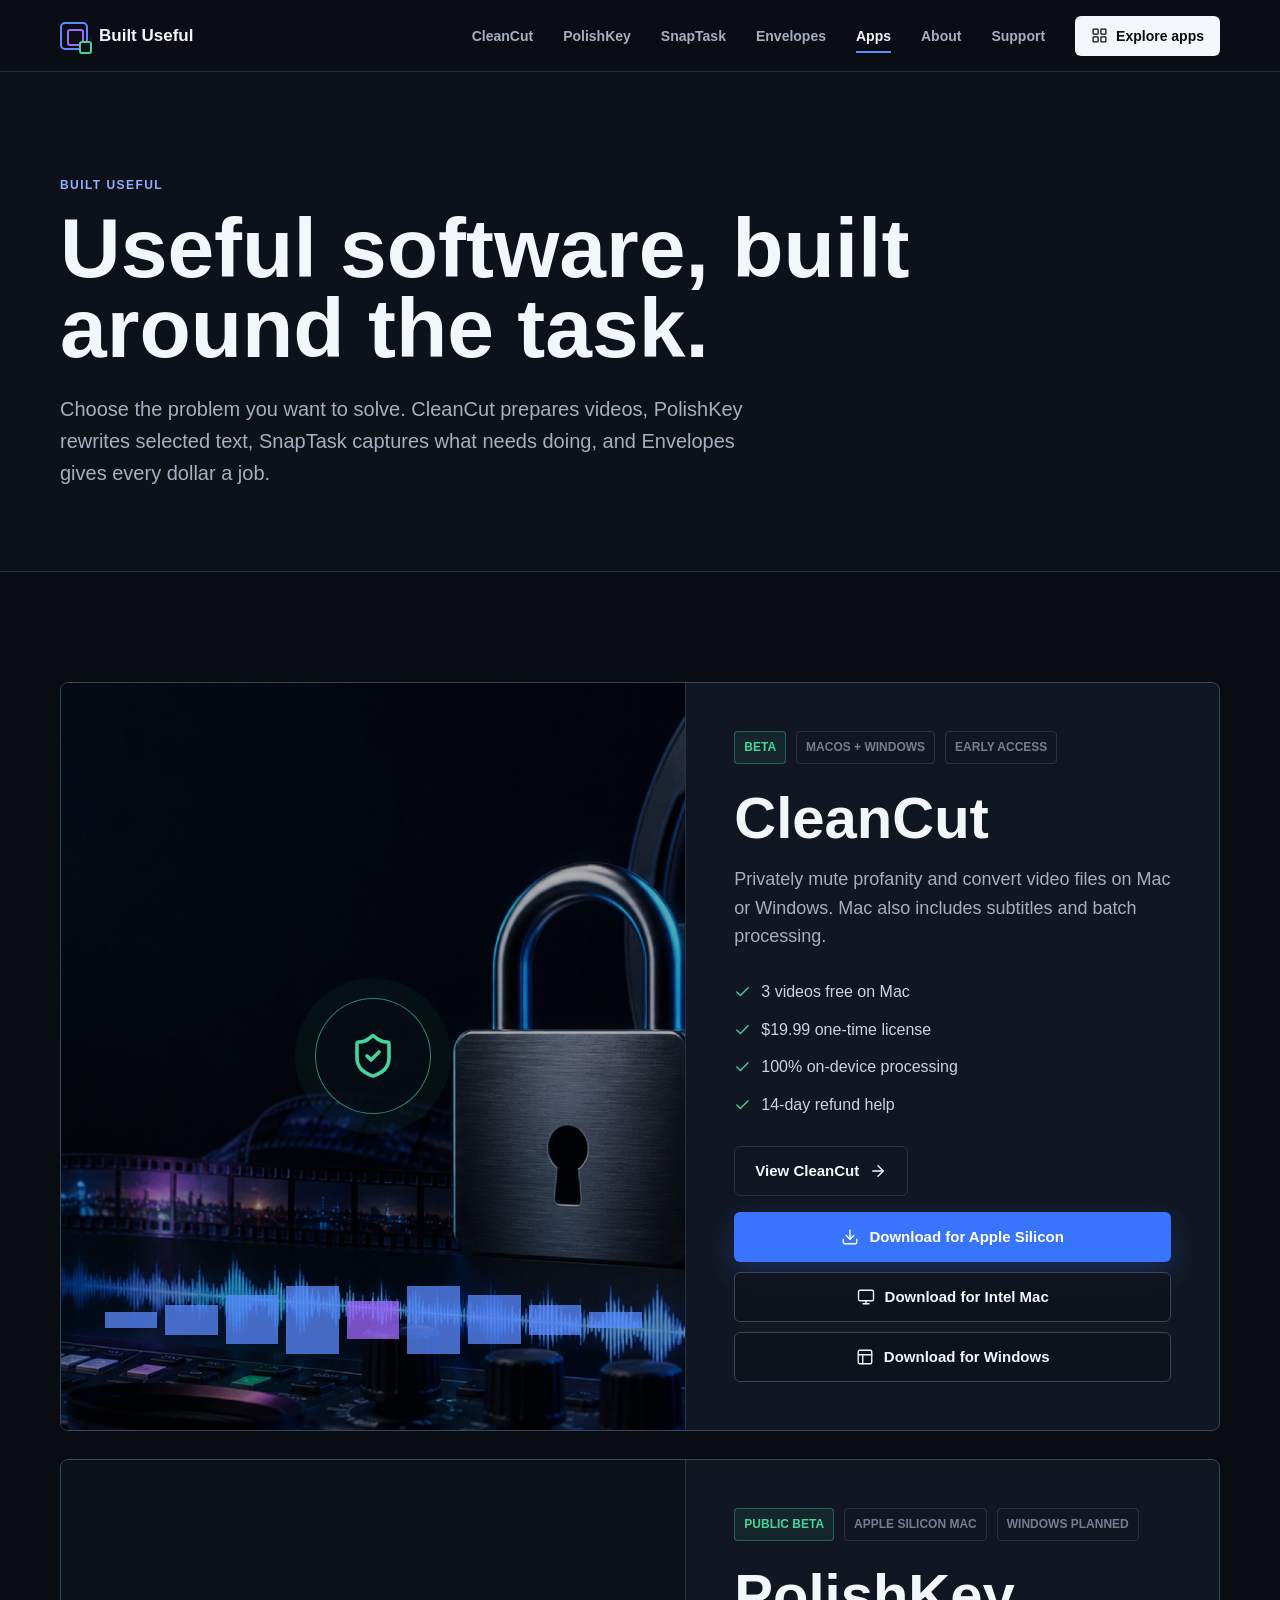
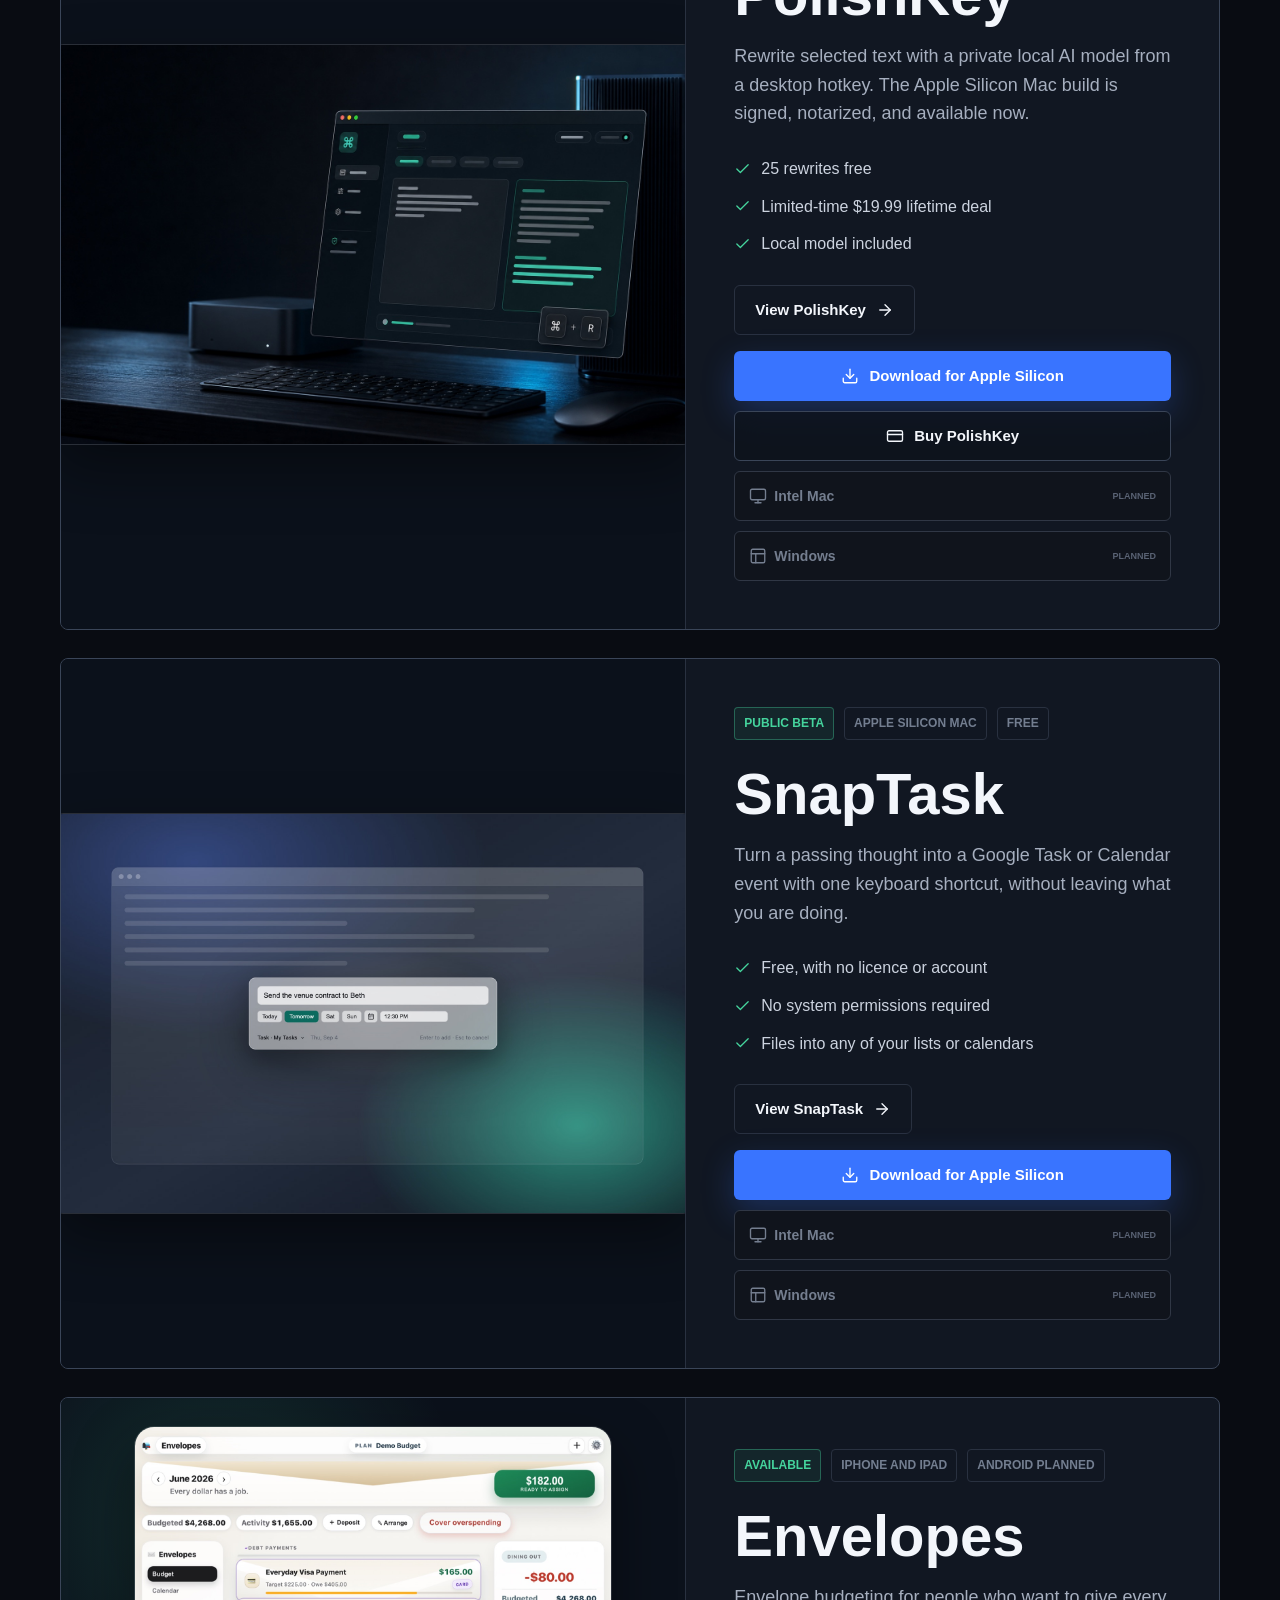
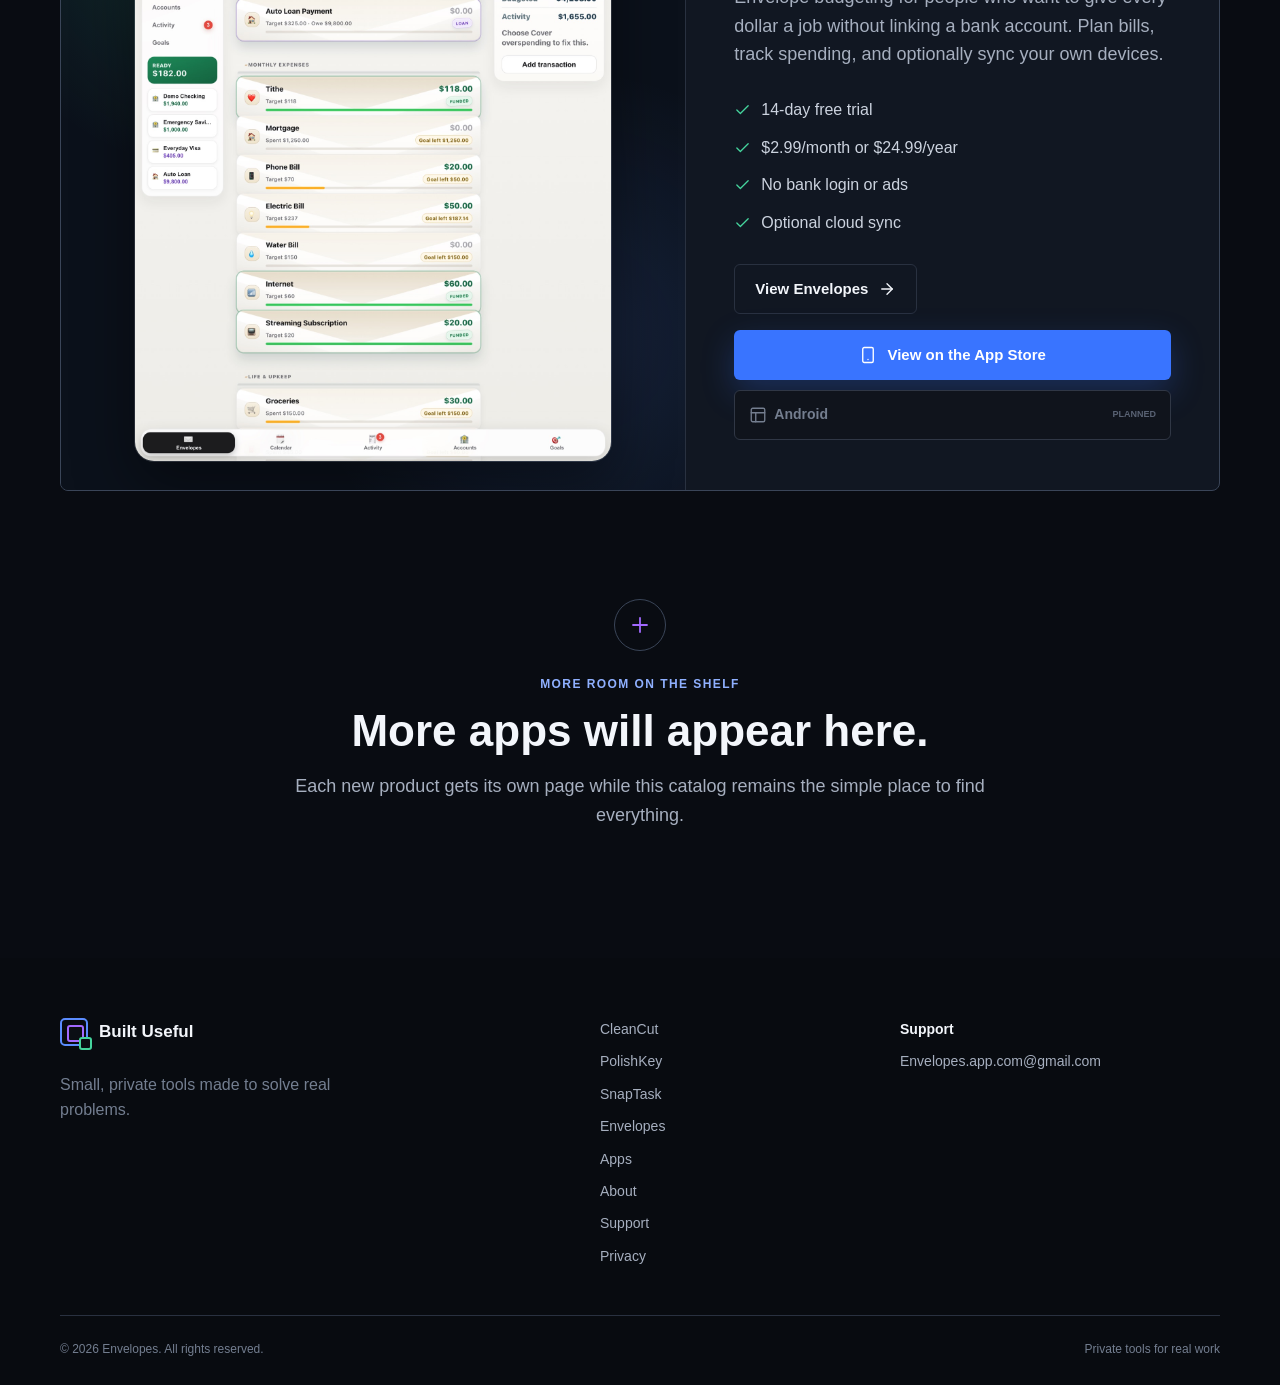
<file: index.html>
<!DOCTYPE html>
<html lang="en">
<head>
<!-- Google tag (gtag.js) -->
<script async src="https://www.googletagmanager.com/gtag/js?id=AW-18301035992"></script>
<script>
  window.dataLayer = window.dataLayer || [];
  function gtag(){dataLayer.push(arguments);}
  gtag('js', new Date());
  gtag('config', 'AW-18301035992');
</script>
  <meta charset="UTF-8">
  <meta name="viewport" content="width=device-width, initial-scale=1">
  <meta name="theme-color" content="#0b0e14">
  <meta name="description" content="Built Useful makes focused apps for video cleanup, everyday writing, and envelope budgeting.">
  <meta property="og:title" content="Built Useful | Practical apps for everyday problems">
  <meta property="og:description" content="Meet CleanCut, PolishKey, and Envelopes: focused software with clear pricing and respectful defaults.">
  <meta property="og:type" content="website">
  <meta property="og:url" content="https://builtuseful.com/">
  <meta property="og:image" content="https://builtuseful.com/assets/cleancut-hero.jpg">
  <meta name="twitter:card" content="summary_large_image">
  <link rel="canonical" href="https://builtuseful.com/">
  <link rel="icon" href="favicon.svg" type="image/svg+xml">
  <title>Built Useful | Practical apps for everyday problems</title>
  <link rel="stylesheet" href="styles.css?v=20260714a">
  <script src="assets/lucide.min.js" defer></script>
  <script src="site.js" defer></script>
</head>
<body>
  <a class="skip-link" href="#main">Skip to content</a>
  <header class="site-header">
    <div class="site-nav shell">
      <a class="brand" href="index.html" aria-label="Built Useful home"><span class="brand-mark" aria-hidden="true"><span></span></span><span>Built Useful</span></a>
      <button class="menu-toggle" type="button" aria-expanded="false" aria-controls="site-menu"><i data-lucide="menu" aria-hidden="true"></i><span>Menu</span></button>
      <nav class="nav-links" id="site-menu" aria-label="Primary navigation">
        <a href="cleancut.html">CleanCut</a>
        <a href="polishkey.html">PolishKey</a>
        <a href="snaptask.html">SnapTask</a>
        <a href="envelopes.html">Envelopes</a>
        <a class="active" href="index.html">Apps</a>
        <a href="about.html">About</a>
        <a href="support.html">Support</a>
        <a class="nav-download" href="#apps"><i data-lucide="layout-grid" aria-hidden="true"></i>Explore apps</a>
      </nav>
    </div>
  </header>

  <main id="main">
    <section class="page-hero">
      <div class="shell">
        <p class="eyebrow">Built Useful</p>
        <h1>Useful software, built around the task.</h1>
        <p>Choose the problem you want to solve. CleanCut prepares videos, PolishKey rewrites selected text, SnapTask captures what needs doing, and Envelopes gives every dollar a job.</p>
      </div>
    </section>

    <section class="section app-catalog" id="apps">
      <div class="shell">
        <article class="catalog-item">
          <div class="catalog-visual">
            <div class="catalog-lock"><i data-lucide="shield-check" aria-hidden="true"></i></div>
            <div class="catalog-wave" aria-hidden="true"><span></span><span></span><span></span><span></span><span></span><span></span><span></span><span></span><span></span></div>
          </div>
          <div class="catalog-copy">
            <div class="catalog-meta"><span class="available">Beta</span><span>macOS + Windows</span><span>Early access</span></div>
            <h2>CleanCut</h2>
            <p>Privately mute profanity and convert video files on Mac or Windows. Mac also includes subtitles and batch processing.</p>
            <ul class="catalog-points">
              <li><i data-lucide="check" aria-hidden="true"></i>3 videos free on Mac</li>
              <li><i data-lucide="check" aria-hidden="true"></i>$19.99 one-time license</li>
              <li><i data-lucide="check" aria-hidden="true"></i>100% on-device processing</li>
              <li><i data-lucide="check" aria-hidden="true"></i>14-day refund help</li>
            </ul>
            <div class="catalog-actions">
              <a class="button button-quiet" href="cleancut.html">View CleanCut <i data-lucide="arrow-right" aria-hidden="true"></i></a>
            </div>
            <div class="platform-options" role="group" aria-label="CleanCut platform downloads">
              <a class="button button-primary platform-available" href="https://github.com/EnvelopesApp/cleancut-updates/releases/latest/download/CleanCut.dmg"><i data-lucide="download" aria-hidden="true"></i>Download for Apple Silicon</a>
              <a class="button button-secondary platform-available" href="https://github.com/EnvelopesApp/cleancut-updates/releases/latest/download/CleanCut-Intel.dmg"><i data-lucide="monitor" aria-hidden="true"></i>Download for Intel Mac</a>
              <a class="button button-secondary platform-available" data-platform="windows" href="https://github.com/EnvelopesApp/cleancut-updates/releases/download/windows-v1.0.44/CleanCut-Windows-Setup-1.0.44.exe"><i data-lucide="panels-top-left" aria-hidden="true"></i>Download for Windows</a>
            </div>
          </div>
        </article>

        <article class="catalog-item">
          <div class="catalog-visual catalog-screenshot">
            <img src="assets/polishkey-hero.jpg" alt="PolishKey desktop rewrite app shown in a polished product scene.">
          </div>
          <div class="catalog-copy">
            <div class="catalog-meta"><span class="available">Public beta</span><span>Apple Silicon Mac</span><span>Windows planned</span></div>
            <h2>PolishKey</h2>
            <p>Rewrite selected text with a private local AI model from a desktop hotkey. The Apple Silicon Mac build is signed, notarized, and available now.</p>
            <ul class="catalog-points">
              <li><i data-lucide="check" aria-hidden="true"></i>25 rewrites free</li>
              <li><i data-lucide="check" aria-hidden="true"></i>Limited-time $19.99 lifetime deal</li>
              <li><i data-lucide="check" aria-hidden="true"></i>Local model included</li>
            </ul>
            <div class="catalog-actions">
              <a class="button button-quiet" href="polishkey.html">View PolishKey <i data-lucide="arrow-right" aria-hidden="true"></i></a>
            </div>
            <div class="platform-options" id="polishkey-downloads" role="group" aria-label="PolishKey platform downloads">
              <a class="button button-primary platform-available" href="https://github.com/EnvelopesApp/polishkey-updates/releases/latest/download/PolishKey.dmg"><i data-lucide="download" aria-hidden="true"></i>Download for Apple Silicon</a>
              <a class="button button-secondary platform-available" href="https://buy.polar.sh/polar_cl_Xf1NA04IJS8psvbBpwyI0D2BSNNukuS6pwHsC0betZH"><i data-lucide="credit-card" aria-hidden="true"></i>Buy PolishKey</a>
              <span class="button button-disabled" aria-disabled="true"><i data-lucide="monitor" aria-hidden="true"></i>Intel Mac <small>Planned</small></span>
              <span class="button button-disabled" aria-disabled="true"><i data-lucide="panels-top-left" aria-hidden="true"></i>Windows <small>Planned</small></span>
            </div>
          </div>
        </article>

        <article class="catalog-item">
          <div class="catalog-visual catalog-screenshot">
            <img src="assets/snaptask-hero.jpg" alt="The SnapTask capture box floating over a document, with a task typed in and Tomorrow selected.">
          </div>
          <div class="catalog-copy">
            <div class="catalog-meta"><span class="available">Public beta</span><span>Apple Silicon Mac</span><span>Free</span></div>
            <h2>SnapTask</h2>
            <p>Turn a passing thought into a Google Task or Calendar event with one keyboard shortcut, without leaving what you are doing.</p>
            <ul class="catalog-points">
              <li><i data-lucide="check" aria-hidden="true"></i>Free, with no licence or account</li>
              <li><i data-lucide="check" aria-hidden="true"></i>No system permissions required</li>
              <li><i data-lucide="check" aria-hidden="true"></i>Files into any of your lists or calendars</li>
            </ul>
            <div class="catalog-actions">
              <a class="button button-quiet" href="snaptask.html">View SnapTask <i data-lucide="arrow-right" aria-hidden="true"></i></a>
            </div>
            <div class="platform-options" role="group" aria-label="SnapTask platform downloads">
              <a class="button button-primary platform-available" href="https://github.com/EnvelopesApp/snaptask-updates/releases/latest/download/SnapTask.dmg"><i data-lucide="download" aria-hidden="true"></i>Download for Apple Silicon</a>
              <span class="button button-disabled" aria-disabled="true"><i data-lucide="monitor" aria-hidden="true"></i>Intel Mac <small>Planned</small></span>
              <span class="button button-disabled" aria-disabled="true"><i data-lucide="panels-top-left" aria-hidden="true"></i>Windows <small>Planned</small></span>
            </div>
          </div>
        </article>

        <article class="catalog-item">
          <div class="catalog-visual catalog-screenshot envelopes-card-visual">
            <img src="assets/envelopes-budget.jpg" alt="Envelopes budgeting app showing ready to assign money and envelope categories.">
          </div>
          <div class="catalog-copy">
            <div class="catalog-meta"><span class="available">Available</span><span>iPhone and iPad</span><span>Android planned</span></div>
            <h2>Envelopes</h2>
            <p>Envelope budgeting for people who want to give every dollar a job without linking a bank account. Plan bills, track spending, and optionally sync your own devices.</p>
            <ul class="catalog-points">
              <li><i data-lucide="check" aria-hidden="true"></i>14-day free trial</li>
              <li><i data-lucide="check" aria-hidden="true"></i>$2.99/month or $24.99/year</li>
              <li><i data-lucide="check" aria-hidden="true"></i>No bank login or ads</li>
              <li><i data-lucide="check" aria-hidden="true"></i>Optional cloud sync</li>
            </ul>
            <div class="catalog-actions">
              <a class="button button-quiet" href="envelopes.html">View Envelopes <i data-lucide="arrow-right" aria-hidden="true"></i></a>
            </div>
            <div class="platform-options" id="envelopes-downloads" role="group" aria-label="Envelopes app links">
              <a class="button button-primary platform-available" href="https://apps.apple.com/us/app/envelopes-the-budgeting-app/id6782375480"><i data-lucide="smartphone" aria-hidden="true"></i>View on the App Store</a>
              <span class="button button-disabled" aria-disabled="true"><i data-lucide="panels-top-left" aria-hidden="true"></i>Android <small>Planned</small></span>
            </div>
          </div>
        </article>

        <div class="catalog-coming">
          <div><i data-lucide="plus" aria-hidden="true"></i></div>
          <p class="eyebrow">More room on the shelf</p>
          <h2>More apps will appear here.</h2>
          <p>Each new product gets its own page while this catalog remains the simple place to find everything.</p>
        </div>
      </div>
    </section>
  </main>

  <footer class="site-footer">
    <div class="shell footer-grid">
      <div><a class="brand" href="index.html"><span class="brand-mark" aria-hidden="true"><span></span></span><span>Built Useful</span></a><p>Small, private tools made to solve real problems.</p></div>
      <div class="footer-links"><a href="cleancut.html">CleanCut</a><a href="polishkey.html">PolishKey</a><a href="snaptask.html">SnapTask</a><a href="envelopes.html">Envelopes</a><a href="apps.html">Apps</a><a href="about.html">About</a><a href="support.html">Support</a><a href="privacy.html">Privacy</a></div>
      <div class="footer-contact"><span>Support</span><a href="mailto:Envelopes.app.com@gmail.com">Envelopes.app.com@gmail.com</a></div>
    </div>
    <div class="shell footer-bottom"><span>© 2026 Envelopes. All rights reserved.</span><span>Private tools for real work</span></div>
  </footer>
</body>
</html>
</file>
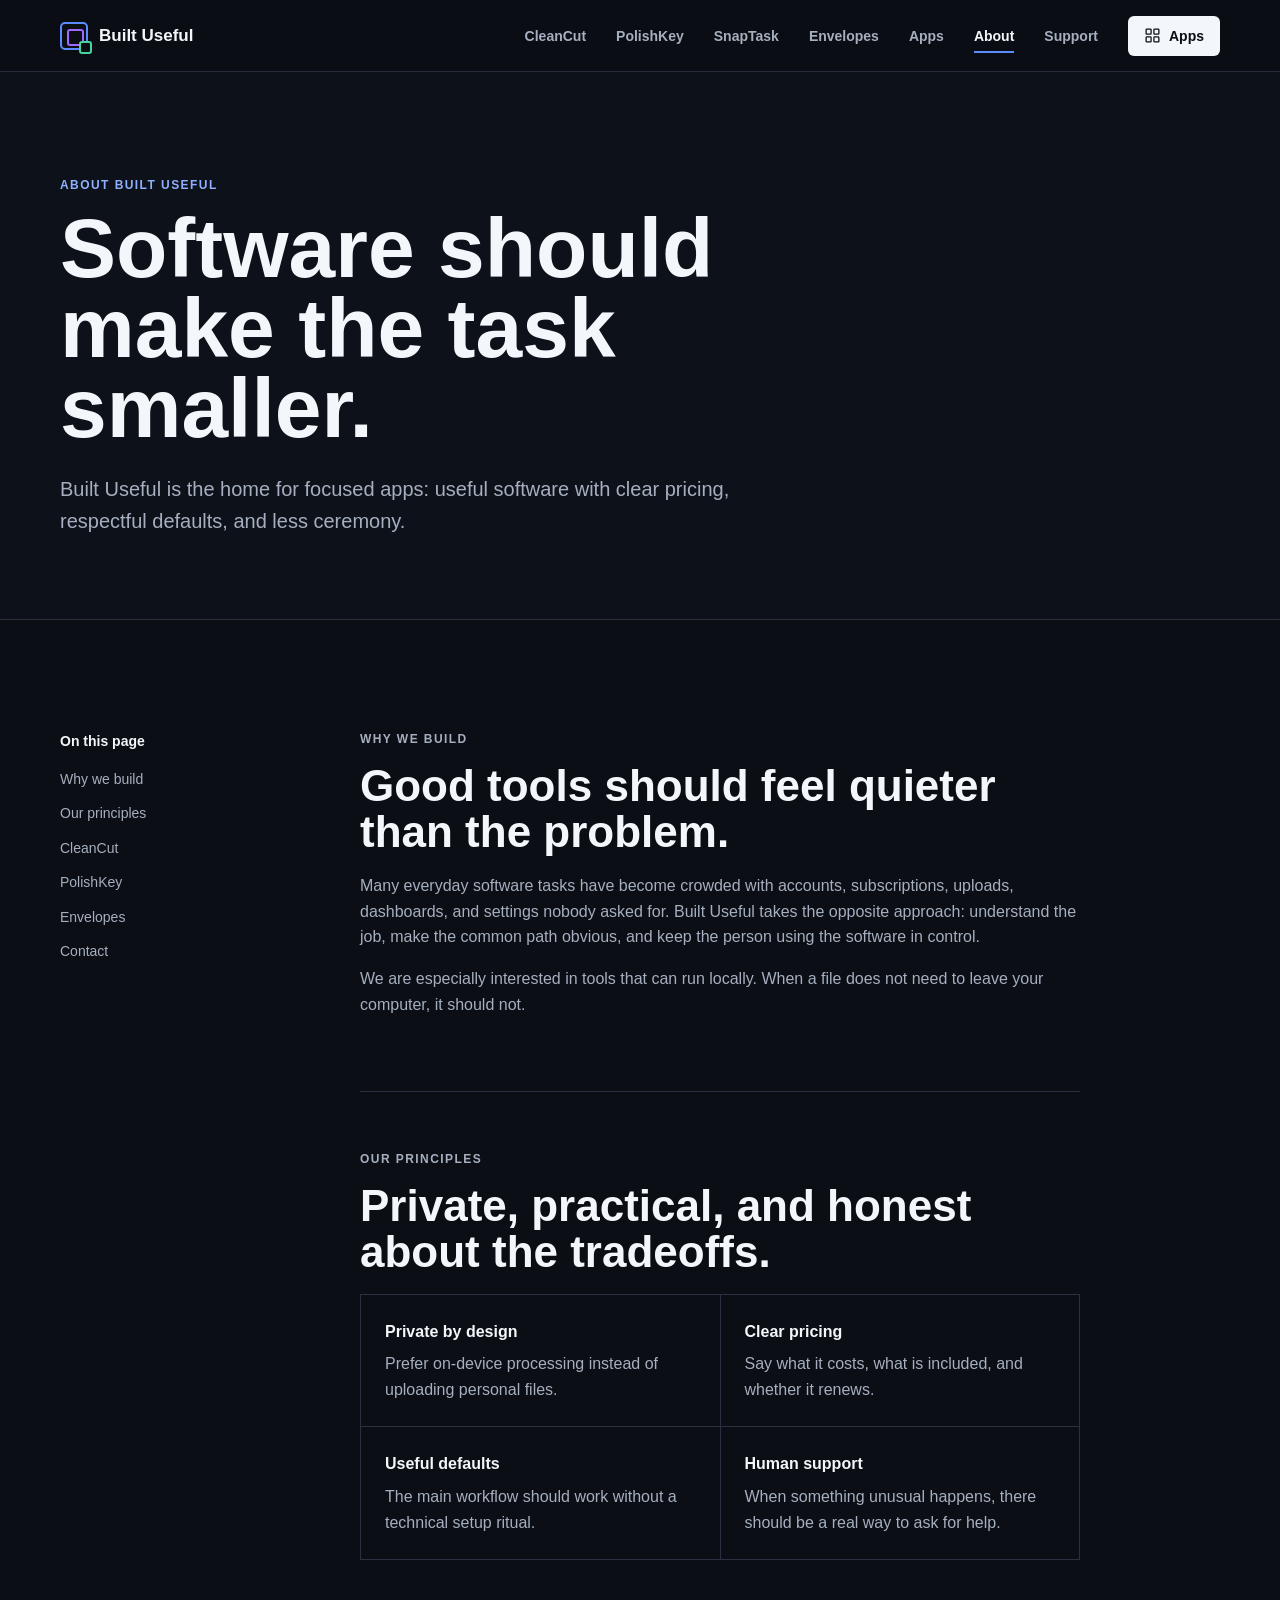
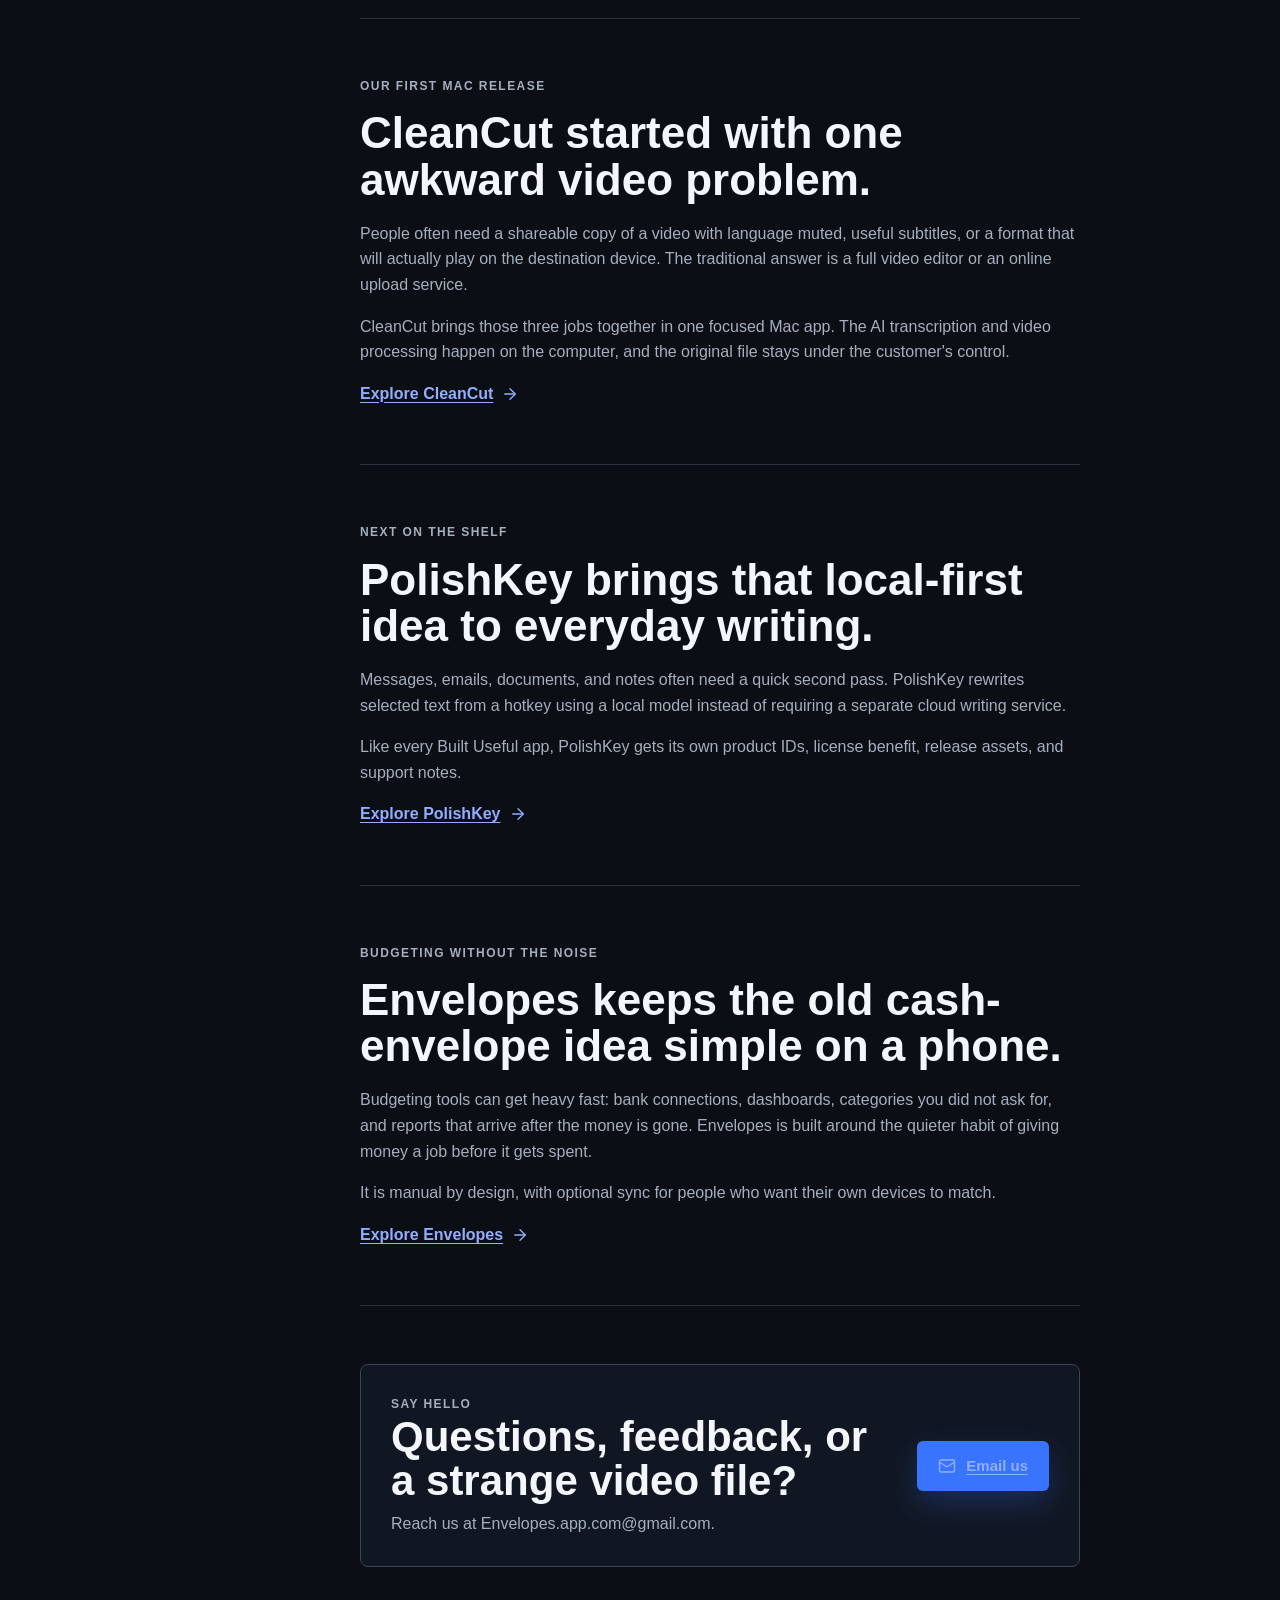
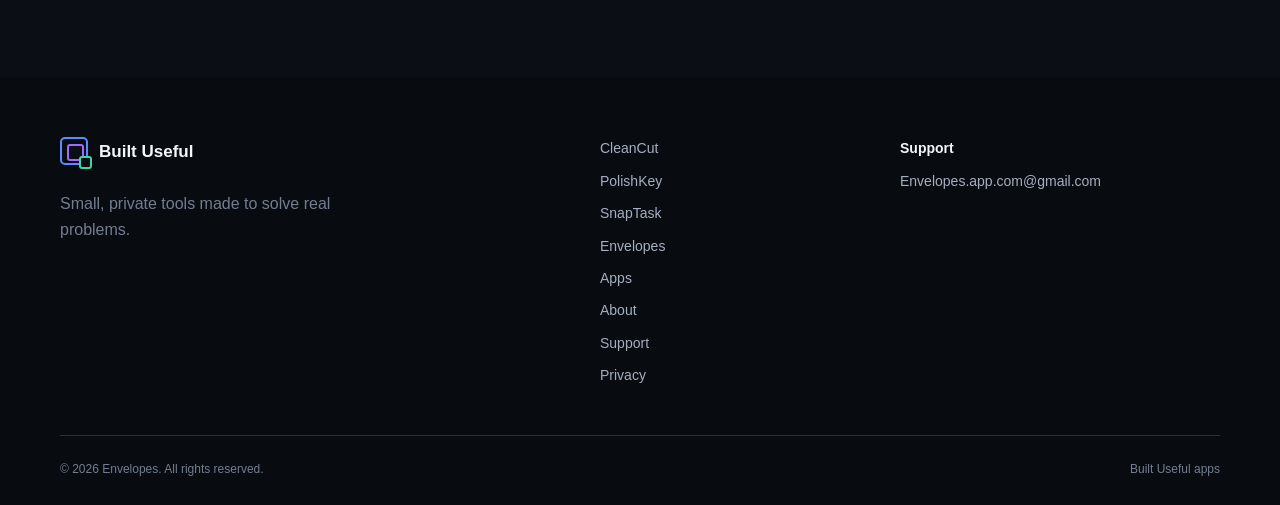
<file: about.html>
<!DOCTYPE html>
<html lang="en">
<head>
<!-- Google tag (gtag.js) -->
<script async src="https://www.googletagmanager.com/gtag/js?id=AW-18301035992"></script>
<script>
  window.dataLayer = window.dataLayer || [];
  function gtag(){dataLayer.push(arguments);}
  gtag('js', new Date());
  gtag('config', 'AW-18301035992');
</script>
  <meta charset="UTF-8">
  <meta name="viewport" content="width=device-width, initial-scale=1">
  <meta name="theme-color" content="#0b0e14">
  <meta name="description" content="About Built Useful and the thinking behind CleanCut, PolishKey, Envelopes, and practical software with respectful defaults.">
  <link rel="canonical" href="https://builtuseful.com/about.html">
  <link rel="icon" href="favicon.svg" type="image/svg+xml">
  <title>About | Built Useful</title>
  <link rel="stylesheet" href="styles.css?v=20260714a">
  <script src="assets/lucide.min.js" defer></script>
  <script src="site.js" defer></script>
</head>
<body>
  <a class="skip-link" href="#main">Skip to content</a>
  <header class="site-header">
    <div class="site-nav shell">
      <a class="brand" href="index.html" aria-label="Built Useful home"><span class="brand-mark" aria-hidden="true"><span></span></span><span>Built Useful</span></a>
      <button class="menu-toggle" type="button" aria-expanded="false" aria-controls="site-menu"><i data-lucide="menu" aria-hidden="true"></i><span>Menu</span></button>
      <nav class="nav-links" id="site-menu" aria-label="Primary navigation">
        <a href="cleancut.html">CleanCut</a>
        <a href="polishkey.html">PolishKey</a>
        <a href="snaptask.html">SnapTask</a>
        <a href="envelopes.html">Envelopes</a>
        <a href="apps.html">Apps</a>
        <a class="active" href="about.html">About</a>
        <a href="support.html">Support</a>
        <a class="nav-download" href="apps.html"><i data-lucide="layout-grid" aria-hidden="true"></i>Apps</a>
      </nav>
    </div>
  </header>

  <main id="main">
    <section class="page-hero">
      <div class="shell">
        <p class="eyebrow">About Built Useful</p>
        <h1>Software should make the task smaller.</h1>
        <p>Built Useful is the home for focused apps: useful software with clear pricing, respectful defaults, and less ceremony.</p>
      </div>
    </section>

    <section class="section">
      <div class="shell content-layout">
        <nav class="content-nav" aria-label="About page sections">
          <strong>On this page</strong>
          <a href="#why">Why we build</a>
          <a href="#principles">Our principles</a>
          <a href="#cleancut">CleanCut</a>
          <a href="#polishkey">PolishKey</a>
          <a href="#envelopes">Envelopes</a>
          <a href="#contact">Contact</a>
        </nav>
        <div>
          <section class="prose-section" id="why">
            <p class="eyebrow">Why we build</p>
            <h2>Good tools should feel quieter than the problem.</h2>
            <p>Many everyday software tasks have become crowded with accounts, subscriptions, uploads, dashboards, and settings nobody asked for. Built Useful takes the opposite approach: understand the job, make the common path obvious, and keep the person using the software in control.</p>
            <p>We are especially interested in tools that can run locally. When a file does not need to leave your computer, it should not.</p>
          </section>

          <section class="prose-section" id="principles">
            <p class="eyebrow">Our principles</p>
            <h2>Private, practical, and honest about the tradeoffs.</h2>
            <div class="spec-grid">
              <div><strong>Private by design</strong><span>Prefer on-device processing instead of uploading personal files.</span></div>
              <div><strong>Clear pricing</strong><span>Say what it costs, what is included, and whether it renews.</span></div>
              <div><strong>Useful defaults</strong><span>The main workflow should work without a technical setup ritual.</span></div>
              <div><strong>Human support</strong><span>When something unusual happens, there should be a real way to ask for help.</span></div>
            </div>
          </section>

          <section class="prose-section" id="cleancut">
            <p class="eyebrow">Our first Mac release</p>
            <h2>CleanCut started with one awkward video problem.</h2>
            <p>People often need a shareable copy of a video with language muted, useful subtitles, or a format that will actually play on the destination device. The traditional answer is a full video editor or an online upload service.</p>
            <p>CleanCut brings those three jobs together in one focused Mac app. The AI transcription and video processing happen on the computer, and the original file stays under the customer's control.</p>
            <a class="text-link" href="cleancut.html">Explore CleanCut <i data-lucide="arrow-right" aria-hidden="true"></i></a>
          </section>

          <section class="prose-section" id="polishkey">
            <p class="eyebrow">Next on the shelf</p>
            <h2>PolishKey brings that local-first idea to everyday writing.</h2>
            <p>Messages, emails, documents, and notes often need a quick second pass. PolishKey rewrites selected text from a hotkey using a local model instead of requiring a separate cloud writing service.</p>
            <p>Like every Built Useful app, PolishKey gets its own product IDs, license benefit, release assets, and support notes.</p>
            <a class="text-link" href="polishkey.html">Explore PolishKey <i data-lucide="arrow-right" aria-hidden="true"></i></a>
          </section>

          <section class="prose-section" id="envelopes">
            <p class="eyebrow">Budgeting without the noise</p>
            <h2>Envelopes keeps the old cash-envelope idea simple on a phone.</h2>
            <p>Budgeting tools can get heavy fast: bank connections, dashboards, categories you did not ask for, and reports that arrive after the money is gone. Envelopes is built around the quieter habit of giving money a job before it gets spent.</p>
            <p>It is manual by design, with optional sync for people who want their own devices to match.</p>
            <a class="text-link" href="envelopes.html">Explore Envelopes <i data-lucide="arrow-right" aria-hidden="true"></i></a>
          </section>

          <section class="prose-section" id="contact">
            <div class="contact-panel">
              <div>
                <p class="eyebrow">Say hello</p>
                <h2>Questions, feedback, or a strange video file?</h2>
                <p>Reach us at Envelopes.app.com@gmail.com.</p>
              </div>
              <a class="button button-primary" href="mailto:Envelopes.app.com@gmail.com?subject=Built%20Useful%20question"><i data-lucide="mail" aria-hidden="true"></i>Email us</a>
            </div>
          </section>
        </div>
      </div>
    </section>
  </main>

  <footer class="site-footer">
    <div class="shell footer-grid">
      <div><a class="brand" href="index.html"><span class="brand-mark" aria-hidden="true"><span></span></span><span>Built Useful</span></a><p>Small, private tools made to solve real problems.</p></div>
      <div class="footer-links"><a href="cleancut.html">CleanCut</a><a href="polishkey.html">PolishKey</a><a href="snaptask.html">SnapTask</a><a href="envelopes.html">Envelopes</a><a href="apps.html">Apps</a><a href="about.html">About</a><a href="support.html">Support</a><a href="privacy.html">Privacy</a></div>
      <div class="footer-contact"><span>Support</span><a href="mailto:Envelopes.app.com@gmail.com">Envelopes.app.com@gmail.com</a></div>
    </div>
    <div class="shell footer-bottom"><span>© 2026 Envelopes. All rights reserved.</span><span>Built Useful apps</span></div>
  </footer>
</body>
</html>
</file>
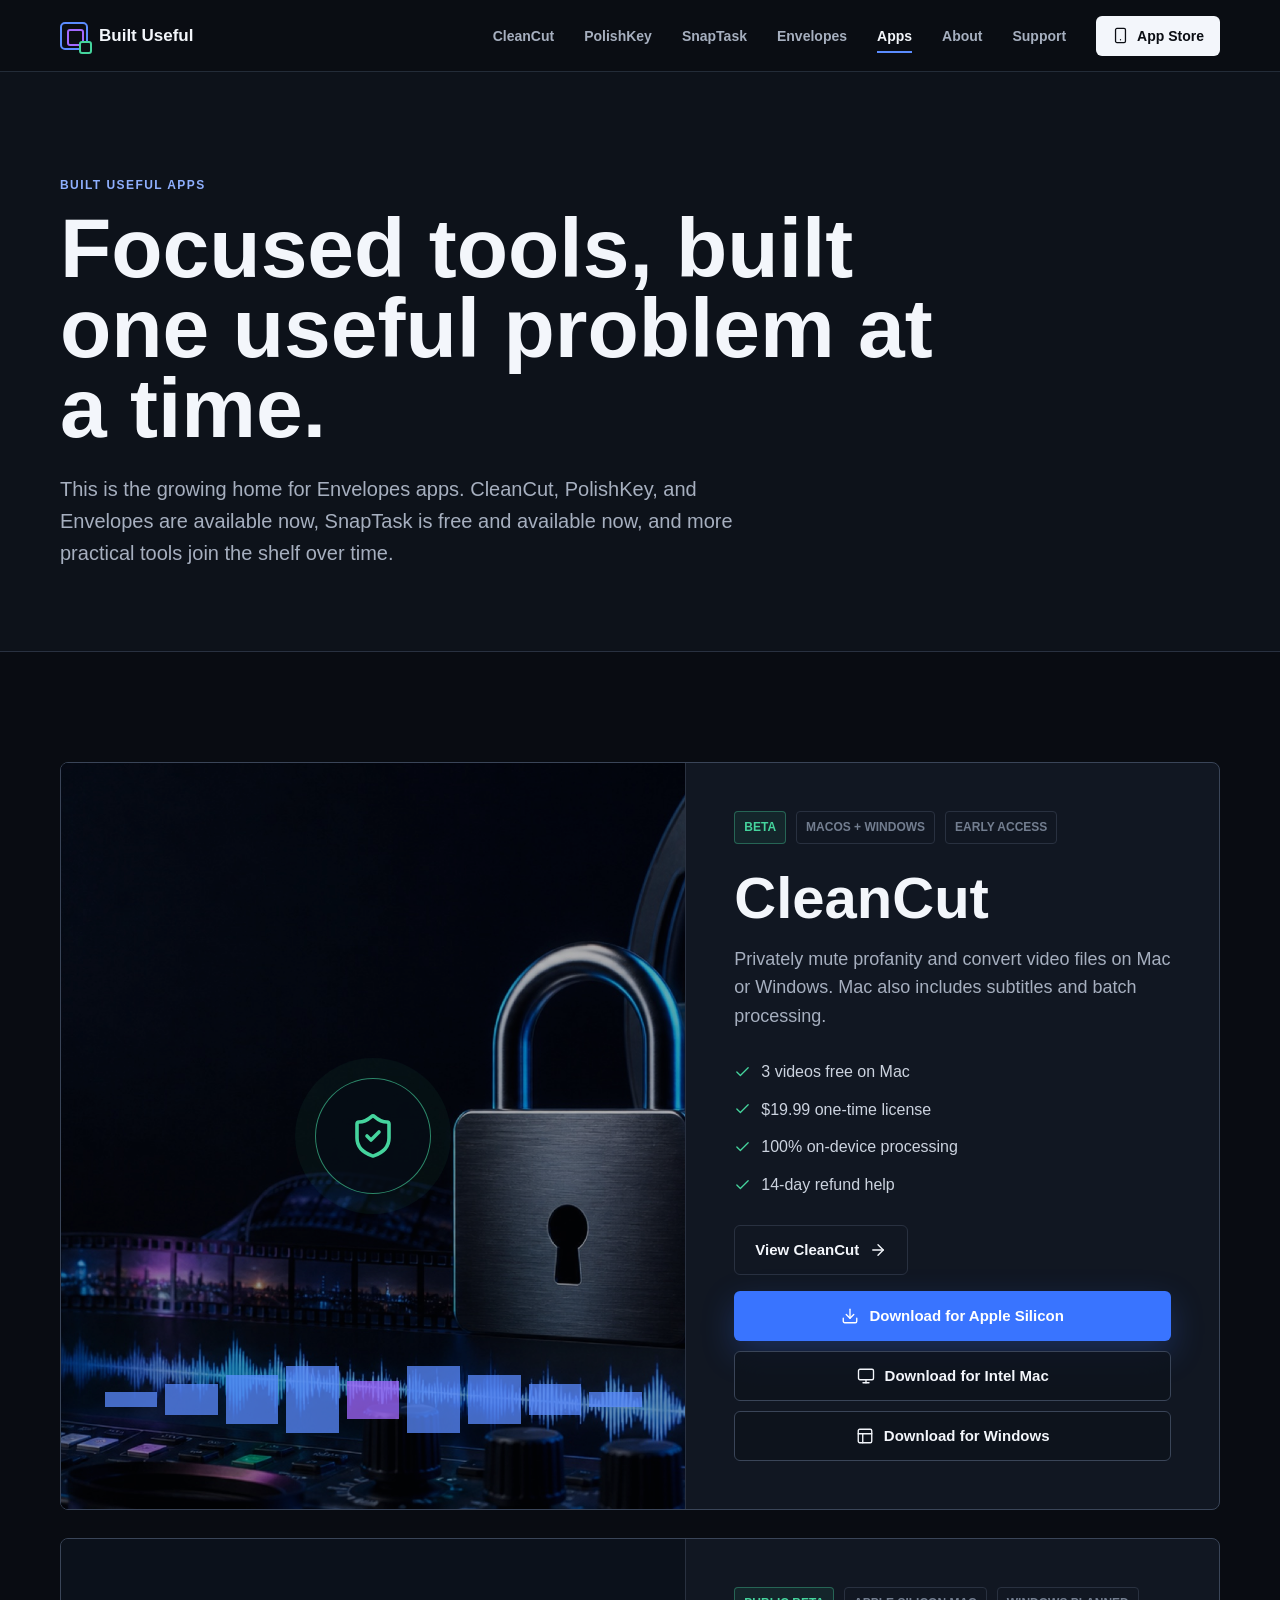
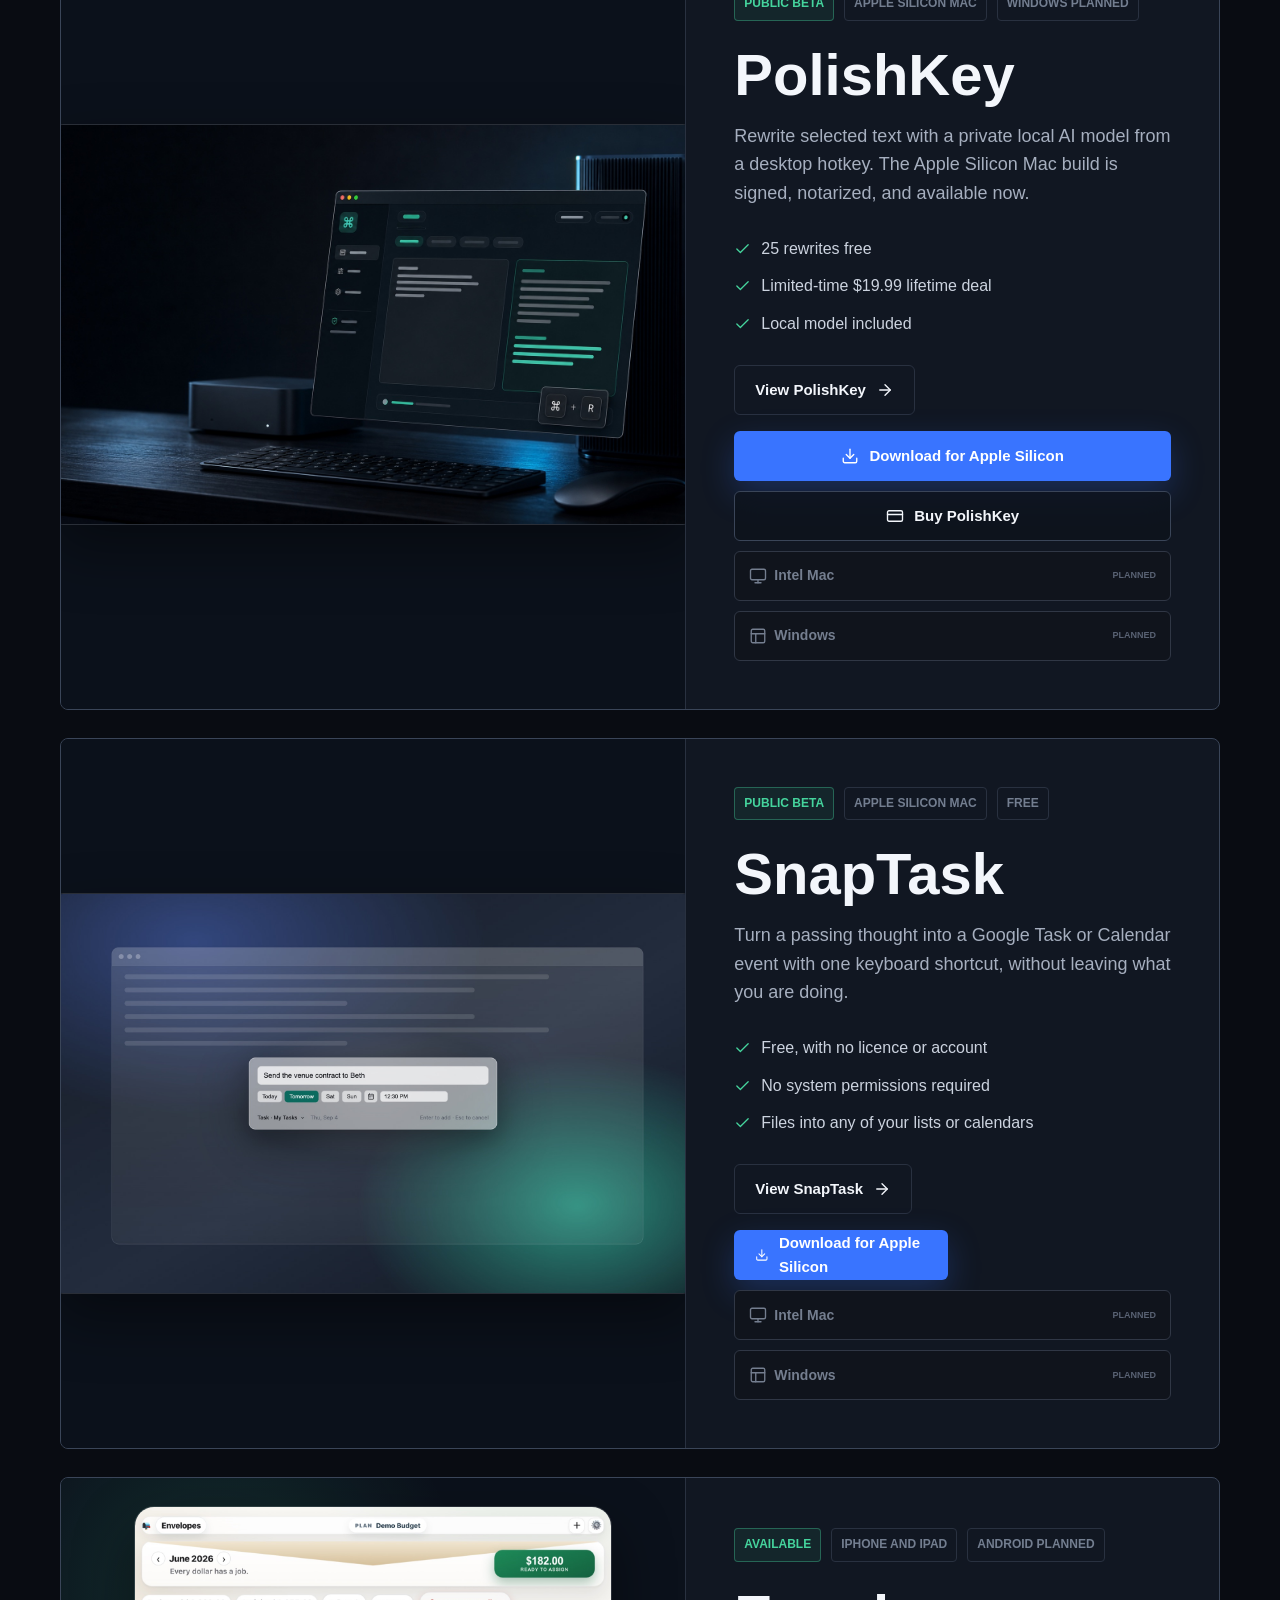
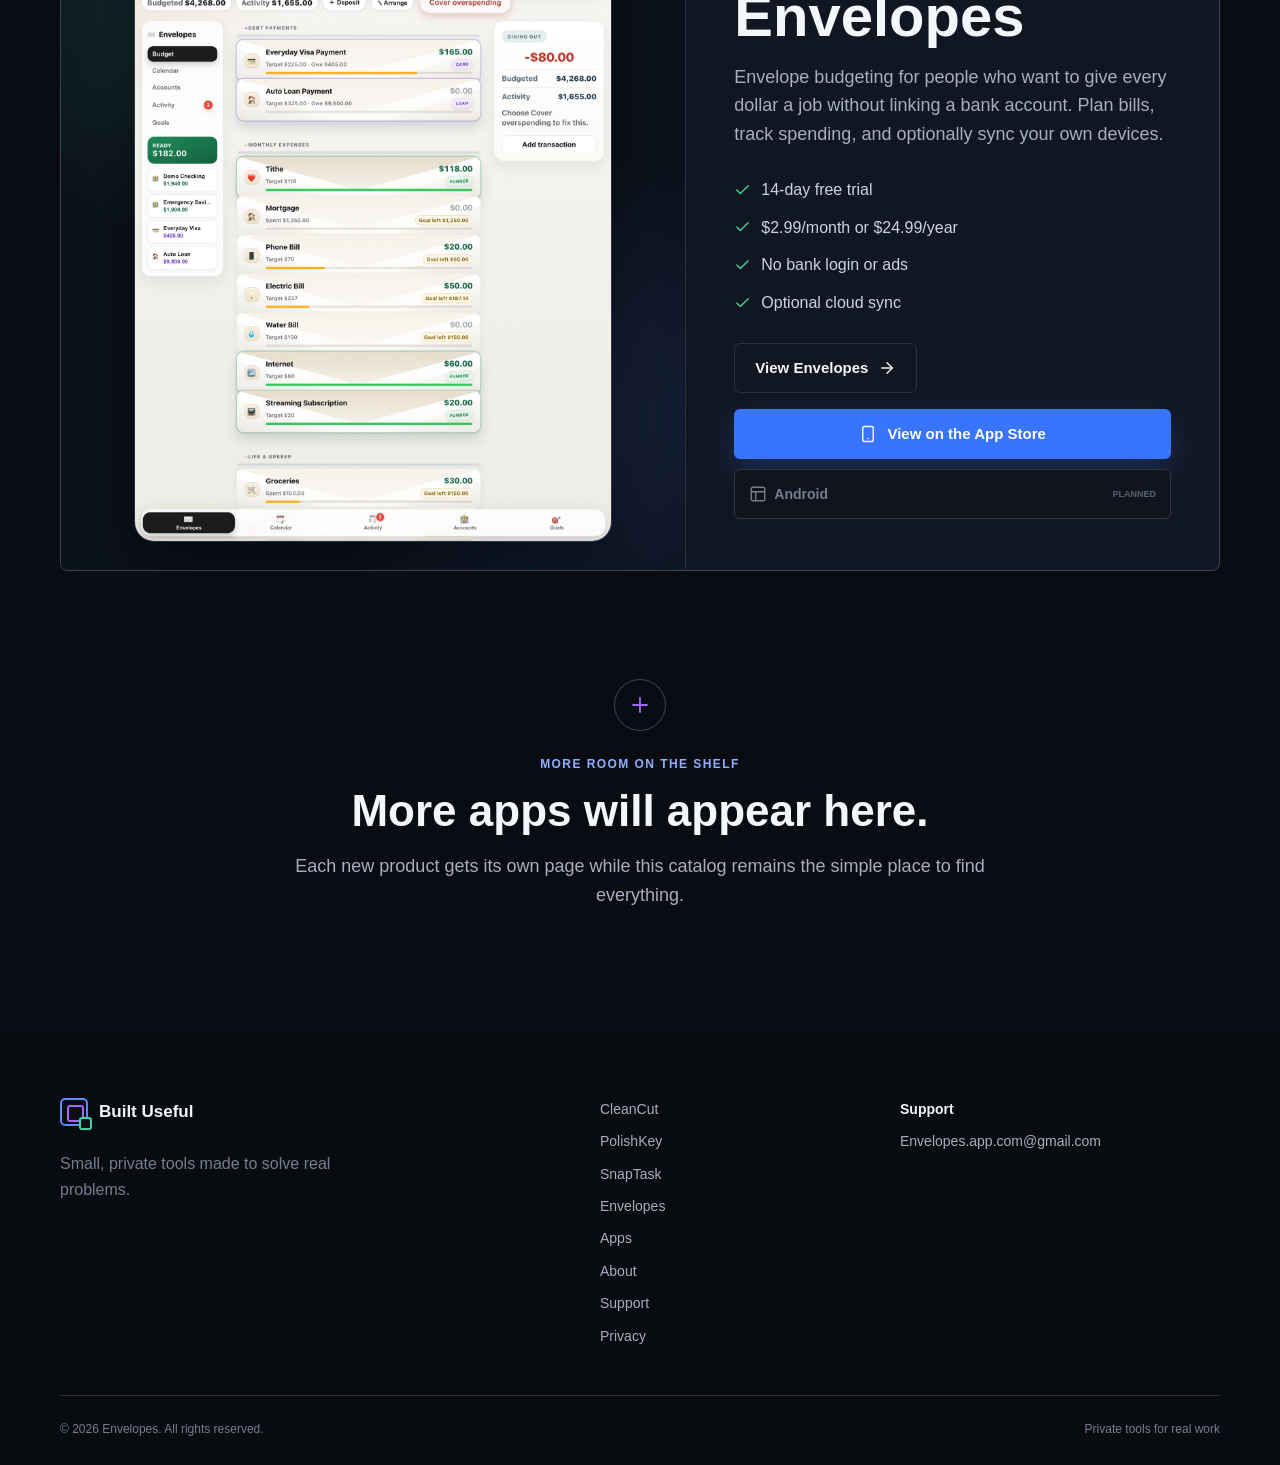
<file: apps.html>
<!DOCTYPE html>
<html lang="en">
<head>
<!-- Google tag (gtag.js) -->
<script async src="https://www.googletagmanager.com/gtag/js?id=AW-18301035992"></script>
<script>
  window.dataLayer = window.dataLayer || [];
  function gtag(){dataLayer.push(arguments);}
  gtag('js', new Date());
  gtag('config', 'AW-18301035992');
</script>
  <meta charset="UTF-8">
  <meta name="viewport" content="width=device-width, initial-scale=1">
  <meta name="theme-color" content="#0b0e14">
  <meta name="description" content="Browse CleanCut, PolishKey, Envelopes, and the growing collection of practical apps from Built Useful.">
  <link rel="canonical" href="https://builtuseful.com/apps.html">
  <link rel="icon" href="favicon.svg" type="image/svg+xml">
  <title>Apps | Built Useful</title>
  <link rel="stylesheet" href="styles.css?v=20260714a">
  <script src="assets/lucide.min.js" defer></script>
  <script src="site.js" defer></script>
</head>
<body>
  <a class="skip-link" href="#main">Skip to content</a>
  <header class="site-header">
    <div class="site-nav shell">
      <a class="brand" href="index.html" aria-label="Built Useful home"><span class="brand-mark" aria-hidden="true"><span></span></span><span>Built Useful</span></a>
      <button class="menu-toggle" type="button" aria-expanded="false" aria-controls="site-menu"><i data-lucide="menu" aria-hidden="true"></i><span>Menu</span></button>
      <nav class="nav-links" id="site-menu" aria-label="Primary navigation">
        <a href="cleancut.html">CleanCut</a>
        <a href="polishkey.html">PolishKey</a>
        <a href="snaptask.html">SnapTask</a>
        <a href="envelopes.html">Envelopes</a>
        <a class="active" href="apps.html">Apps</a>
        <a href="about.html">About</a>
        <a href="support.html">Support</a>
        <a class="nav-download" href="envelopes.html#app-store"><i data-lucide="smartphone" aria-hidden="true"></i>App Store</a>
      </nav>
    </div>
  </header>

  <main id="main">
    <section class="page-hero">
      <div class="shell">
        <p class="eyebrow">Built Useful Apps</p>
        <h1>Focused tools, built one useful problem at a time.</h1>
        <p>This is the growing home for Envelopes apps. CleanCut, PolishKey, and Envelopes are available now, SnapTask is free and available now, and more practical tools join the shelf over time.</p>
      </div>
    </section>

    <section class="section app-catalog">
      <div class="shell">
        <article class="catalog-item">
          <div class="catalog-visual">
            <div class="catalog-lock"><i data-lucide="shield-check" aria-hidden="true"></i></div>
            <div class="catalog-wave" aria-hidden="true"><span></span><span></span><span></span><span></span><span></span><span></span><span></span><span></span><span></span></div>
          </div>
          <div class="catalog-copy">
            <div class="catalog-meta"><span class="available">Beta</span><span>macOS + Windows</span><span>Early access</span></div>
            <h2>CleanCut</h2>
            <p>Privately mute profanity and convert video files on Mac or Windows. Mac also includes subtitles and batch processing.</p>
            <ul class="catalog-points">
              <li><i data-lucide="check" aria-hidden="true"></i>3 videos free on Mac</li>
              <li><i data-lucide="check" aria-hidden="true"></i>$19.99 one-time license</li>
              <li><i data-lucide="check" aria-hidden="true"></i>100% on-device processing</li>
              <li><i data-lucide="check" aria-hidden="true"></i>14-day refund help</li>
            </ul>
            <div class="catalog-actions">
              <a class="button button-quiet" href="cleancut.html">View CleanCut <i data-lucide="arrow-right" aria-hidden="true"></i></a>
            </div>
            <div class="platform-options" role="group" aria-label="CleanCut platform downloads">
              <a class="button button-primary platform-available" href="https://github.com/EnvelopesApp/cleancut-updates/releases/latest/download/CleanCut.dmg"><i data-lucide="download" aria-hidden="true"></i>Download for Apple Silicon</a>
              <a class="button button-secondary platform-available" href="https://github.com/EnvelopesApp/cleancut-updates/releases/latest/download/CleanCut-Intel.dmg"><i data-lucide="monitor" aria-hidden="true"></i>Download for Intel Mac</a>
              <a class="button button-secondary platform-available" data-platform="windows" href="https://github.com/EnvelopesApp/cleancut-updates/releases/download/windows-v1.0.44/CleanCut-Windows-Setup-1.0.44.exe"><i data-lucide="panels-top-left" aria-hidden="true"></i>Download for Windows</a>
            </div>
          </div>
        </article>

        <article class="catalog-item">
          <div class="catalog-visual catalog-screenshot">
            <img src="assets/polishkey-hero.jpg" alt="PolishKey desktop rewrite app shown in a polished product scene.">
          </div>
          <div class="catalog-copy">
            <div class="catalog-meta"><span class="available">Public beta</span><span>Apple Silicon Mac</span><span>Windows planned</span></div>
            <h2>PolishKey</h2>
            <p>Rewrite selected text with a private local AI model from a desktop hotkey. The Apple Silicon Mac build is signed, notarized, and available now.</p>
            <ul class="catalog-points">
              <li><i data-lucide="check" aria-hidden="true"></i>25 rewrites free</li>
              <li><i data-lucide="check" aria-hidden="true"></i>Limited-time $19.99 lifetime deal</li>
              <li><i data-lucide="check" aria-hidden="true"></i>Local model included</li>
            </ul>
            <div class="catalog-actions">
              <a class="button button-quiet" href="polishkey.html">View PolishKey <i data-lucide="arrow-right" aria-hidden="true"></i></a>
            </div>
            <div class="platform-options" id="polishkey-downloads" role="group" aria-label="PolishKey platform downloads">
              <a class="button button-primary platform-available" href="https://github.com/EnvelopesApp/polishkey-updates/releases/latest/download/PolishKey.dmg"><i data-lucide="download" aria-hidden="true"></i>Download for Apple Silicon</a>
              <a class="button button-secondary platform-available" href="https://buy.polar.sh/polar_cl_Xf1NA04IJS8psvbBpwyI0D2BSNNukuS6pwHsC0betZH"><i data-lucide="credit-card" aria-hidden="true"></i>Buy PolishKey</a>
              <span class="button button-disabled" aria-disabled="true"><i data-lucide="monitor" aria-hidden="true"></i>Intel Mac <small>Planned</small></span>
              <span class="button button-disabled" aria-disabled="true"><i data-lucide="panels-top-left" aria-hidden="true"></i>Windows <small>Planned</small></span>
            </div>
          </div>
        </article>

        <article class="catalog-item">
          <div class="catalog-visual catalog-screenshot">
            <img src="assets/snaptask-hero.jpg" alt="The SnapTask capture box floating over a document, with a task typed in and Tomorrow selected.">
          </div>
          <div class="catalog-copy">
            <div class="catalog-meta"><span class="available">Public beta</span><span>Apple Silicon Mac</span><span>Free</span></div>
            <h2>SnapTask</h2>
            <p>Turn a passing thought into a Google Task or Calendar event with one keyboard shortcut, without leaving what you are doing.</p>
            <ul class="catalog-points">
              <li><i data-lucide="check" aria-hidden="true"></i>Free, with no licence or account</li>
              <li><i data-lucide="check" aria-hidden="true"></i>No system permissions required</li>
              <li><i data-lucide="check" aria-hidden="true"></i>Files into any of your lists or calendars</li>
            </ul>
            <div class="catalog-actions">
              <a class="button button-quiet" href="snaptask.html">View SnapTask <i data-lucide="arrow-right" aria-hidden="true"></i></a>
            </div>
            <div class="platform-options" id="snaptask-downloads" role="group" aria-label="SnapTask platform downloads">
              <a class="button button-primary" href="https://github.com/EnvelopesApp/snaptask-updates/releases/latest/download/SnapTask.dmg"><i data-lucide="download" aria-hidden="true"></i>Download for Apple Silicon</a>
              <span class="button button-disabled" aria-disabled="true"><i data-lucide="monitor" aria-hidden="true"></i>Intel Mac <small>Planned</small></span>
              <span class="button button-disabled" aria-disabled="true"><i data-lucide="panels-top-left" aria-hidden="true"></i>Windows <small>Planned</small></span>
            </div>
          </div>
        </article>

        <article class="catalog-item">
          <div class="catalog-visual catalog-screenshot envelopes-card-visual">
            <img src="assets/envelopes-budget.jpg" alt="Envelopes budgeting app showing ready to assign money and envelope categories.">
          </div>
          <div class="catalog-copy">
            <div class="catalog-meta"><span class="available">Available</span><span>iPhone and iPad</span><span>Android planned</span></div>
            <h2>Envelopes</h2>
            <p>Envelope budgeting for people who want to give every dollar a job without linking a bank account. Plan bills, track spending, and optionally sync your own devices.</p>
            <ul class="catalog-points">
              <li><i data-lucide="check" aria-hidden="true"></i>14-day free trial</li>
              <li><i data-lucide="check" aria-hidden="true"></i>$2.99/month or $24.99/year</li>
              <li><i data-lucide="check" aria-hidden="true"></i>No bank login or ads</li>
              <li><i data-lucide="check" aria-hidden="true"></i>Optional cloud sync</li>
            </ul>
            <div class="catalog-actions">
              <a class="button button-quiet" href="envelopes.html">View Envelopes <i data-lucide="arrow-right" aria-hidden="true"></i></a>
            </div>
            <div class="platform-options" id="envelopes-downloads" role="group" aria-label="Envelopes app links">
              <a class="button button-primary platform-available" href="https://apps.apple.com/us/app/envelopes-the-budgeting-app/id6782375480"><i data-lucide="smartphone" aria-hidden="true"></i>View on the App Store</a>
              <span class="button button-disabled" aria-disabled="true"><i data-lucide="panels-top-left" aria-hidden="true"></i>Android <small>Planned</small></span>
            </div>
          </div>
        </article>

        <div class="catalog-coming">
          <div><i data-lucide="plus" aria-hidden="true"></i></div>
          <p class="eyebrow">More room on the shelf</p>
          <h2>More apps will appear here.</h2>
          <p>Each new product gets its own page while this catalog remains the simple place to find everything.</p>
        </div>
      </div>
    </section>
  </main>

  <footer class="site-footer">
    <div class="shell footer-grid">
      <div><a class="brand" href="index.html"><span class="brand-mark" aria-hidden="true"><span></span></span><span>Built Useful</span></a><p>Small, private tools made to solve real problems.</p></div>
      <div class="footer-links"><a href="cleancut.html">CleanCut</a><a href="polishkey.html">PolishKey</a><a href="snaptask.html">SnapTask</a><a href="envelopes.html">Envelopes</a><a href="apps.html">Apps</a><a href="about.html">About</a><a href="support.html">Support</a><a href="privacy.html">Privacy</a></div>
      <div class="footer-contact"><span>Support</span><a href="mailto:Envelopes.app.com@gmail.com">Envelopes.app.com@gmail.com</a></div>
    </div>
    <div class="shell footer-bottom"><span>© 2026 Envelopes. All rights reserved.</span><span>Private tools for real work</span></div>
  </footer>
</body>
</html>
</file>
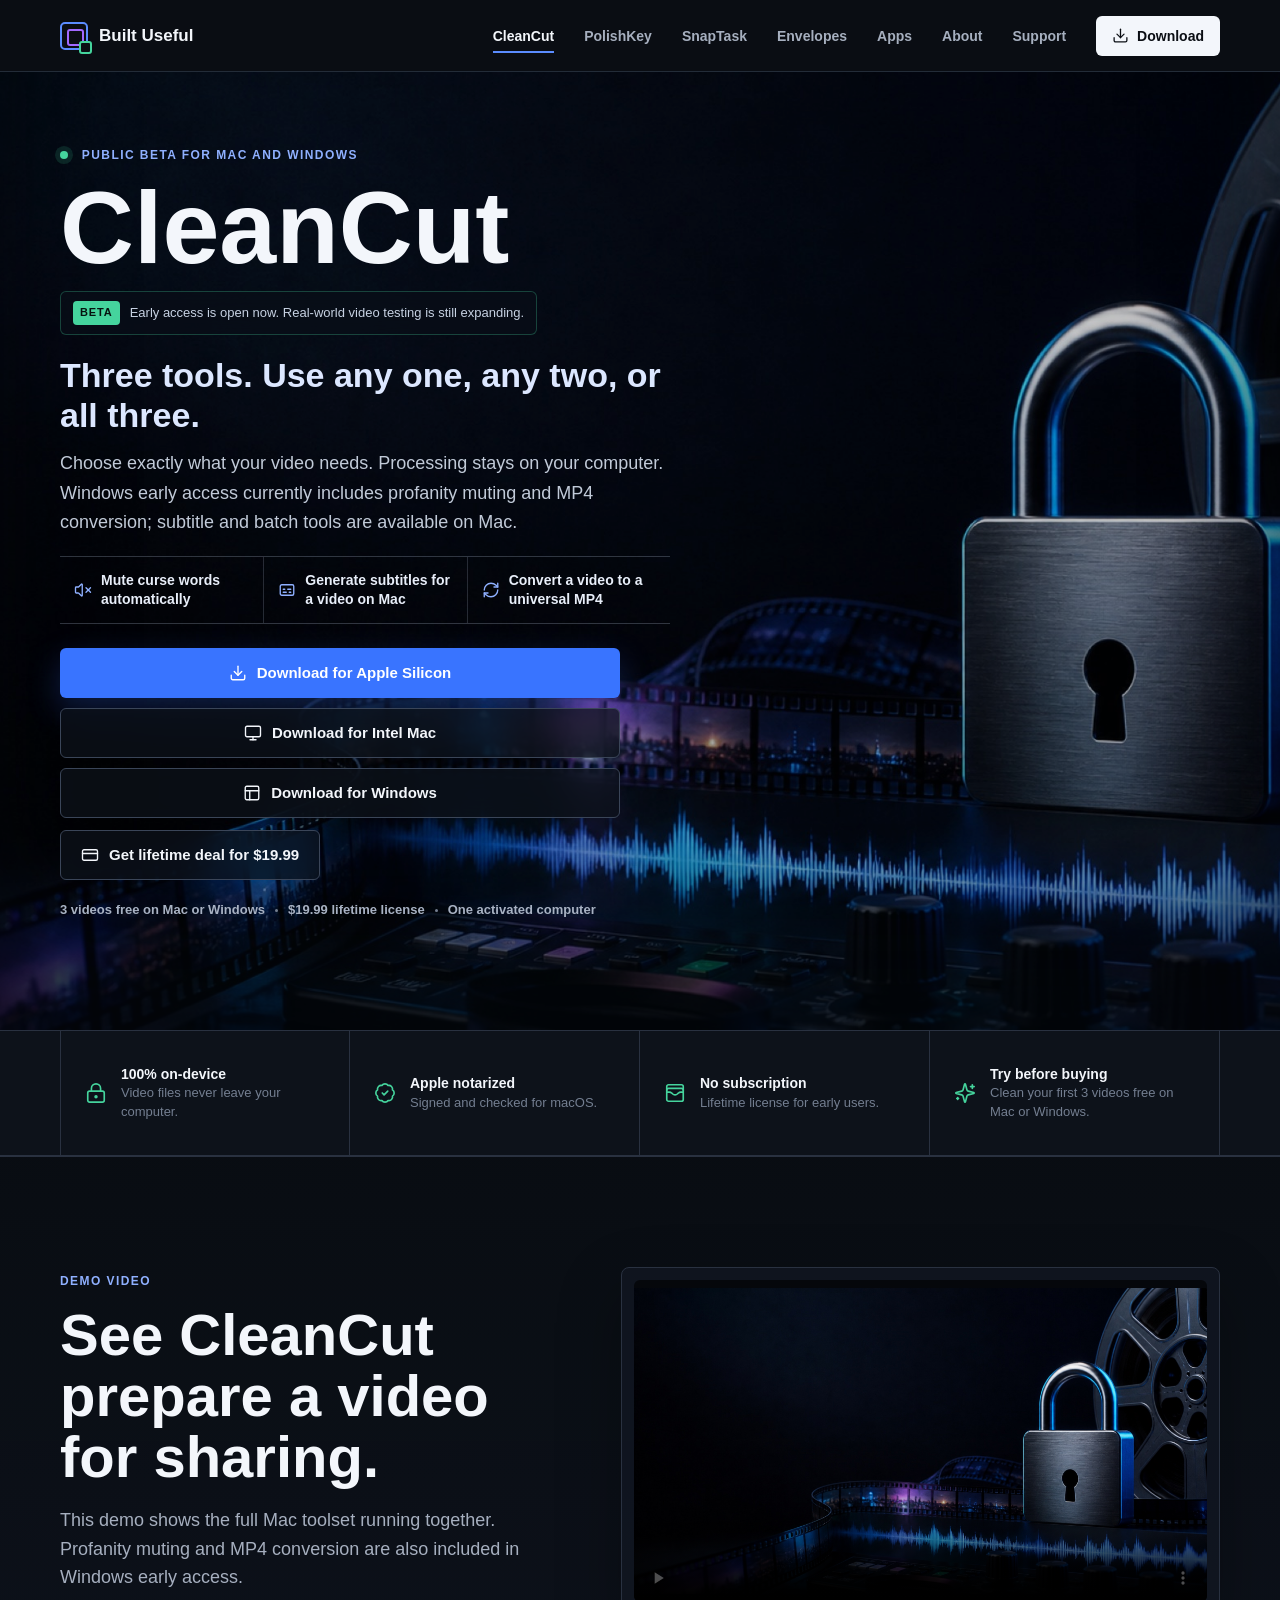
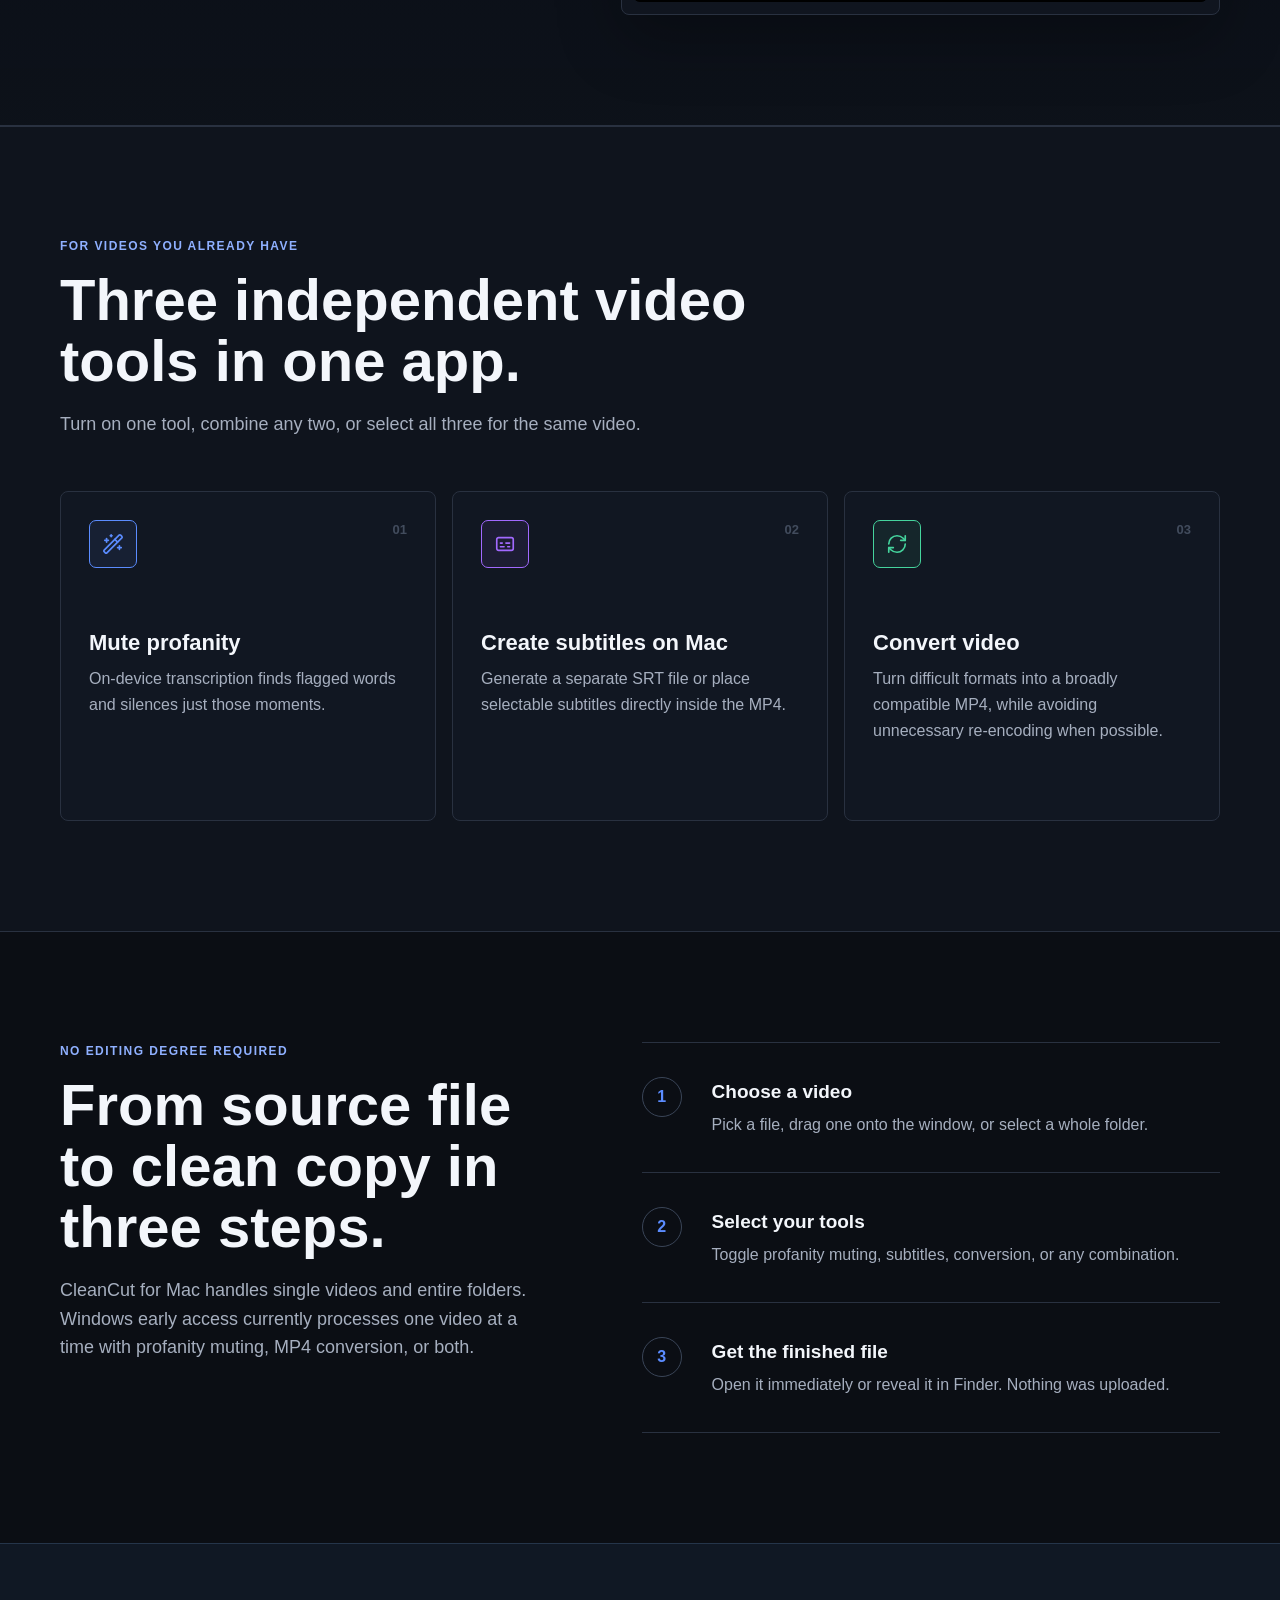
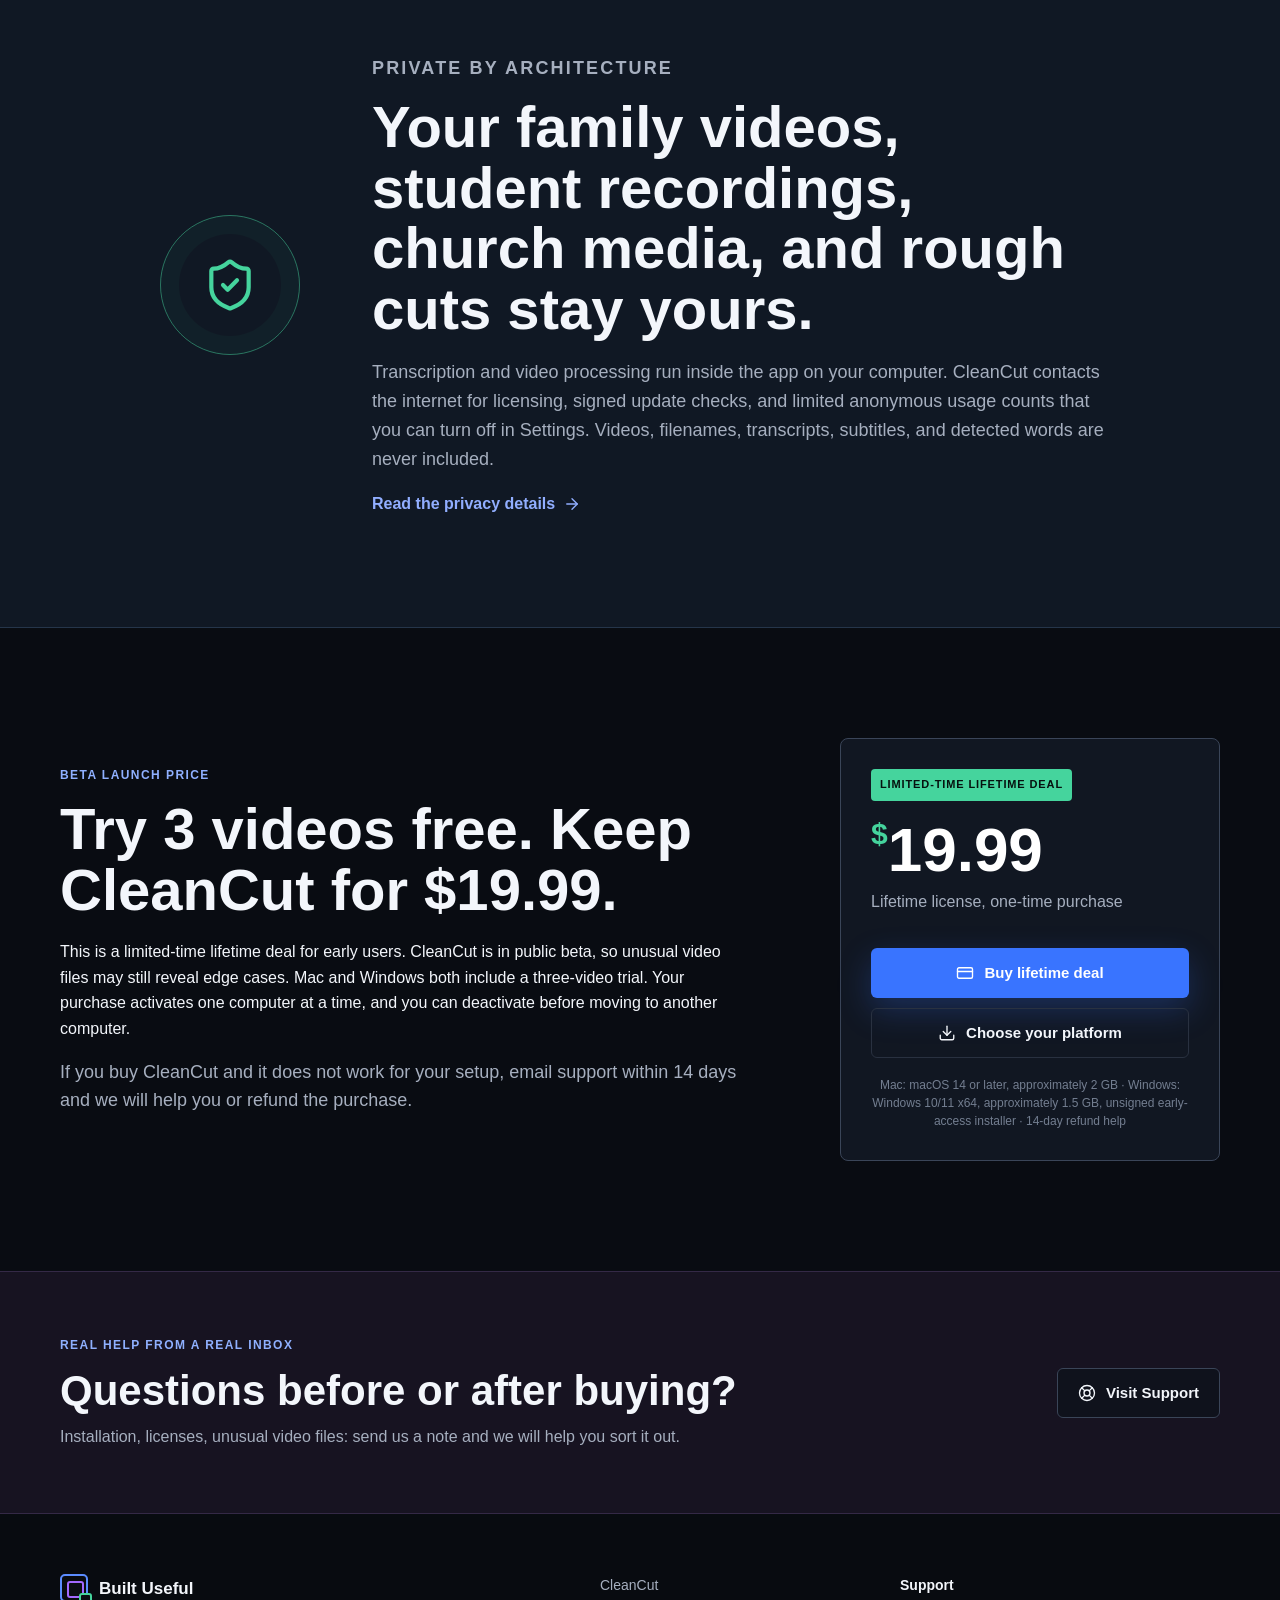
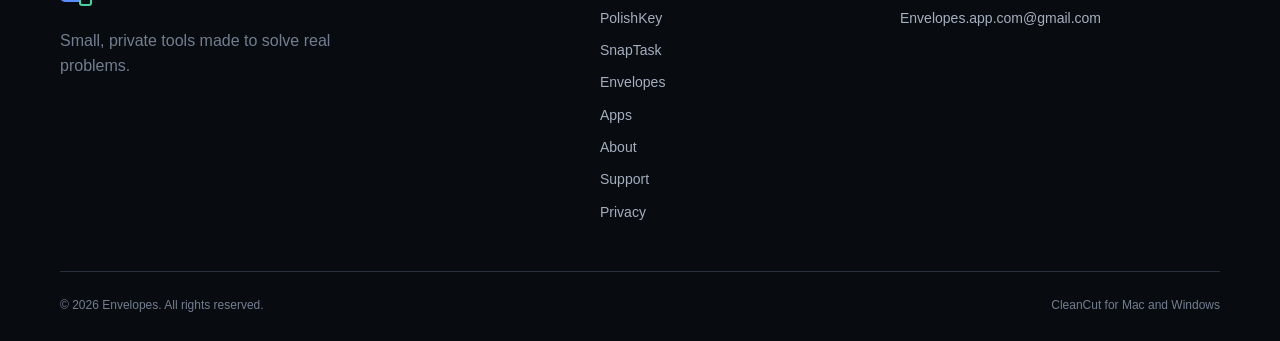
<file: cleancut.html>
<!DOCTYPE html>
<html lang="en">
<head>
<!-- Google tag (gtag.js) -->
<script async src="https://www.googletagmanager.com/gtag/js?id=AW-18301035992"></script>
<script>
  window.dataLayer = window.dataLayer || [];
  function gtag(){dataLayer.push(arguments);}
  gtag('js', new Date());
  gtag('config', 'AW-18301035992');
</script>
  <meta charset="UTF-8">
  <meta name="viewport" content="width=device-width, initial-scale=1">
  <meta name="theme-color" content="#0b0e14">
  <meta name="description" content="CleanCut privately mutes profanity and converts video files on Mac and Windows, with subtitle tools available on Mac.">
  <meta property="og:title" content="CleanCut | Private video cleanup for Mac and Windows">
  <meta property="og:description" content="Privately mute profanity and convert video files on Mac and Windows. Subtitle tools are also available on Mac.">
  <meta property="og:type" content="website">
  <meta property="og:url" content="https://builtuseful.com/cleancut.html">
  <meta property="og:image" content="https://builtuseful.com/assets/cleancut-hero.jpg">
  <meta name="twitter:card" content="summary_large_image">
  <link rel="canonical" href="https://builtuseful.com/cleancut.html">
  <link rel="icon" href="favicon.svg" type="image/svg+xml">
  <title>CleanCut | Private video cleanup for Mac and Windows</title>
  <link rel="stylesheet" href="styles.css?v=20260716a">
  <script src="assets/lucide.min.js" defer></script>
  <script src="site.js" defer></script>
</head>
<body>
  <a class="skip-link" href="#main">Skip to content</a>
  <header class="site-header">
    <div class="site-nav shell">
      <a class="brand" href="index.html" aria-label="Built Useful home">
        <span class="brand-mark" aria-hidden="true"><span></span></span>
        <span>Built Useful</span>
      </a>
      <button class="menu-toggle" type="button" aria-expanded="false" aria-controls="site-menu">
        <i data-lucide="menu" aria-hidden="true"></i>
        <span>Menu</span>
      </button>
      <nav class="nav-links" id="site-menu" aria-label="Primary navigation">
        <a class="active" href="cleancut.html">CleanCut</a>
        <a href="polishkey.html">PolishKey</a>
        <a href="snaptask.html">SnapTask</a>
        <a href="envelopes.html">Envelopes</a>
        <a href="apps.html">Apps</a>
        <a href="about.html">About</a>
        <a href="support.html">Support</a>
        <a class="nav-download" href="cleancut.html#downloads">
          <i data-lucide="download" aria-hidden="true"></i>
          Download
        </a>
      </nav>
    </div>
  </header>

  <main id="main">
    <section class="hero">
      <div class="hero-shade" aria-hidden="true"></div>
      <div class="shell hero-content">
        <p class="eyebrow"><span class="status-dot"></span> Public beta for Mac and Windows</p>
        <h1>CleanCut</h1>
        <div class="beta-banner"><span>Beta</span> Early access is open now. Real-world video testing is still expanding.</div>
        <p class="hero-lede">Three tools. Use any one, any two, or all three.</p>
        <p class="hero-copy">Choose exactly what your video needs. Processing stays on your computer. Windows early access currently includes profanity muting and MP4 conversion; subtitle and batch tools are available on Mac.</p>
        <ul class="hero-tool-list" aria-label="CleanCut tools">
          <li><i data-lucide="volume-x" aria-hidden="true"></i><span>Mute curse words automatically</span></li>
          <li><i data-lucide="captions" aria-hidden="true"></i><span>Generate subtitles for a video on Mac</span></li>
          <li><i data-lucide="refresh-cw" aria-hidden="true"></i><span>Convert a video to a universal MP4</span></li>
        </ul>
        <div class="platform-options hero-platform-options" id="downloads" role="group" aria-label="CleanCut platform downloads">
          <a class="button button-primary platform-available" href="https://github.com/EnvelopesApp/cleancut-updates/releases/latest/download/CleanCut.dmg">
            <i data-lucide="download" aria-hidden="true"></i>
            Download for Apple Silicon
          </a>
          <a class="button button-secondary platform-available" href="https://github.com/EnvelopesApp/cleancut-updates/releases/latest/download/CleanCut-Intel.dmg"><i data-lucide="monitor" aria-hidden="true"></i>Download for Intel Mac</a>
          <a class="button button-secondary platform-available" data-platform="windows" href="https://github.com/EnvelopesApp/cleancut-updates/releases/download/windows-v1.0.44/CleanCut-Windows-Setup-1.0.44.exe"><i data-lucide="panels-top-left" aria-hidden="true"></i>Download for Windows</a>
        </div>
        <div class="hero-actions hero-purchase-actions">
          <a class="button button-secondary" href="https://buy.polar.sh/polar_cl_ecQVRK65Frv7xlwUFgsDpXMhYEspQDliIrXDZ1W9nYR">
            <i data-lucide="credit-card" aria-hidden="true"></i>
            Get lifetime deal for $19.99
          </a>
        </div>
        <p class="hero-meta">3 videos free on Mac or Windows <span></span> $19.99 lifetime license <span></span> One activated computer</p>
      </div>
    </section>

    <section class="trust-strip" aria-label="Product highlights">
      <div class="shell trust-grid">
        <div><i data-lucide="lock-keyhole" aria-hidden="true"></i><span><strong>100% on-device</strong>Video files never leave your computer.</span></div>
        <div><i data-lucide="badge-check" aria-hidden="true"></i><span><strong>Apple notarized</strong>Signed and checked for macOS.</span></div>
        <div><i data-lucide="wallet-cards" aria-hidden="true"></i><span><strong>No subscription</strong>Lifetime license for early users.</span></div>
        <div><i data-lucide="sparkles" aria-hidden="true"></i><span><strong>Try before buying</strong>Clean your first 3 videos free on Mac or Windows.</span></div>
      </div>
    </section>

    <section class="section demo-section" id="cleancut-demo" aria-labelledby="cleancut-demo-title">
      <div class="shell demo-layout">
        <div class="section-heading">
          <p class="eyebrow">Demo video</p>
          <h2 id="cleancut-demo-title">See CleanCut prepare a video for sharing.</h2>
          <p>This demo shows the full Mac toolset running together. Profanity muting and MP4 conversion are also included in Windows early access.</p>
        </div>
        <div class="demo-media" aria-label="CleanCut demo video">
          <video controls preload="metadata" playsinline poster="assets/cleancut-hero.jpg">
            <source src="assets/cleancut-demo-1920x1080.mp4?v=20260629a" type="video/mp4">
            <track src="assets/cleancut-demo-1920x1080-captions.vtt?v=20260629a" kind="captions" srclang="en" label="English captions" default>
            Your browser does not support the CleanCut demo video.
          </video>
        </div>
      </div>
    </section>

    <section class="section soft-band" id="features" aria-labelledby="features-title">
      <div class="shell">
        <div class="section-heading">
          <p class="eyebrow">For videos you already have</p>
          <h2 id="features-title">Three independent video tools in one app.</h2>
          <p>Turn on one tool, combine any two, or select all three for the same video.</p>
        </div>
        <div class="feature-grid">
          <article class="feature-card">
            <div class="feature-icon blue"><i data-lucide="wand-sparkles" aria-hidden="true"></i></div>
            <p class="feature-number">01</p>
            <h3>Mute profanity</h3>
            <p>On-device transcription finds flagged words and silences just those moments.</p>
          </article>
          <article class="feature-card">
            <div class="feature-icon violet"><i data-lucide="captions" aria-hidden="true"></i></div>
            <p class="feature-number">02</p>
            <h3>Create subtitles on Mac</h3>
            <p>Generate a separate SRT file or place selectable subtitles directly inside the MP4.</p>
          </article>
          <article class="feature-card">
            <div class="feature-icon green"><i data-lucide="refresh-cw" aria-hidden="true"></i></div>
            <p class="feature-number">03</p>
            <h3>Convert video</h3>
            <p>Turn difficult formats into a broadly compatible MP4, while avoiding unnecessary re-encoding when possible.</p>
          </article>
        </div>
      </div>
    </section>

    <section class="section workflow-section" aria-labelledby="workflow-title">
      <div class="shell workflow-layout">
        <div class="section-heading">
          <p class="eyebrow">No editing degree required</p>
          <h2 id="workflow-title">From source file to clean copy in three steps.</h2>
          <p>CleanCut for Mac handles single videos and entire folders. Windows early access currently processes one video at a time with profanity muting, MP4 conversion, or both.</p>
        </div>
        <ol class="steps">
          <li><span>1</span><div><strong>Choose a video</strong><p>Pick a file, drag one onto the window, or select a whole folder.</p></div></li>
          <li><span>2</span><div><strong>Select your tools</strong><p>Toggle profanity muting, subtitles, conversion, or any combination.</p></div></li>
          <li><span>3</span><div><strong>Get the finished file</strong><p>Open it immediately or reveal it in Finder. Nothing was uploaded.</p></div></li>
        </ol>
      </div>
    </section>

    <section class="section privacy-band" aria-labelledby="privacy-title">
      <div class="shell privacy-layout">
        <div class="privacy-mark"><i data-lucide="shield-check" aria-hidden="true"></i></div>
        <div>
          <p class="eyebrow">Private by architecture</p>
          <h2 id="privacy-title">Your family videos, student recordings, church media, and rough cuts stay yours.</h2>
          <p>Transcription and video processing run inside the app on your computer. CleanCut contacts the internet for licensing, signed update checks, and limited anonymous usage counts that you can turn off in Settings. Videos, filenames, transcripts, subtitles, and detected words are never included.</p>
          <a class="text-link" href="privacy.html">Read the privacy details <i data-lucide="arrow-right" aria-hidden="true"></i></a>
        </div>
      </div>
    </section>

    <section class="section pricing-section" aria-labelledby="pricing-title">
      <div class="shell pricing-layout">
        <div>
          <p class="eyebrow">Beta launch price</p>
          <h2 id="pricing-title">Try 3 videos free. Keep CleanCut for $19.99.</h2>
          <p>This is a limited-time lifetime deal for early users. CleanCut is in public beta, so unusual video files may still reveal edge cases. Mac and Windows both include a three-video trial. Your purchase activates one computer at a time, and you can deactivate before moving to another computer.</p>
          <p>If you buy CleanCut and it does not work for your setup, email support within 14 days and we will help you or refund the purchase.</p>
        </div>
        <div class="price-panel">
          <div class="price-badge">Limited-time lifetime deal</div>
          <p class="price"><span>$</span>19.99</p>
          <p class="price-subtitle">Lifetime license, one-time purchase</p>
          <a class="button button-primary" href="https://buy.polar.sh/polar_cl_ecQVRK65Frv7xlwUFgsDpXMhYEspQDliIrXDZ1W9nYR">
            <i data-lucide="credit-card" aria-hidden="true"></i>
            Buy lifetime deal
          </a>
          <a class="button button-quiet" href="#downloads">
            <i data-lucide="download" aria-hidden="true"></i>
            Choose your platform
          </a>
          <small>Mac: macOS 14 or later, approximately 2 GB · Windows: Windows 10/11 x64, approximately 1.5 GB, unsigned early-access installer · 14-day refund help</small>
        </div>
      </div>
    </section>

    <section class="support-callout">
      <div class="shell support-callout-inner">
        <div>
          <p class="eyebrow">Real help from a real inbox</p>
          <h2>Questions before or after buying?</h2>
          <p>Installation, licenses, unusual video files: send us a note and we will help you sort it out.</p>
        </div>
        <a class="button button-secondary" href="support.html"><i data-lucide="life-buoy" aria-hidden="true"></i>Visit Support</a>
      </div>
    </section>
  </main>

  <footer class="site-footer">
    <div class="shell footer-grid">
      <div>
        <a class="brand" href="index.html"><span class="brand-mark" aria-hidden="true"><span></span></span><span>Built Useful</span></a>
        <p>Small, private tools made to solve real problems.</p>
      </div>
      <div class="footer-links">
        <a href="cleancut.html">CleanCut</a>
        <a href="polishkey.html">PolishKey</a>
        <a href="snaptask.html">SnapTask</a><a href="envelopes.html">Envelopes</a>
        <a href="apps.html">Apps</a>
        <a href="about.html">About</a>
        <a href="support.html">Support</a>
        <a href="privacy.html">Privacy</a>
      </div>
      <div class="footer-contact">
        <span>Support</span>
        <a href="mailto:Envelopes.app.com@gmail.com">Envelopes.app.com@gmail.com</a>
      </div>
    </div>
    <div class="shell footer-bottom">
      <span>© 2026 Envelopes. All rights reserved.</span>
      <span>CleanCut for Mac and Windows</span>
    </div>
  </footer>
</body>
</html>
</file>
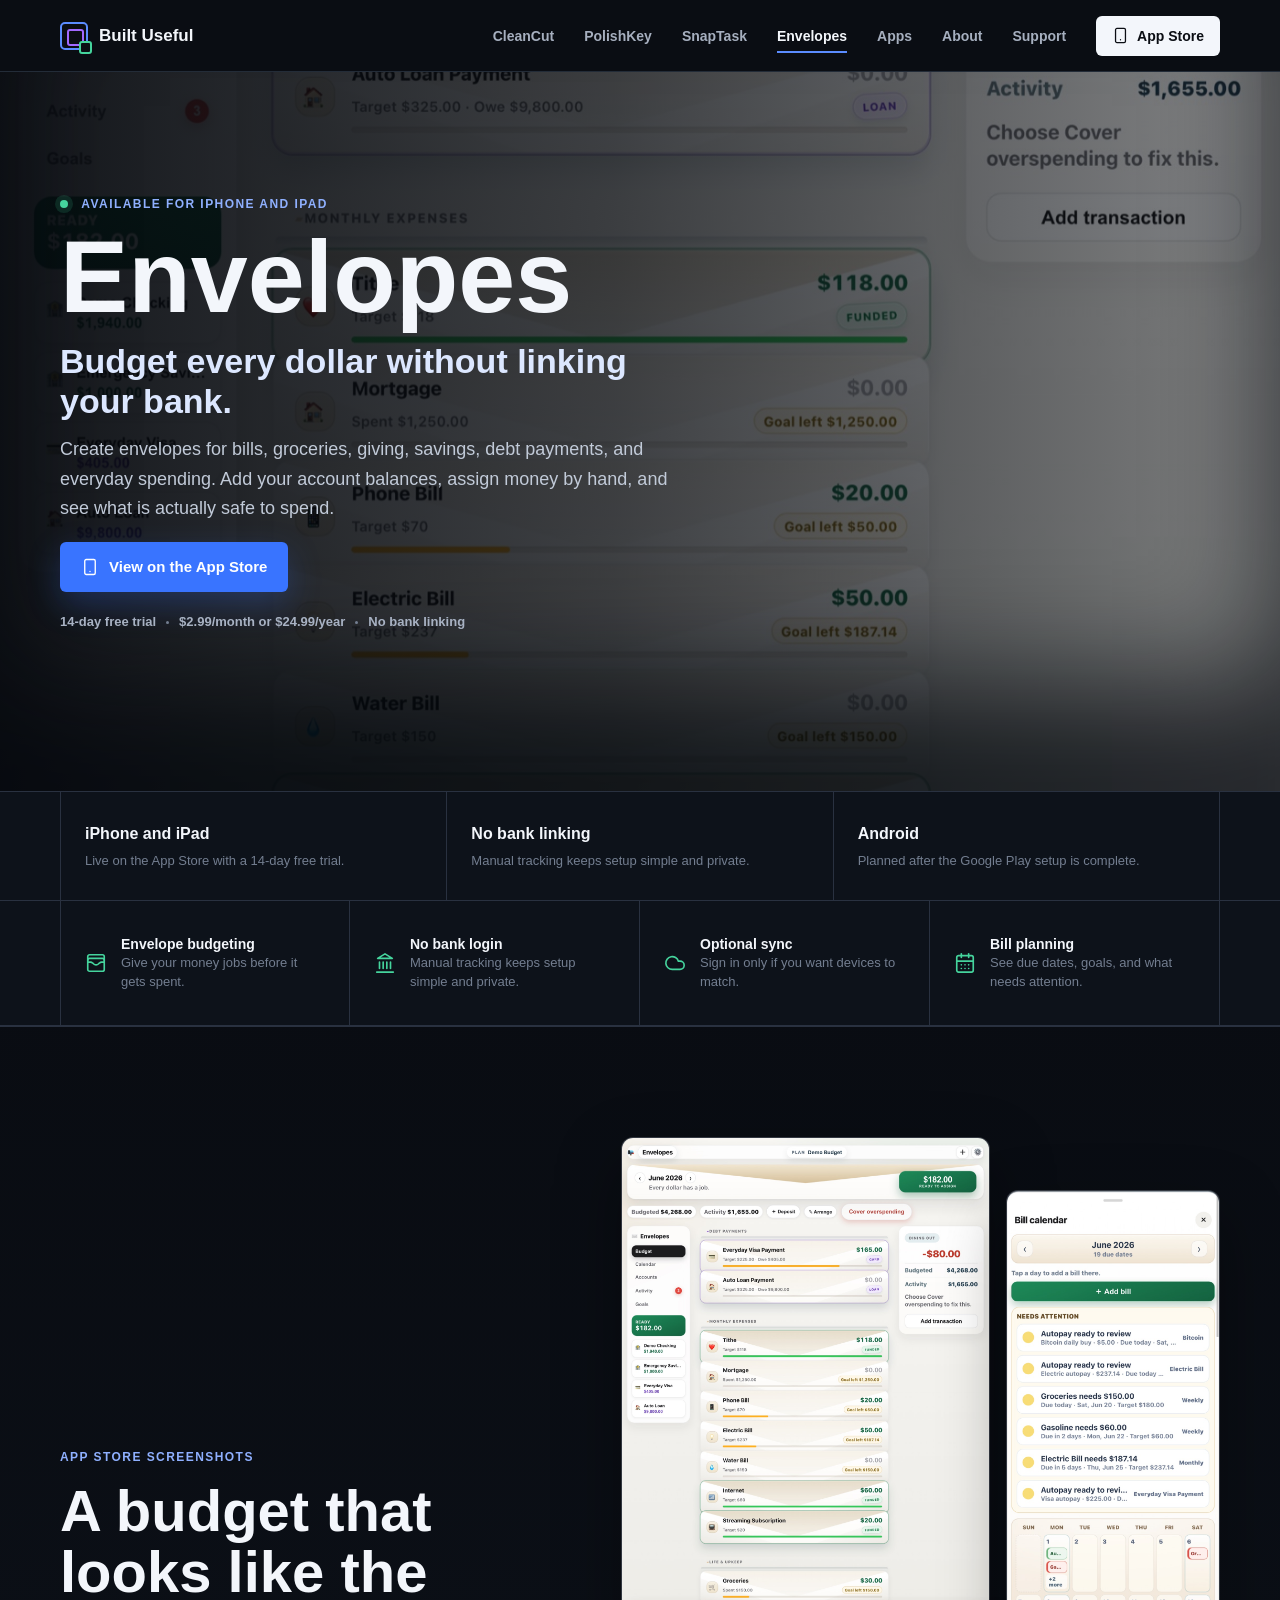
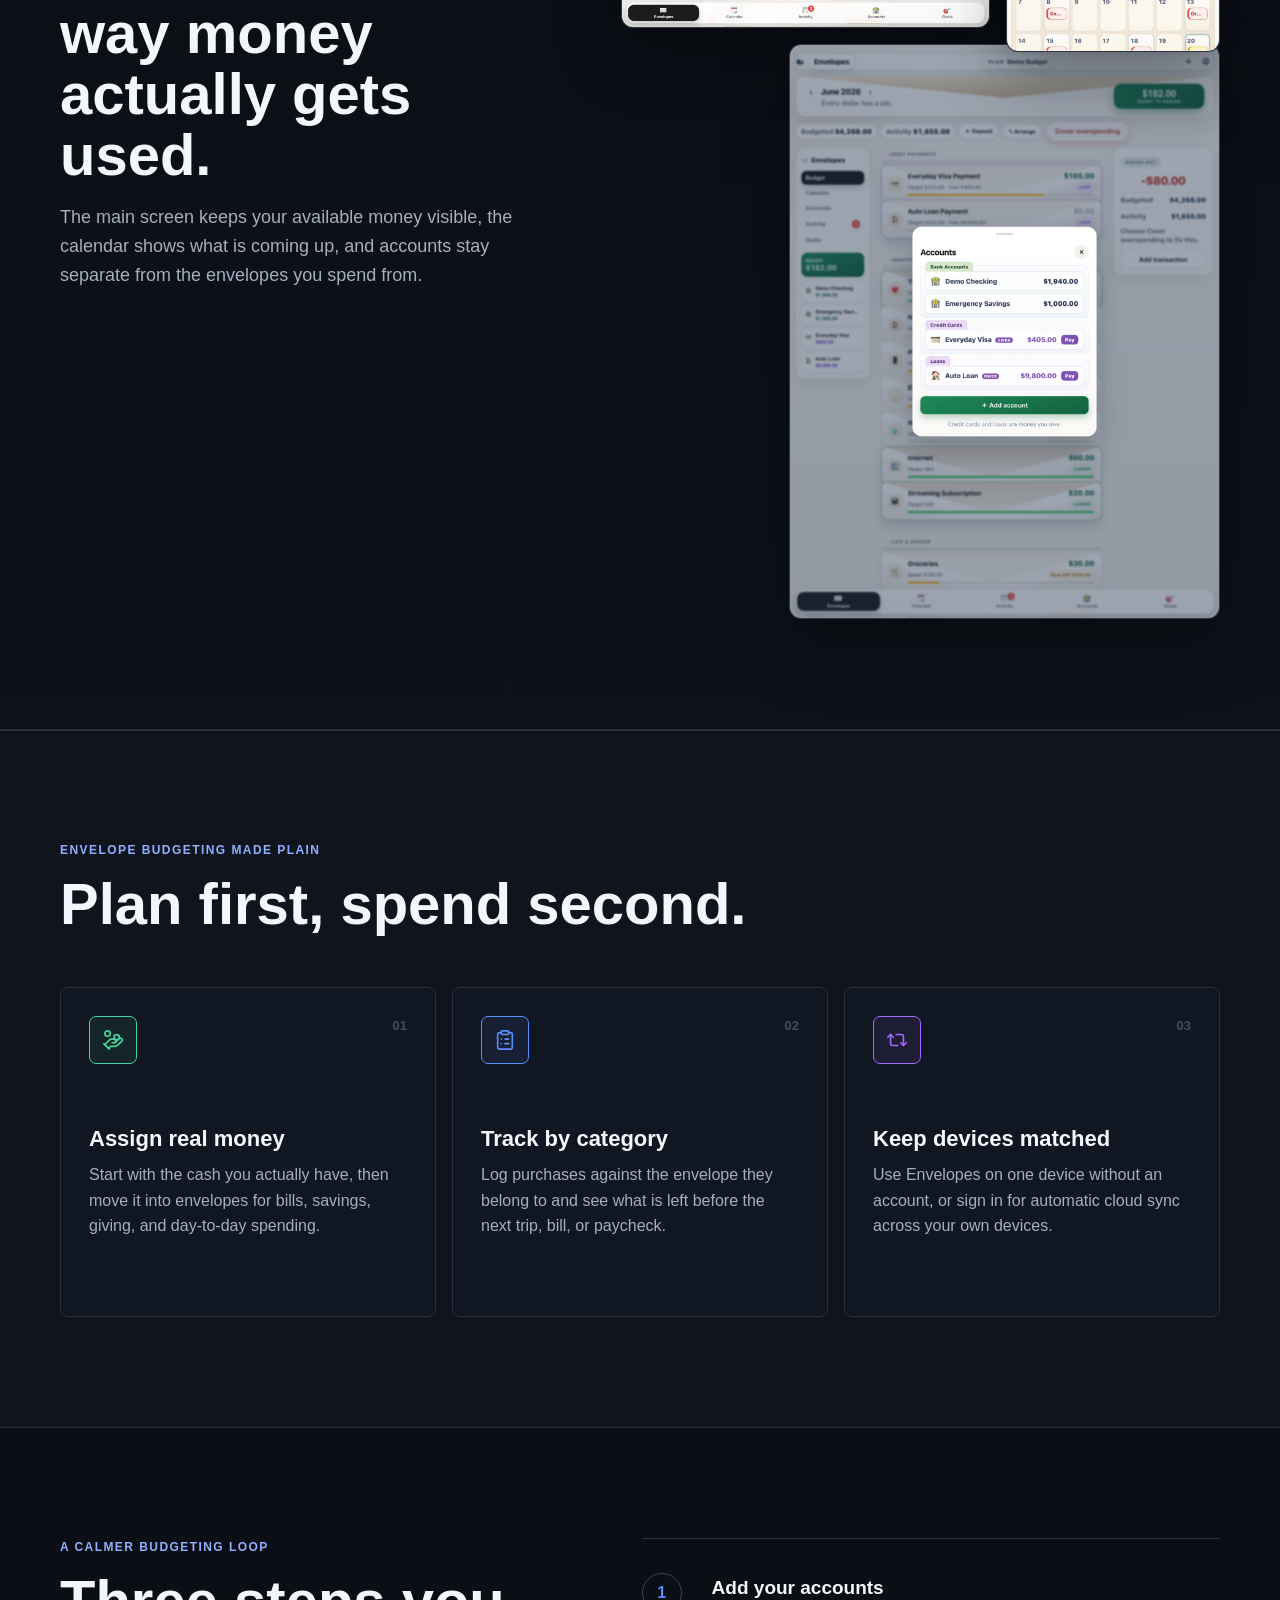
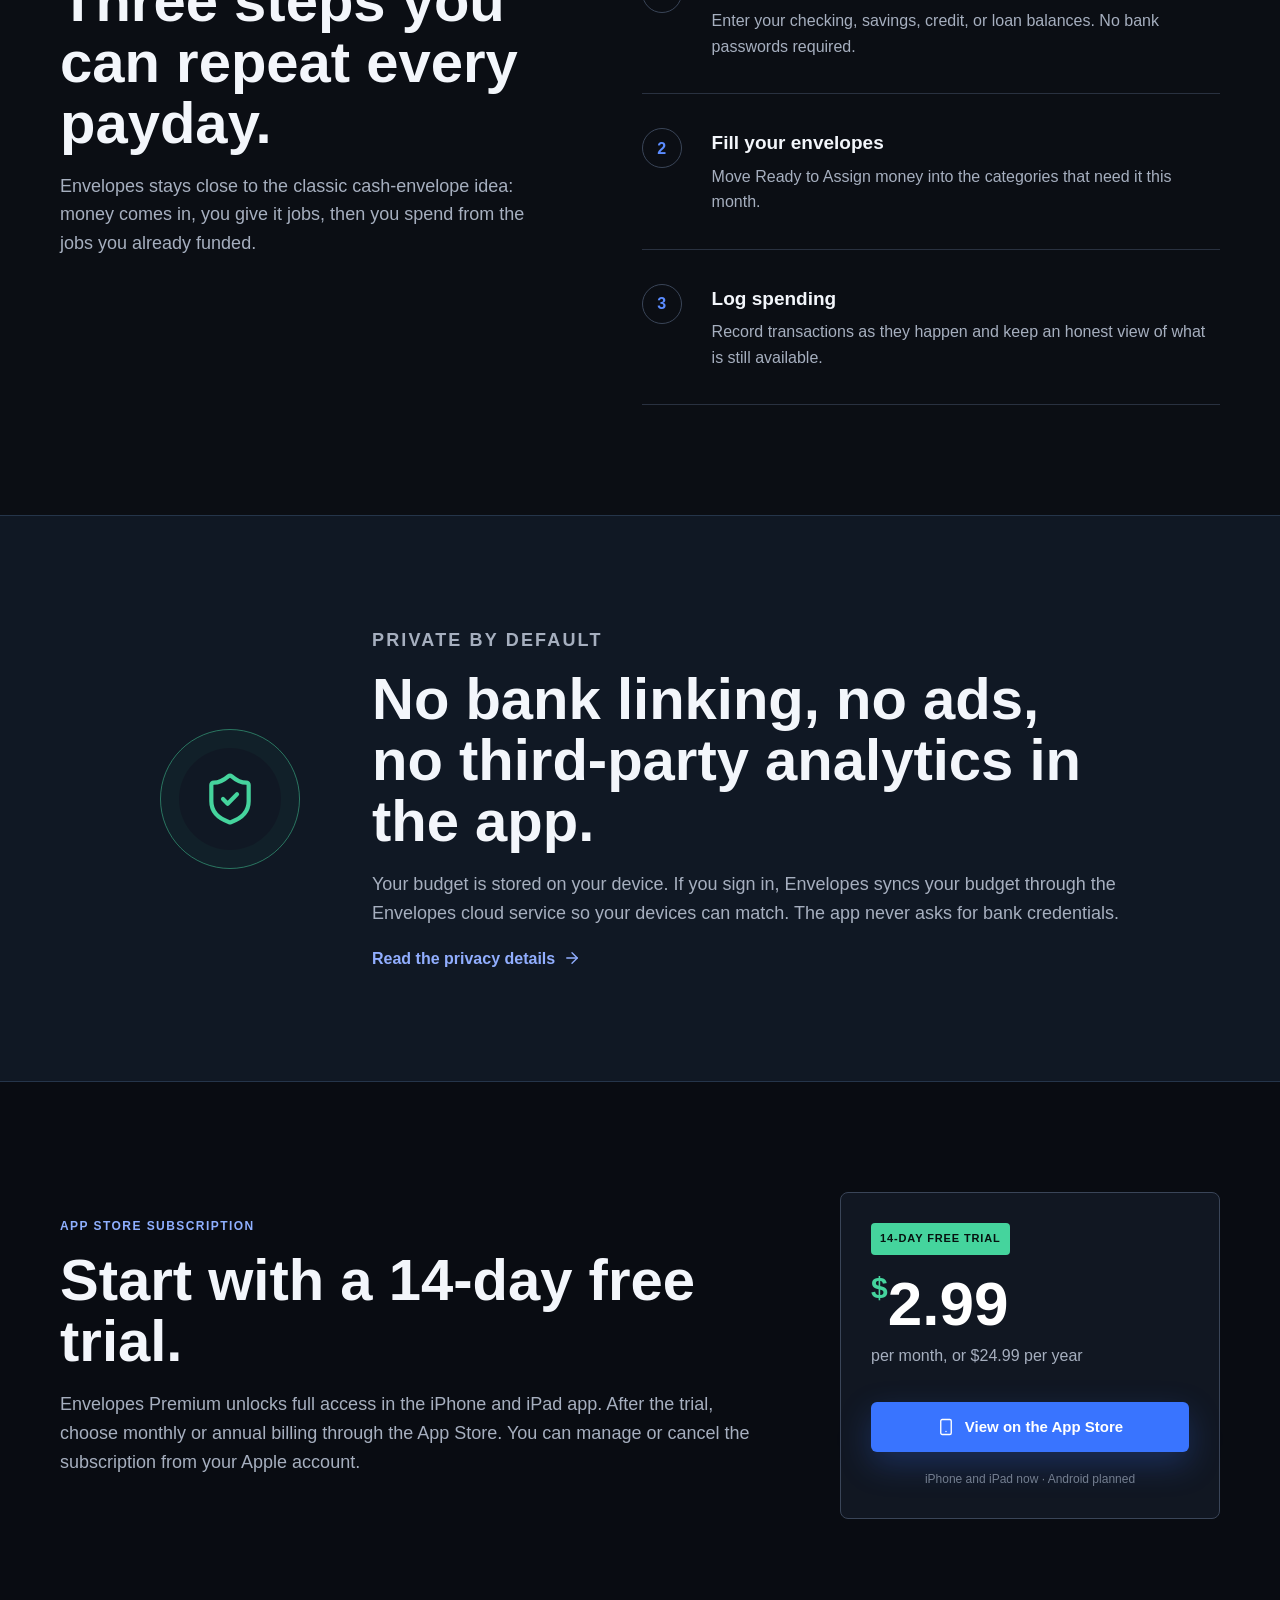
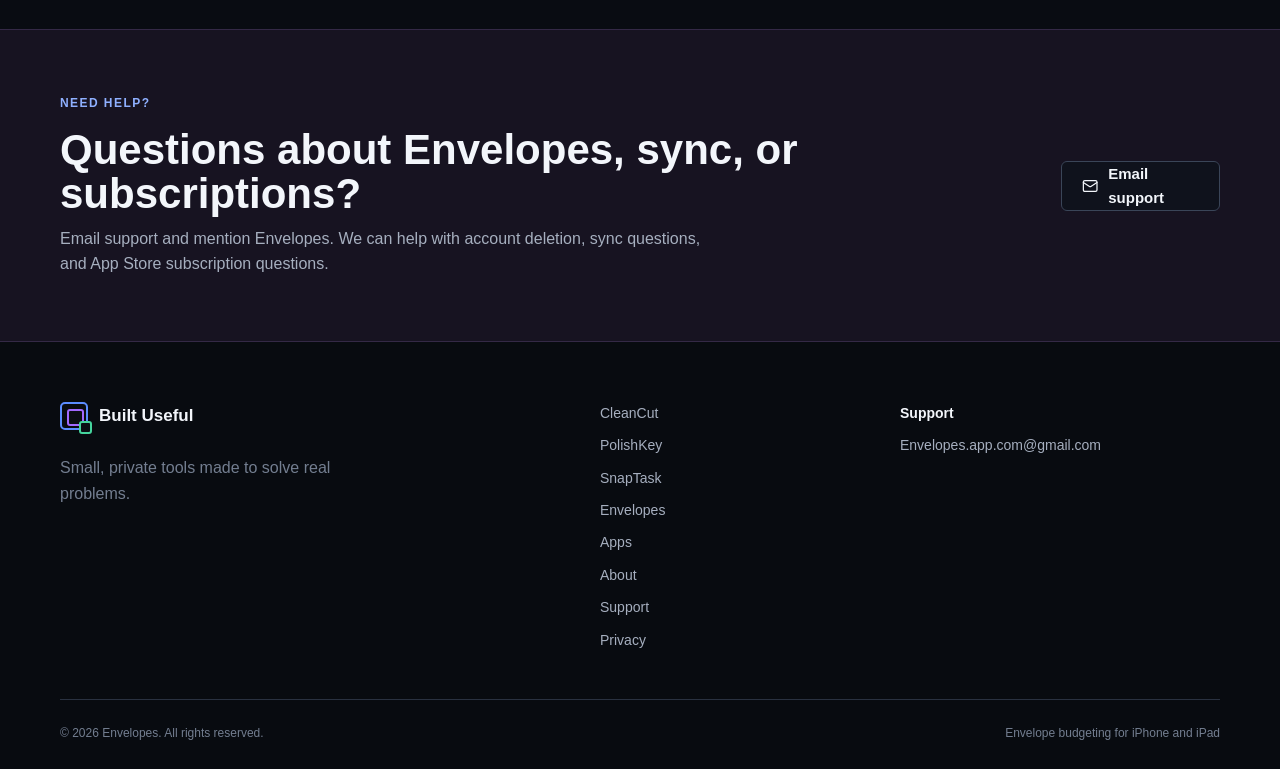
<file: envelopes.html>
<!DOCTYPE html>
<html lang="en">
<head>
<!-- Google tag (gtag.js) -->
<script async src="https://www.googletagmanager.com/gtag/js?id=AW-18301035992"></script>
<script>
  window.dataLayer = window.dataLayer || [];
  function gtag(){dataLayer.push(arguments);}
  gtag('js', new Date());
  gtag('config', 'AW-18301035992');
</script>
  <meta charset="UTF-8">
  <meta name="viewport" content="width=device-width, initial-scale=1">
  <meta name="theme-color" content="#0b0e14">
  <meta name="description" content="Envelopes is a simple envelope budgeting app for iPhone and iPad. Give every dollar a job without linking your bank.">
  <meta property="og:title" content="Envelopes | Envelope budgeting for iPhone and iPad">
  <meta property="og:description" content="Create envelopes, assign money, track spending, and keep your budget focused without bank linking.">
  <meta property="og:type" content="website">
  <meta property="og:url" content="https://builtuseful.com/envelopes.html">
  <meta property="og:image" content="https://builtuseful.com/assets/envelopes-budget.jpg">
  <meta name="twitter:card" content="summary_large_image">
  <link rel="canonical" href="https://builtuseful.com/envelopes.html">
  <link rel="icon" href="favicon.svg" type="image/svg+xml">
  <title>Envelopes | Envelope budgeting for iPhone and iPad</title>
  <link rel="stylesheet" href="styles.css?v=20260714a">
  <script src="assets/lucide.min.js" defer></script>
  <script src="site.js" defer></script>
</head>
<body>
  <a class="skip-link" href="#main">Skip to content</a>
  <header class="site-header">
    <div class="site-nav shell">
      <a class="brand" href="index.html" aria-label="Built Useful home"><span class="brand-mark" aria-hidden="true"><span></span></span><span>Built Useful</span></a>
      <button class="menu-toggle" type="button" aria-expanded="false" aria-controls="site-menu"><i data-lucide="menu" aria-hidden="true"></i><span>Menu</span></button>
      <nav class="nav-links" id="site-menu" aria-label="Primary navigation">
        <a href="cleancut.html">CleanCut</a>
        <a href="polishkey.html">PolishKey</a>
        <a href="snaptask.html">SnapTask</a>
        <a class="active" href="envelopes.html">Envelopes</a>
        <a href="apps.html">Apps</a>
        <a href="about.html">About</a>
        <a href="support.html">Support</a>
        <a class="nav-download" href="https://apps.apple.com/us/app/envelopes-the-budgeting-app/id6782375480"><i data-lucide="smartphone" aria-hidden="true"></i>App Store</a>
      </nav>
    </div>
  </header>

  <main id="main">
    <section class="hero envelopes-hero">
      <div class="hero-shade" aria-hidden="true"></div>
      <div class="shell hero-content">
        <p class="eyebrow"><span class="status-dot"></span> Available for iPhone and iPad</p>
        <h1>Envelopes</h1>
        <p class="hero-lede">Budget every dollar without linking your bank.</p>
        <p class="hero-copy">Create envelopes for bills, groceries, giving, savings, debt payments, and everyday spending. Add your account balances, assign money by hand, and see what is actually safe to spend.</p>
        <div class="hero-actions" id="app-store">
          <a class="button button-primary" href="https://apps.apple.com/us/app/envelopes-the-budgeting-app/id6782375480"><i data-lucide="smartphone" aria-hidden="true"></i>View on the App Store</a>
        </div>
        <p class="hero-meta">14-day free trial <span></span> $2.99/month or $24.99/year <span></span> No bank linking</p>
      </div>
    </section>

    <section class="availability-strip" aria-label="Envelopes release status">
      <div class="shell availability-grid">
        <div><strong>iPhone and iPad</strong><span>Live on the App Store with a 14-day free trial.</span></div>
        <div><strong>No bank linking</strong><span>Manual tracking keeps setup simple and private.</span></div>
        <div><strong>Android</strong><span>Planned after the Google Play setup is complete.</span></div>
      </div>
    </section>

    <section class="trust-strip" aria-label="Product highlights">
      <div class="shell trust-grid">
        <div><i data-lucide="wallet-cards" aria-hidden="true"></i><span><strong>Envelope budgeting</strong>Give your money jobs before it gets spent.</span></div>
        <div><i data-lucide="landmark" aria-hidden="true"></i><span><strong>No bank login</strong>Manual tracking keeps setup simple and private.</span></div>
        <div><i data-lucide="cloud" aria-hidden="true"></i><span><strong>Optional sync</strong>Sign in only if you want devices to match.</span></div>
        <div><i data-lucide="calendar-days" aria-hidden="true"></i><span><strong>Bill planning</strong>See due dates, goals, and what needs attention.</span></div>
      </div>
    </section>

    <section class="section screenshot-section" id="envelopes-screens" aria-labelledby="envelopes-screens-title">
      <div class="shell screenshot-layout">
        <div class="section-heading">
          <p class="eyebrow">App Store screenshots</p>
          <h2 id="envelopes-screens-title">A budget that looks like the way money actually gets used.</h2>
          <p>The main screen keeps your available money visible, the calendar shows what is coming up, and accounts stay separate from the envelopes you spend from.</p>
        </div>
        <div class="screen-gallery" aria-label="Envelopes app screenshots">
          <img src="assets/envelopes-budget.jpg" alt="Envelopes budget screen showing ready to assign money and categorized envelopes.">
          <img src="assets/envelopes-calendar.jpg" alt="Envelopes calendar screen showing upcoming bills and budget reminders.">
          <img src="assets/envelopes-accounts.jpg" alt="Envelopes accounts screen showing checking, savings, credit, and loan balances.">
        </div>
      </div>
    </section>

    <section class="section soft-band" aria-labelledby="envelopes-features">
      <div class="shell">
        <div class="section-heading">
          <p class="eyebrow">Envelope budgeting made plain</p>
          <h2 id="envelopes-features">Plan first, spend second.</h2>
        </div>
        <div class="feature-grid">
          <article class="feature-card">
            <div class="feature-icon green"><i data-lucide="hand-coins" aria-hidden="true"></i></div>
            <p class="feature-number">01</p>
            <h3>Assign real money</h3>
            <p>Start with the cash you actually have, then move it into envelopes for bills, savings, giving, and day-to-day spending.</p>
          </article>
          <article class="feature-card">
            <div class="feature-icon blue"><i data-lucide="clipboard-list" aria-hidden="true"></i></div>
            <p class="feature-number">02</p>
            <h3>Track by category</h3>
            <p>Log purchases against the envelope they belong to and see what is left before the next trip, bill, or paycheck.</p>
          </article>
          <article class="feature-card">
            <div class="feature-icon violet"><i data-lucide="repeat-2" aria-hidden="true"></i></div>
            <p class="feature-number">03</p>
            <h3>Keep devices matched</h3>
            <p>Use Envelopes on one device without an account, or sign in for automatic cloud sync across your own devices.</p>
          </article>
        </div>
      </div>
    </section>

    <section class="section workflow-section" aria-labelledby="envelopes-workflow">
      <div class="shell workflow-layout">
        <div class="section-heading">
          <p class="eyebrow">A calmer budgeting loop</p>
          <h2 id="envelopes-workflow">Three steps you can repeat every payday.</h2>
          <p>Envelopes stays close to the classic cash-envelope idea: money comes in, you give it jobs, then you spend from the jobs you already funded.</p>
        </div>
        <ol class="steps">
          <li><span>1</span><div><strong>Add your accounts</strong><p>Enter your checking, savings, credit, or loan balances. No bank passwords required.</p></div></li>
          <li><span>2</span><div><strong>Fill your envelopes</strong><p>Move Ready to Assign money into the categories that need it this month.</p></div></li>
          <li><span>3</span><div><strong>Log spending</strong><p>Record transactions as they happen and keep an honest view of what is still available.</p></div></li>
        </ol>
      </div>
    </section>

    <section class="section privacy-band" aria-labelledby="envelopes-privacy">
      <div class="shell privacy-layout">
        <div class="privacy-mark"><i data-lucide="shield-check" aria-hidden="true"></i></div>
        <div>
          <p class="eyebrow">Private by default</p>
          <h2 id="envelopes-privacy">No bank linking, no ads, no third-party analytics in the app.</h2>
          <p>Your budget is stored on your device. If you sign in, Envelopes syncs your budget through the Envelopes cloud service so your devices can match. The app never asks for bank credentials.</p>
          <a class="text-link" href="privacy.html#envelopes">Read the privacy details <i data-lucide="arrow-right" aria-hidden="true"></i></a>
        </div>
      </div>
    </section>

    <section class="section pricing-section" aria-labelledby="envelopes-pricing">
      <div class="shell pricing-layout">
        <div>
          <p class="eyebrow">App Store subscription</p>
          <h2 id="envelopes-pricing">Start with a 14-day free trial.</h2>
          <p>Envelopes Premium unlocks full access in the iPhone and iPad app. After the trial, choose monthly or annual billing through the App Store. You can manage or cancel the subscription from your Apple account.</p>
        </div>
        <div class="price-panel">
          <div class="price-badge">14-day free trial</div>
          <p class="price"><span>$</span>2.99</p>
          <p class="price-subtitle">per month, or $24.99 per year</p>
          <a class="button button-primary" href="https://apps.apple.com/us/app/envelopes-the-budgeting-app/id6782375480"><i data-lucide="smartphone" aria-hidden="true"></i>View on the App Store</a>
          <small>iPhone and iPad now · Android planned</small>
        </div>
      </div>
    </section>

    <section class="support-callout">
      <div class="shell support-callout-inner">
        <div>
          <p class="eyebrow">Need help?</p>
          <h2>Questions about Envelopes, sync, or subscriptions?</h2>
          <p>Email support and mention Envelopes. We can help with account deletion, sync questions, and App Store subscription questions.</p>
        </div>
        <a class="button button-secondary" href="mailto:Envelopes.app.com@gmail.com?subject=Envelopes%20Support"><i data-lucide="mail" aria-hidden="true"></i>Email support</a>
      </div>
    </section>
  </main>

  <footer class="site-footer">
    <div class="shell footer-grid">
      <div><a class="brand" href="index.html"><span class="brand-mark" aria-hidden="true"><span></span></span><span>Built Useful</span></a><p>Small, private tools made to solve real problems.</p></div>
      <div class="footer-links"><a href="cleancut.html">CleanCut</a><a href="polishkey.html">PolishKey</a><a href="snaptask.html">SnapTask</a><a href="envelopes.html">Envelopes</a><a href="apps.html">Apps</a><a href="about.html">About</a><a href="support.html">Support</a><a href="privacy.html">Privacy</a></div>
      <div class="footer-contact"><span>Support</span><a href="mailto:Envelopes.app.com@gmail.com">Envelopes.app.com@gmail.com</a></div>
    </div>
    <div class="shell footer-bottom"><span>© 2026 Envelopes. All rights reserved.</span><span>Envelope budgeting for iPhone and iPad</span></div>
  </footer>
</body>
</html>
</file>
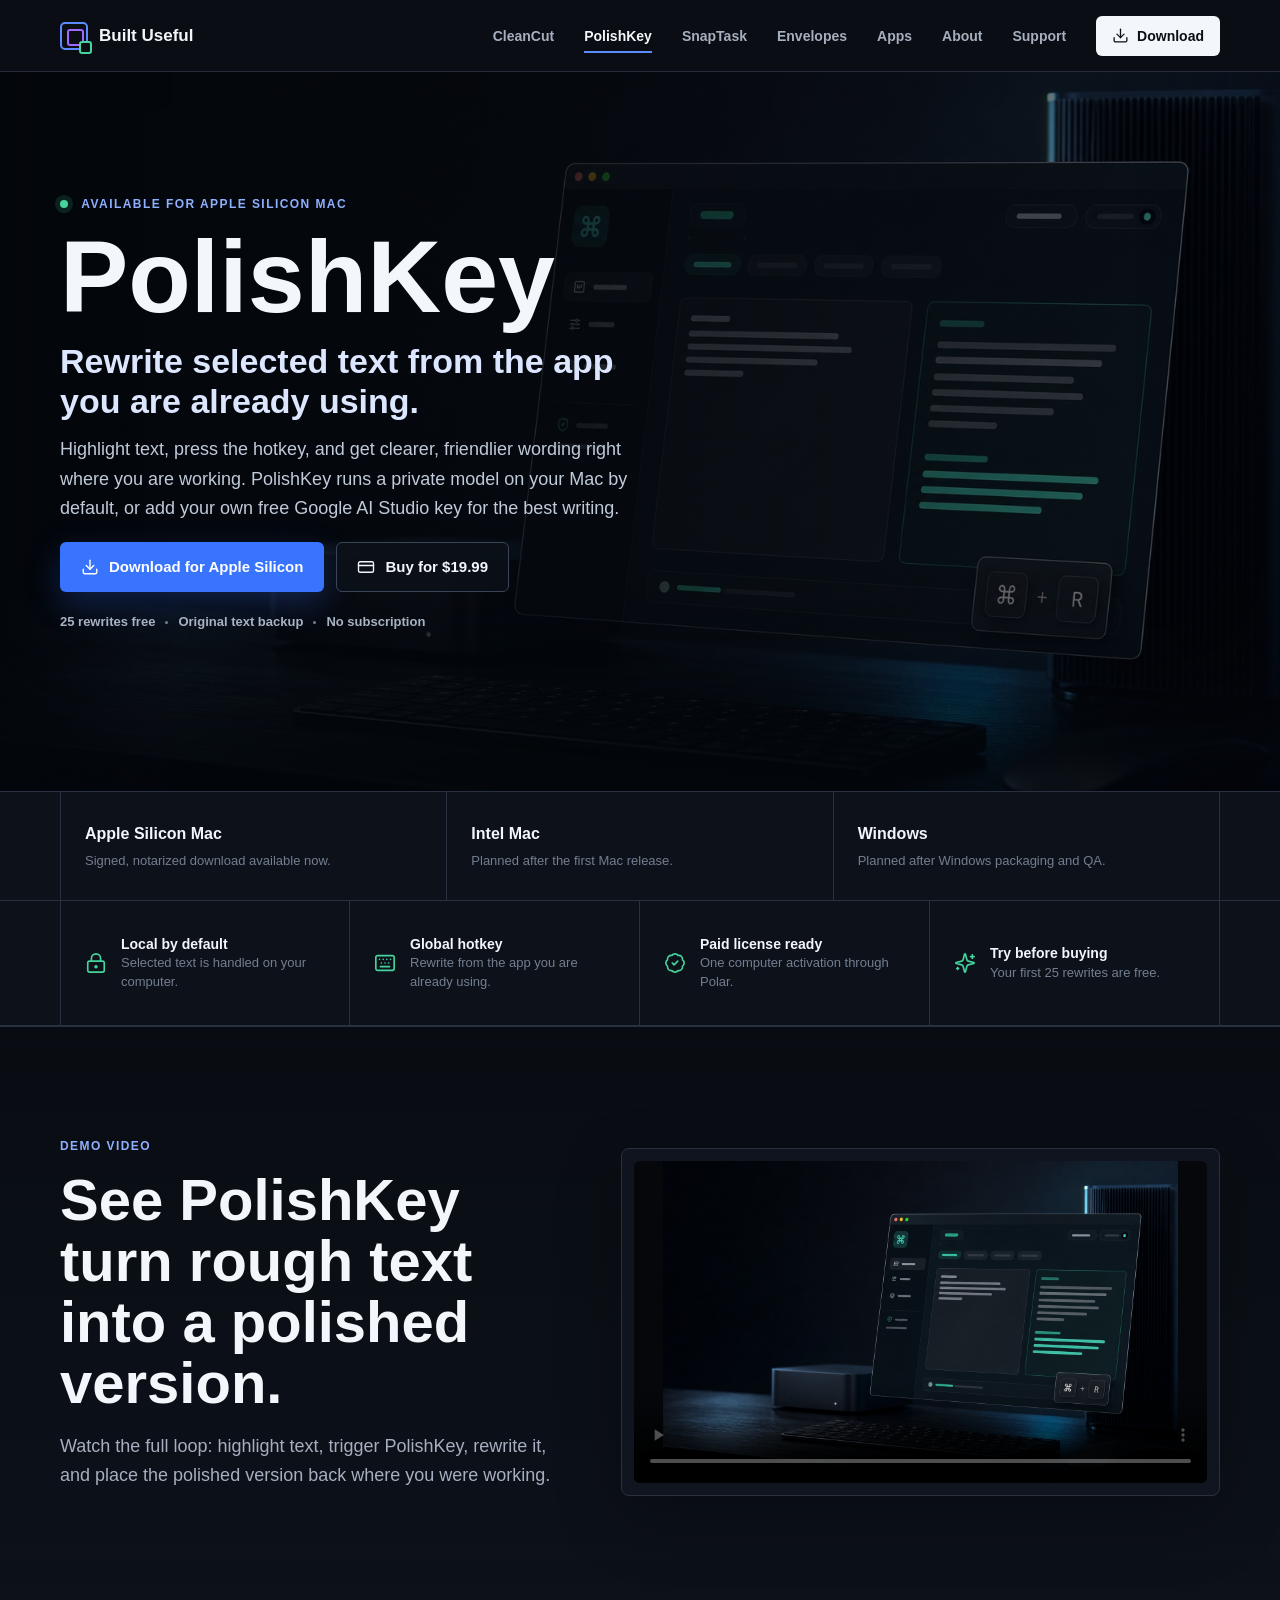
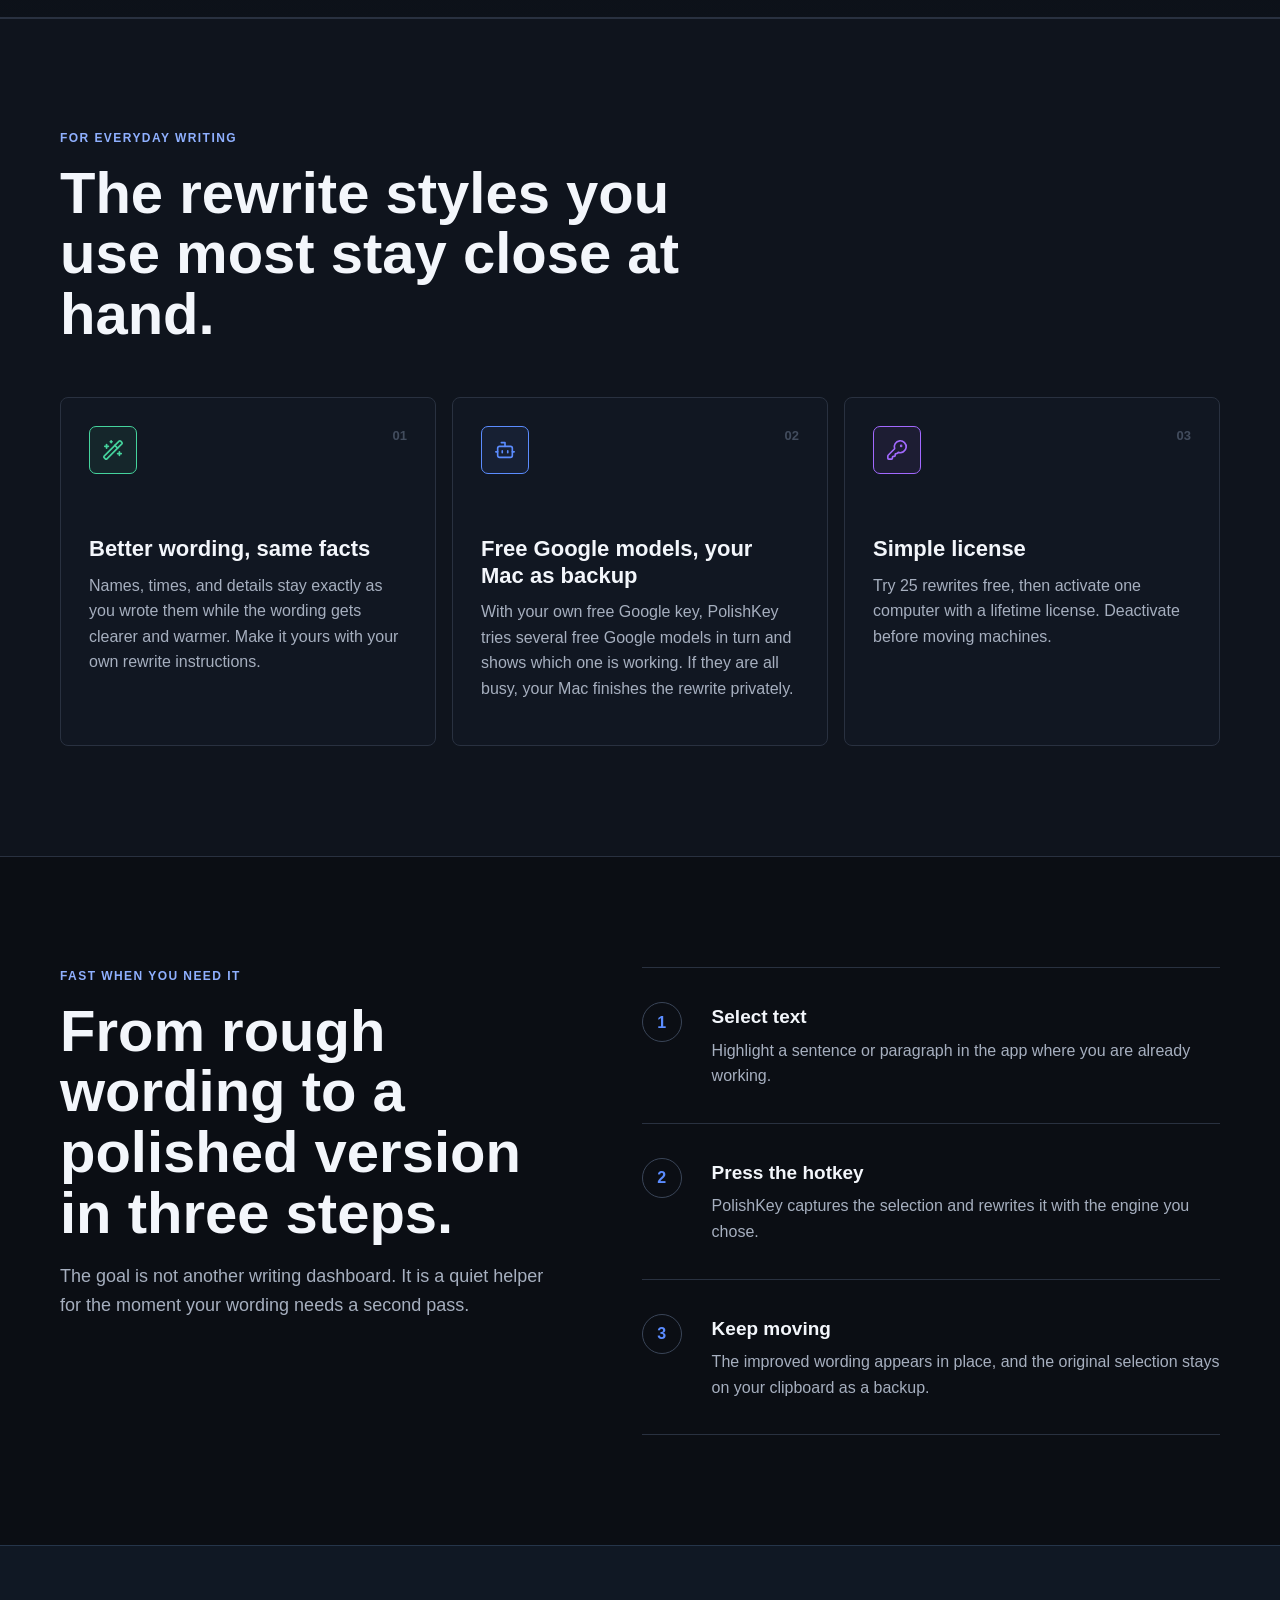
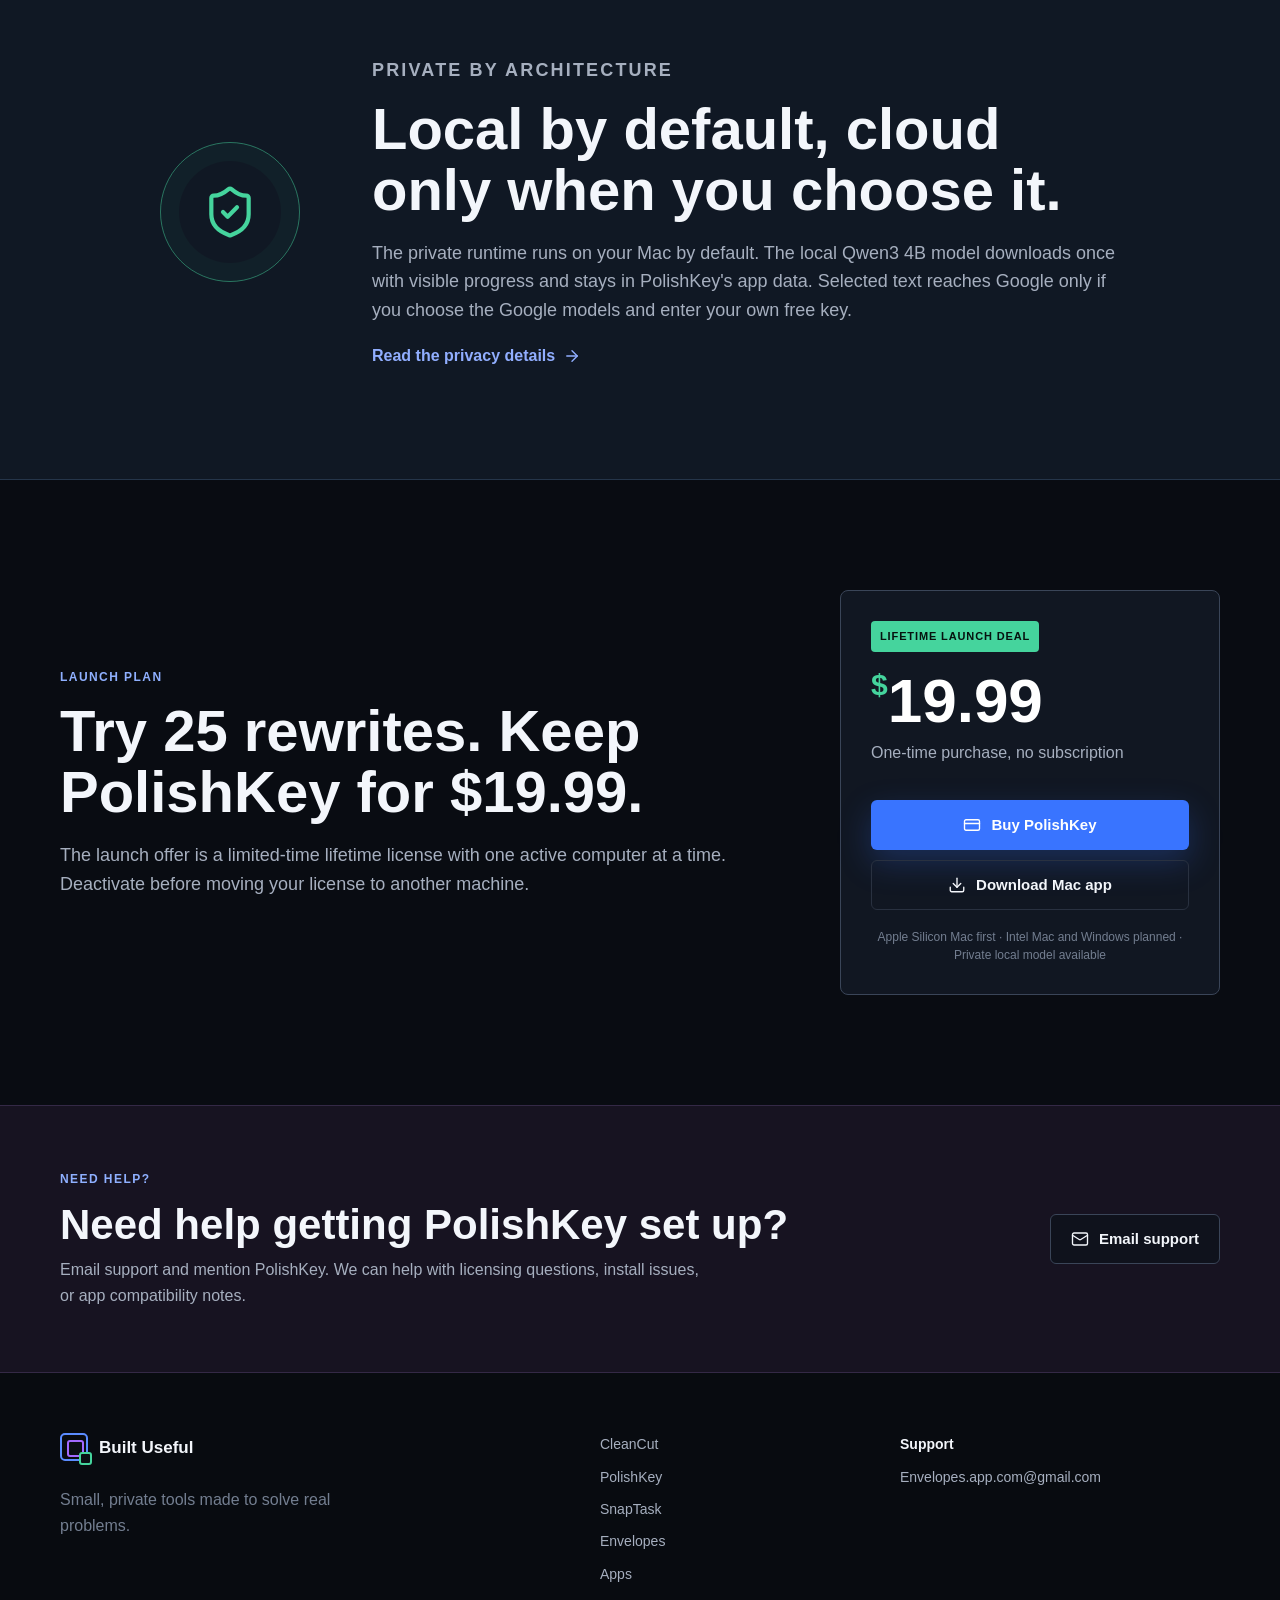
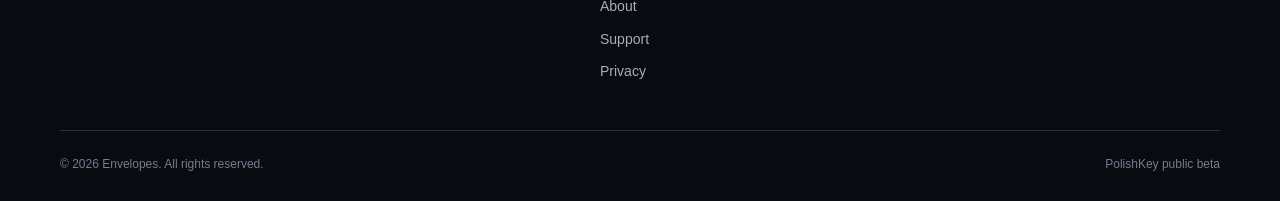
<file: polishkey.html>
<!DOCTYPE html>
<html lang="en">
<head>
<!-- Google tag (gtag.js) -->
<script async src="https://www.googletagmanager.com/gtag/js?id=AW-18301035992"></script>
<script>
  window.dataLayer = window.dataLayer || [];
  function gtag(){dataLayer.push(arguments);}
  gtag('js', new Date());
  gtag('config', 'AW-18301035992');
</script>
  <meta charset="UTF-8">
  <meta name="viewport" content="width=device-width, initial-scale=1">
  <meta name="theme-color" content="#0b0e14">
  <meta name="description" content="PolishKey rewrites selected text from a desktop hotkey, privately on your Mac or with free Google models through your own key.">
  <meta property="og:title" content="PolishKey | Private AI rewrites from a hotkey">
  <meta property="og:description" content="Select text anywhere, press the hotkey, and get clearer wording in place - privately on your Mac, or with free Google models if you add your own free key.">
  <meta property="og:type" content="website">
  <meta property="og:url" content="https://builtuseful.com/polishkey.html">
  <meta property="og:image" content="https://builtuseful.com/assets/polishkey-hero.jpg">
  <meta name="twitter:card" content="summary_large_image">
  <link rel="canonical" href="https://builtuseful.com/polishkey.html">
  <link rel="icon" href="favicon.svg" type="image/svg+xml">
  <title>PolishKey | Private AI rewrites from a hotkey</title>
  <link rel="stylesheet" href="styles.css?v=20260714a">
  <script src="assets/lucide.min.js" defer></script>
  <script src="site.js" defer></script>
</head>
<body>
  <a class="skip-link" href="#main">Skip to content</a>
  <header class="site-header">
    <div class="site-nav shell">
      <a class="brand" href="index.html" aria-label="Built Useful home"><span class="brand-mark" aria-hidden="true"><span></span></span><span>Built Useful</span></a>
      <button class="menu-toggle" type="button" aria-expanded="false" aria-controls="site-menu"><i data-lucide="menu" aria-hidden="true"></i><span>Menu</span></button>
      <nav class="nav-links" id="site-menu" aria-label="Primary navigation">
        <a href="cleancut.html">CleanCut</a>
        <a class="active" href="polishkey.html">PolishKey</a>
        <a href="snaptask.html">SnapTask</a>
        <a href="envelopes.html">Envelopes</a>
        <a href="apps.html">Apps</a>
        <a href="about.html">About</a>
        <a href="support.html">Support</a>
        <a class="nav-download" href="#downloads"><i data-lucide="download" aria-hidden="true"></i>Download</a>
      </nav>
    </div>
  </header>

  <main id="main">
    <section class="hero polishkey-hero">
      <div class="hero-shade" aria-hidden="true"></div>
      <div class="shell hero-content">
        <p class="eyebrow"><span class="status-dot"></span> Available for Apple Silicon Mac</p>
        <h1>PolishKey</h1>
        <p class="hero-lede">Rewrite selected text from the app you are already using.</p>
        <p class="hero-copy">Highlight text, press the hotkey, and get clearer, friendlier wording right where you are working. PolishKey runs a private model on your Mac by default, or add your own free Google AI Studio key for the best writing.</p>
        <div class="hero-actions">
          <a class="button button-primary" href="https://github.com/EnvelopesApp/polishkey-updates/releases/latest/download/PolishKey.dmg"><i data-lucide="download" aria-hidden="true"></i>Download for Apple Silicon</a>
          <a class="button button-secondary" href="https://buy.polar.sh/polar_cl_Xf1NA04IJS8psvbBpwyI0D2BSNNukuS6pwHsC0betZH"><i data-lucide="credit-card" aria-hidden="true"></i>Buy for $19.99</a>
        </div>
        <p class="hero-meta">25 rewrites free <span></span> Original text backup <span></span> No subscription</p>
      </div>
    </section>

    <section class="availability-strip" id="downloads" aria-label="PolishKey release status">
      <div class="shell availability-grid">
        <div><strong>Apple Silicon Mac</strong><span>Signed, notarized download available now.</span></div>
        <div><strong>Intel Mac</strong><span>Planned after the first Mac release.</span></div>
        <div><strong>Windows</strong><span>Planned after Windows packaging and QA.</span></div>
      </div>
    </section>

    <section class="trust-strip" aria-label="Product highlights">
      <div class="shell trust-grid">
        <div><i data-lucide="lock-keyhole" aria-hidden="true"></i><span><strong>Local by default</strong>Selected text is handled on your computer.</span></div>
        <div><i data-lucide="keyboard" aria-hidden="true"></i><span><strong>Global hotkey</strong>Rewrite from the app you are already using.</span></div>
        <div><i data-lucide="badge-check" aria-hidden="true"></i><span><strong>Paid license ready</strong>One computer activation through Polar.</span></div>
        <div><i data-lucide="sparkles" aria-hidden="true"></i><span><strong>Try before buying</strong>Your first 25 rewrites are free.</span></div>
      </div>
    </section>

    <section class="section demo-section" aria-labelledby="polishkey-demo-title">
      <div class="shell demo-layout">
        <div class="section-heading">
          <p class="eyebrow">Demo video</p>
          <h2 id="polishkey-demo-title">See PolishKey turn rough text into a polished version.</h2>
          <p>Watch the full loop: highlight text, trigger PolishKey, rewrite it, and place the polished version back where you were working.</p>
        </div>
        <div class="demo-media" aria-label="PolishKey demo video">
          <video controls preload="metadata" playsinline poster="assets/polishkey-hero.jpg">
            <source src="assets/polishkey-demo.mp4" type="video/mp4">
            <track src="assets/polishkey-demo-captions.vtt" kind="captions" srclang="en" label="English captions" default>
            Your browser does not support the PolishKey demo video.
          </video>
        </div>
      </div>
    </section>

    <section class="section soft-band" aria-labelledby="polishkey-features">
      <div class="shell">
        <div class="section-heading">
          <p class="eyebrow">For everyday writing</p>
          <h2 id="polishkey-features">The rewrite styles you use most stay close at hand.</h2>
        </div>
        <div class="feature-grid">
          <article class="feature-card">
            <div class="feature-icon green"><i data-lucide="wand-sparkles" aria-hidden="true"></i></div>
            <p class="feature-number">01</p>
            <h3>Better wording, same facts</h3>
            <p>Names, times, and details stay exactly as you wrote them while the wording gets clearer and warmer. Make it yours with your own rewrite instructions.</p>
          </article>
          <article class="feature-card">
            <div class="feature-icon blue"><i data-lucide="bot" aria-hidden="true"></i></div>
            <p class="feature-number">02</p>
            <h3>Free Google models, your Mac as backup</h3>
            <p>With your own free Google key, PolishKey tries several free Google models in turn and shows which one is working. If they are all busy, your Mac finishes the rewrite privately.</p>
          </article>
          <article class="feature-card">
            <div class="feature-icon violet"><i data-lucide="key-round" aria-hidden="true"></i></div>
            <p class="feature-number">03</p>
            <h3>Simple license</h3>
            <p>Try 25 rewrites free, then activate one computer with a lifetime license. Deactivate before moving machines.</p>
          </article>
        </div>
      </div>
    </section>

    <section class="section workflow-section" aria-labelledby="polishkey-workflow">
      <div class="shell workflow-layout">
        <div class="section-heading">
          <p class="eyebrow">Fast when you need it</p>
          <h2 id="polishkey-workflow">From rough wording to a polished version in three steps.</h2>
          <p>The goal is not another writing dashboard. It is a quiet helper for the moment your wording needs a second pass.</p>
        </div>
        <ol class="steps">
          <li><span>1</span><div><strong>Select text</strong><p>Highlight a sentence or paragraph in the app where you are already working.</p></div></li>
          <li><span>2</span><div><strong>Press the hotkey</strong><p>PolishKey captures the selection and rewrites it with the engine you chose.</p></div></li>
          <li><span>3</span><div><strong>Keep moving</strong><p>The improved wording appears in place, and the original selection stays on your clipboard as a backup.</p></div></li>
        </ol>
      </div>
    </section>

    <section class="section privacy-band" aria-labelledby="polishkey-privacy">
      <div class="shell privacy-layout">
        <div class="privacy-mark"><i data-lucide="shield-check" aria-hidden="true"></i></div>
        <div>
          <p class="eyebrow">Private by architecture</p>
          <h2 id="polishkey-privacy">Local by default, cloud only when you choose it.</h2>
          <p>The private runtime runs on your Mac by default. The local Qwen3 4B model downloads once with visible progress and stays in PolishKey's app data. Selected text reaches Google only if you choose the Google models and enter your own free key.</p>
          <a class="text-link" href="privacy.html#polishkey">Read the privacy details <i data-lucide="arrow-right" aria-hidden="true"></i></a>
        </div>
      </div>
    </section>

    <section class="section pricing-section" id="pricing" aria-labelledby="polishkey-pricing">
      <div class="shell pricing-layout">
        <div>
          <p class="eyebrow">Launch plan</p>
          <h2 id="polishkey-pricing">Try 25 rewrites. Keep PolishKey for $19.99.</h2>
          <p>The launch offer is a limited-time lifetime license with one active computer at a time. Deactivate before moving your license to another machine.</p>
        </div>
        <div class="price-panel">
          <div class="price-badge">Lifetime launch deal</div>
          <p class="price"><span>$</span>19.99</p>
          <p class="price-subtitle">One-time purchase, no subscription</p>
          <a class="button button-primary" href="https://buy.polar.sh/polar_cl_Xf1NA04IJS8psvbBpwyI0D2BSNNukuS6pwHsC0betZH"><i data-lucide="credit-card" aria-hidden="true"></i>Buy PolishKey</a>
          <a class="button button-quiet" href="https://github.com/EnvelopesApp/polishkey-updates/releases/latest/download/PolishKey.dmg"><i data-lucide="download" aria-hidden="true"></i>Download Mac app</a>
          <small>Apple Silicon Mac first · Intel Mac and Windows planned · Private local model available</small>
        </div>
      </div>
    </section>

    <section class="support-callout">
      <div class="shell support-callout-inner">
        <div>
          <p class="eyebrow">Need help?</p>
          <h2>Need help getting PolishKey set up?</h2>
          <p>Email support and mention PolishKey. We can help with licensing questions, install issues, or app compatibility notes.</p>
        </div>
        <a class="button button-secondary" href="mailto:Envelopes.app.com@gmail.com?subject=PolishKey%20Support"><i data-lucide="mail" aria-hidden="true"></i>Email support</a>
      </div>
    </section>
  </main>

  <footer class="site-footer">
    <div class="shell footer-grid">
      <div><a class="brand" href="index.html"><span class="brand-mark" aria-hidden="true"><span></span></span><span>Built Useful</span></a><p>Small, private tools made to solve real problems.</p></div>
      <div class="footer-links"><a href="cleancut.html">CleanCut</a><a href="polishkey.html">PolishKey</a><a href="snaptask.html">SnapTask</a><a href="envelopes.html">Envelopes</a><a href="apps.html">Apps</a><a href="about.html">About</a><a href="support.html">Support</a><a href="privacy.html">Privacy</a></div>
      <div class="footer-contact"><span>Support</span><a href="mailto:Envelopes.app.com@gmail.com">Envelopes.app.com@gmail.com</a></div>
    </div>
    <div class="shell footer-bottom"><span>© 2026 Envelopes. All rights reserved.</span><span>PolishKey public beta</span></div>
  </footer>
</body>
</html>
</file>
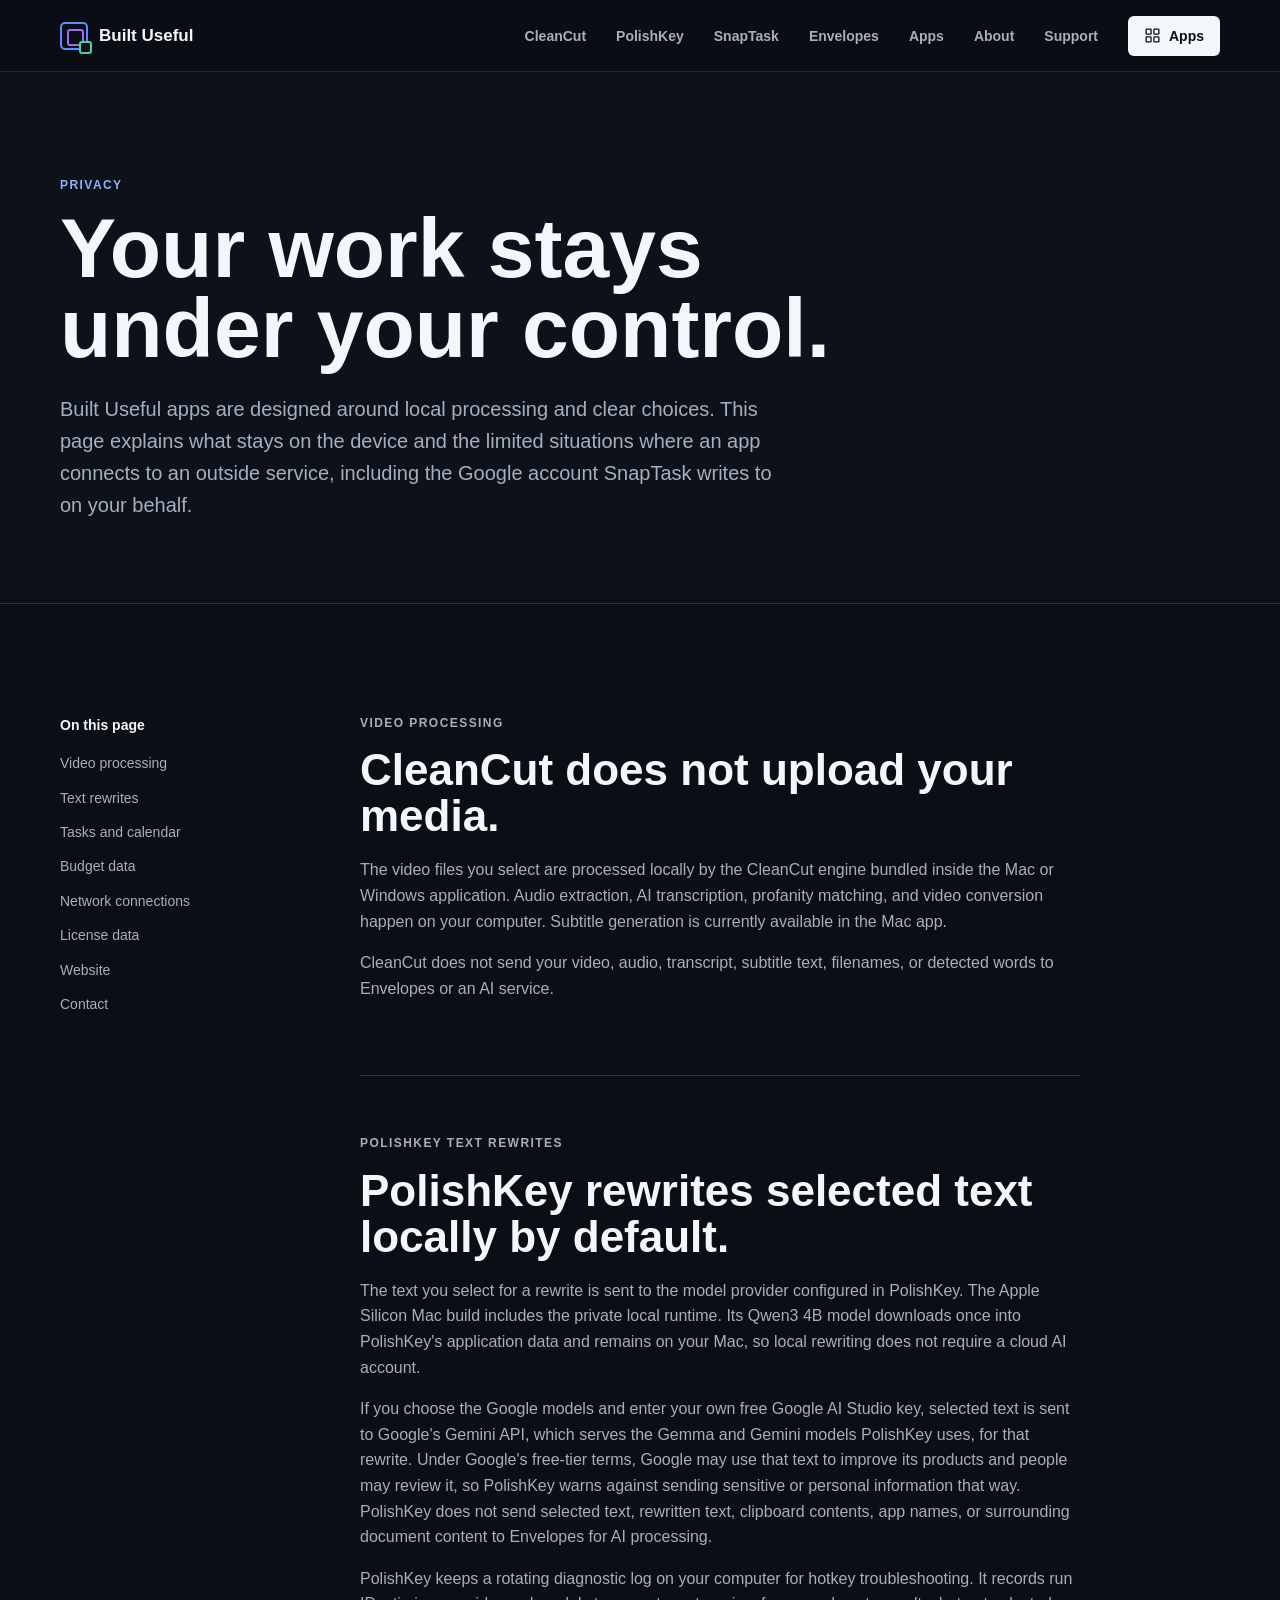
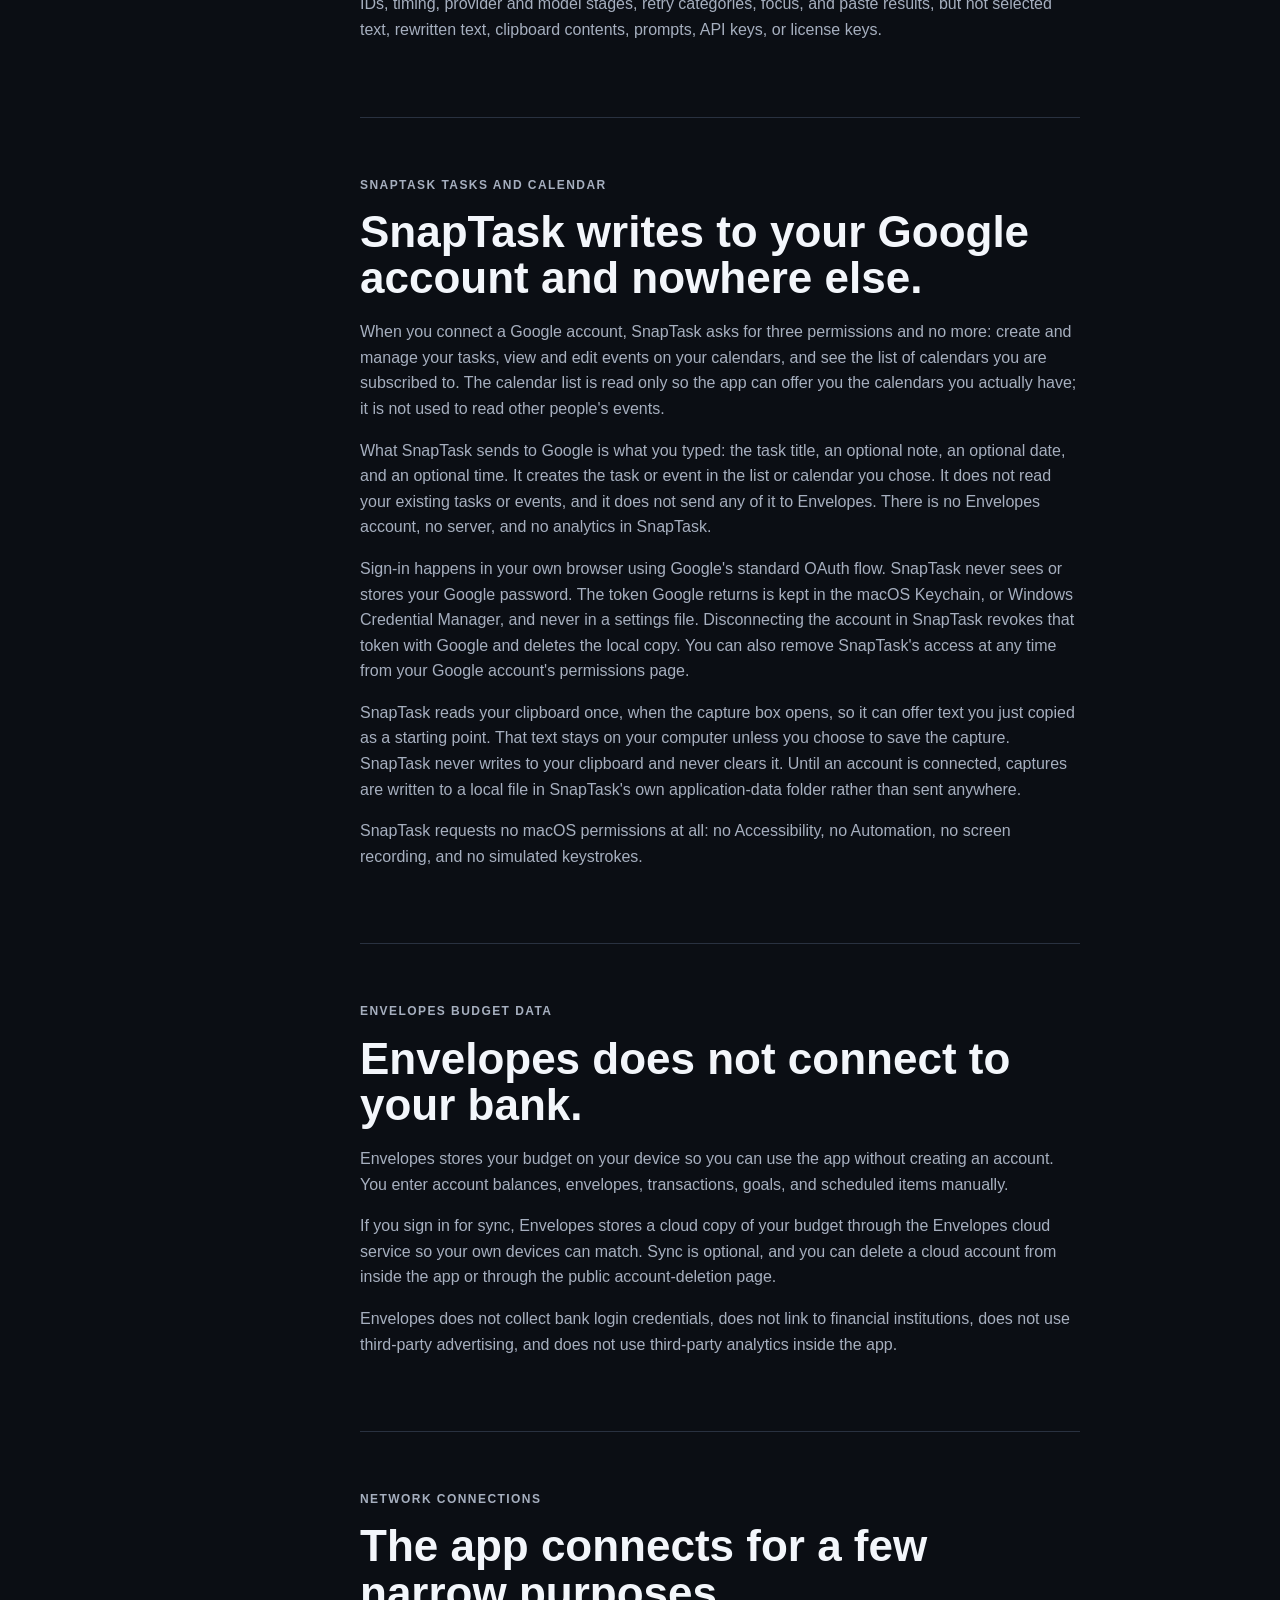
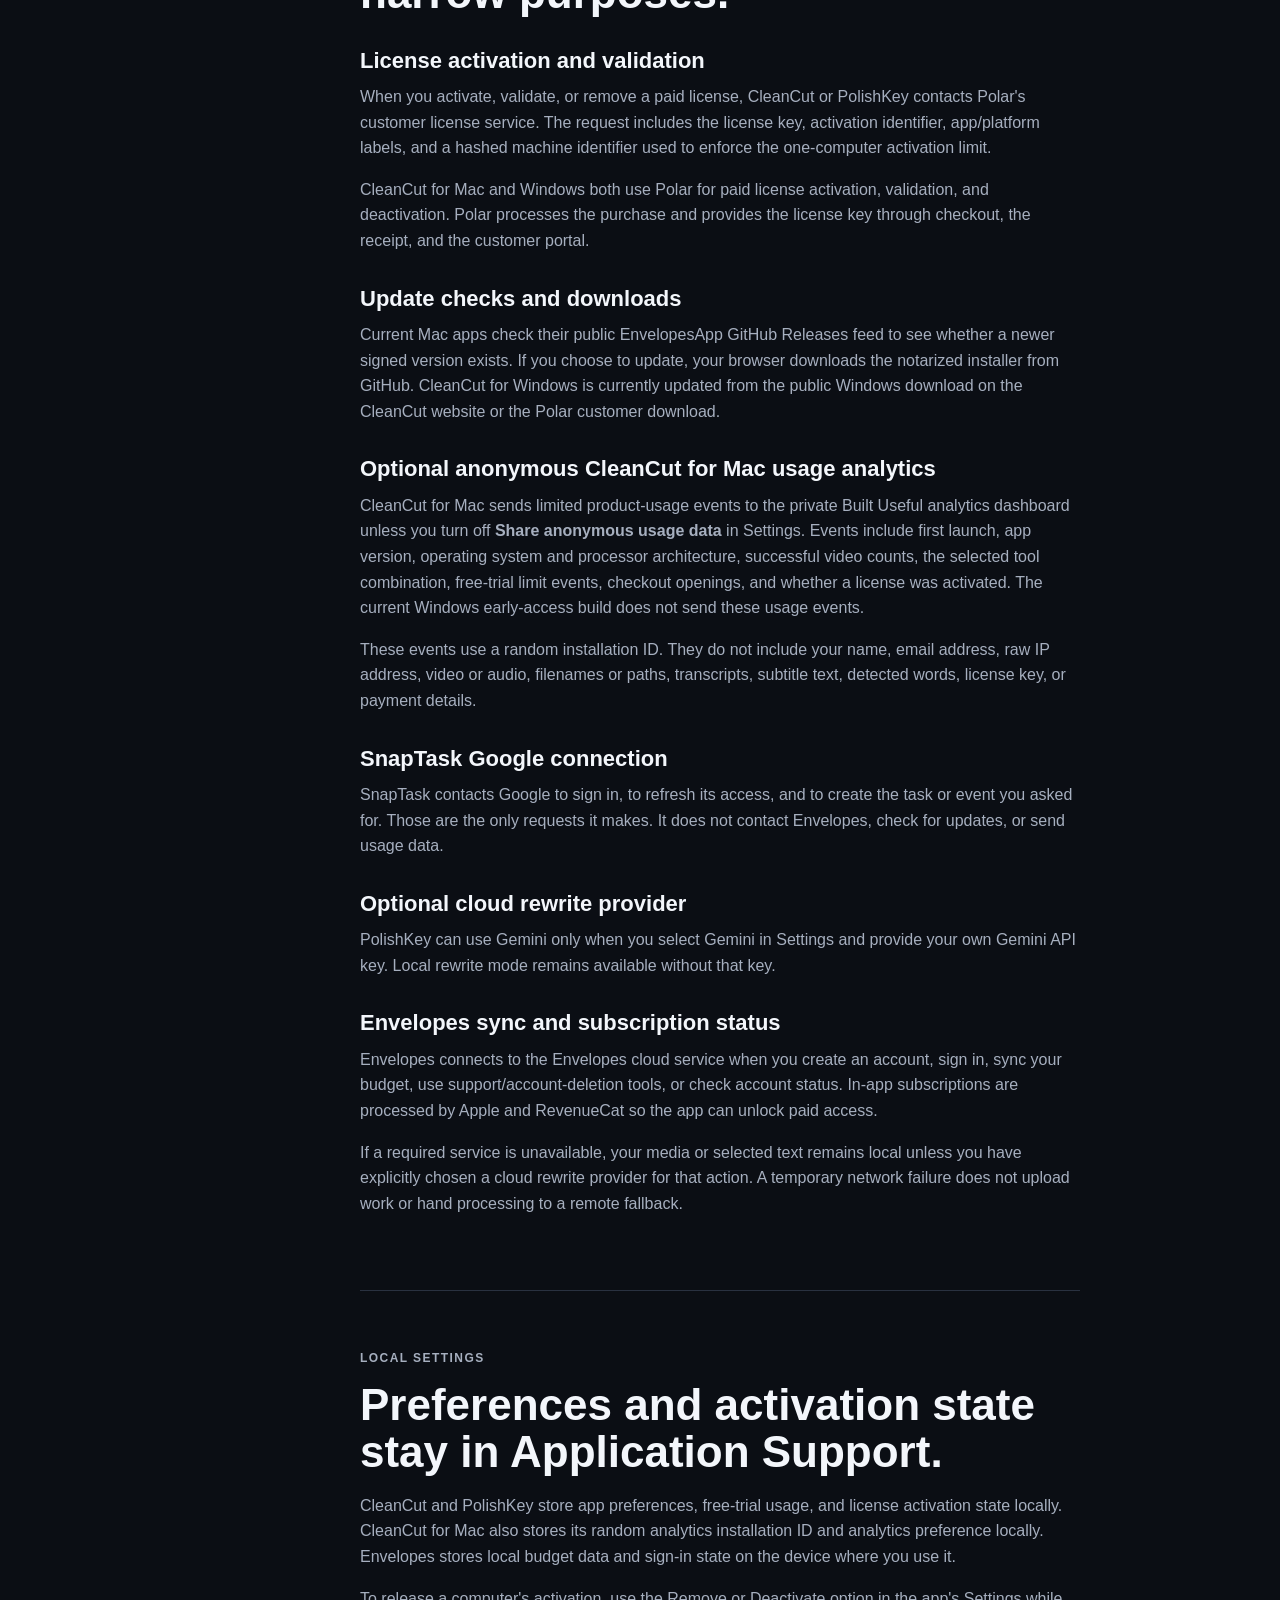
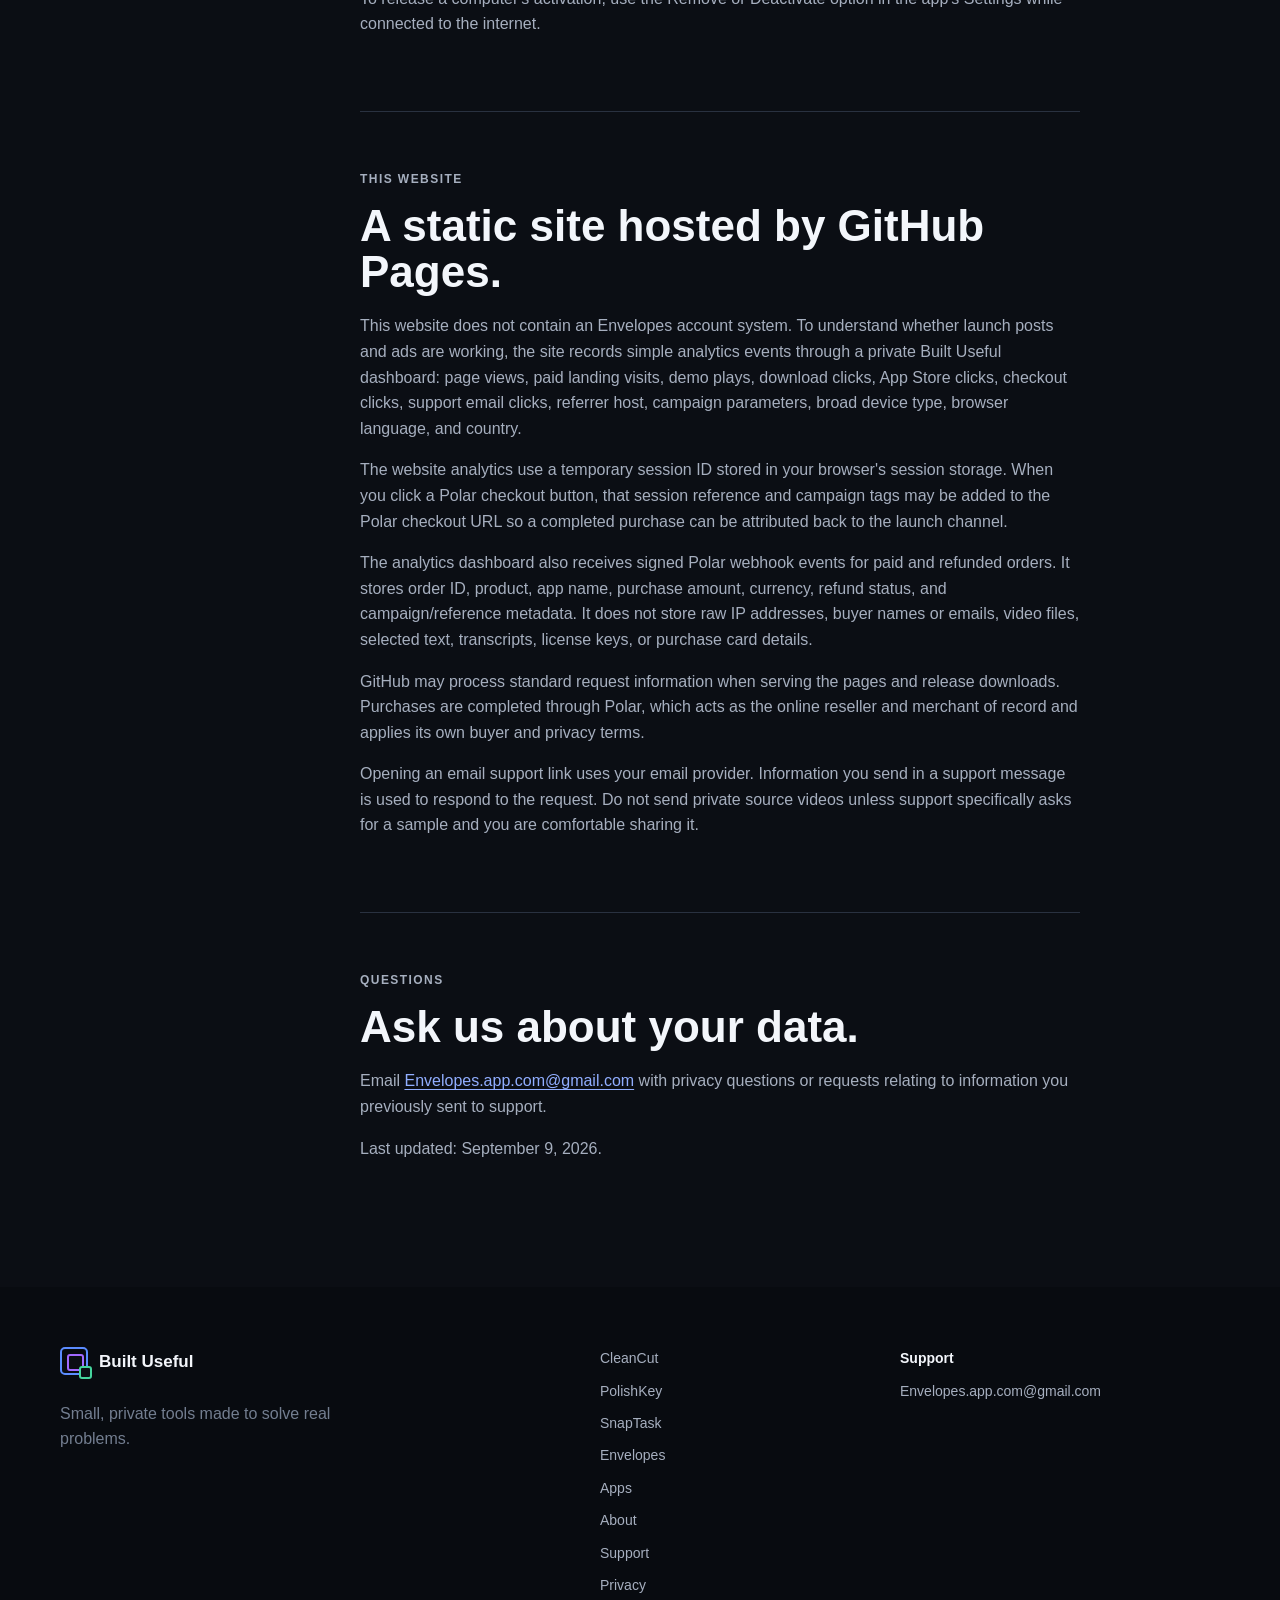
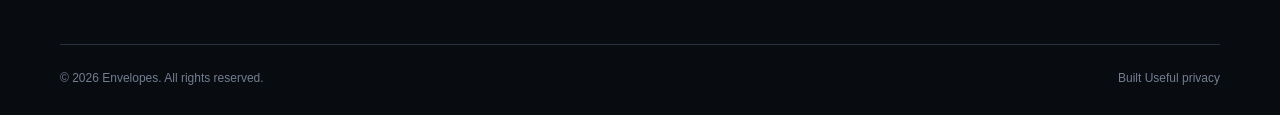
<file: privacy.html>
<!DOCTYPE html>
<html lang="en">
<head>
<!-- Google tag (gtag.js) -->
<script async src="https://www.googletagmanager.com/gtag/js?id=AW-18301035992"></script>
<script>
  window.dataLayer = window.dataLayer || [];
  function gtag(){dataLayer.push(arguments);}
  gtag('js', new Date());
  gtag('config', 'AW-18301035992');
</script>
  <meta charset="UTF-8">
  <meta name="viewport" content="width=device-width, initial-scale=1">
  <meta name="theme-color" content="#0b0e14">
  <meta name="description" content="Built Useful privacy details for CleanCut, PolishKey, and Envelopes: local processing, optional sync, licensing, subscriptions, and website analytics.">
  <link rel="canonical" href="https://builtuseful.com/privacy.html">
  <link rel="icon" href="favicon.svg" type="image/svg+xml">
  <title>Privacy | Built Useful</title>
  <link rel="stylesheet" href="styles.css?v=20260714a">
  <script src="assets/lucide.min.js" defer></script>
  <script src="site.js" defer></script>
</head>
<body>
  <a class="skip-link" href="#main">Skip to content</a>
  <header class="site-header">
    <div class="site-nav shell">
      <a class="brand" href="index.html" aria-label="Built Useful home"><span class="brand-mark" aria-hidden="true"><span></span></span><span>Built Useful</span></a>
      <button class="menu-toggle" type="button" aria-expanded="false" aria-controls="site-menu"><i data-lucide="menu" aria-hidden="true"></i><span>Menu</span></button>
      <nav class="nav-links" id="site-menu" aria-label="Primary navigation">
        <a href="cleancut.html">CleanCut</a>
        <a href="polishkey.html">PolishKey</a>
        <a href="snaptask.html">SnapTask</a>
        <a href="envelopes.html">Envelopes</a>
        <a href="apps.html">Apps</a>
        <a href="about.html">About</a>
        <a href="support.html">Support</a>
        <a class="nav-download" href="apps.html"><i data-lucide="layout-grid" aria-hidden="true"></i>Apps</a>
      </nav>
    </div>
  </header>

  <main id="main">
    <section class="page-hero">
      <div class="shell">
        <p class="eyebrow">Privacy</p>
        <h1>Your work stays under your control.</h1>
        <p>Built Useful apps are designed around local processing and clear choices. This page explains what stays on the device and the limited situations where an app connects to an outside service, including the Google account SnapTask writes to on your behalf.</p>
      </div>
    </section>

    <section class="section">
      <div class="shell content-layout">
        <nav class="content-nav" aria-label="Privacy page sections">
          <strong>On this page</strong>
          <a href="#videos">Video processing</a>
          <a href="#polishkey">Text rewrites</a>
          <a href="#snaptask">Tasks and calendar</a>
          <a href="#envelopes">Budget data</a>
          <a href="#network">Network connections</a>
          <a href="#license">License data</a>
          <a href="#website">Website</a>
          <a href="#contact">Contact</a>
        </nav>
        <div>
          <section class="prose-section" id="videos">
            <p class="eyebrow">Video processing</p>
            <h2>CleanCut does not upload your media.</h2>
            <p>The video files you select are processed locally by the CleanCut engine bundled inside the Mac or Windows application. Audio extraction, AI transcription, profanity matching, and video conversion happen on your computer. Subtitle generation is currently available in the Mac app.</p>
            <p>CleanCut does not send your video, audio, transcript, subtitle text, filenames, or detected words to Envelopes or an AI service.</p>
          </section>

          <section class="prose-section" id="polishkey">
            <p class="eyebrow">PolishKey text rewrites</p>
            <h2>PolishKey rewrites selected text locally by default.</h2>
            <p>The text you select for a rewrite is sent to the model provider configured in PolishKey. The Apple Silicon Mac build includes the private local runtime. Its Qwen3 4B model downloads once into PolishKey's application data and remains on your Mac, so local rewriting does not require a cloud AI account.</p>
            <p>If you choose the Google models and enter your own free Google AI Studio key, selected text is sent to Google's Gemini API, which serves the Gemma and Gemini models PolishKey uses, for that rewrite. Under Google's free-tier terms, Google may use that text to improve its products and people may review it, so PolishKey warns against sending sensitive or personal information that way. PolishKey does not send selected text, rewritten text, clipboard contents, app names, or surrounding document content to Envelopes for AI processing.</p>
            <p>PolishKey keeps a rotating diagnostic log on your computer for hotkey troubleshooting. It records run IDs, timing, provider and model stages, retry categories, focus, and paste results, but not selected text, rewritten text, clipboard contents, prompts, API keys, or license keys.</p>
          </section>

          <section class="prose-section" id="snaptask">
            <p class="eyebrow">SnapTask tasks and calendar</p>
            <h2>SnapTask writes to your Google account and nowhere else.</h2>
            <p>When you connect a Google account, SnapTask asks for three permissions and no more: create and manage your tasks, view and edit events on your calendars, and see the list of calendars you are subscribed to. The calendar list is read only so the app can offer you the calendars you actually have; it is not used to read other people's events.</p>
            <p>What SnapTask sends to Google is what you typed: the task title, an optional note, an optional date, and an optional time. It creates the task or event in the list or calendar you chose. It does not read your existing tasks or events, and it does not send any of it to Envelopes. There is no Envelopes account, no server, and no analytics in SnapTask.</p>
            <p>Sign-in happens in your own browser using Google's standard OAuth flow. SnapTask never sees or stores your Google password. The token Google returns is kept in the macOS Keychain, or Windows Credential Manager, and never in a settings file. Disconnecting the account in SnapTask revokes that token with Google and deletes the local copy. You can also remove SnapTask's access at any time from your Google account's permissions page.</p>
            <p>SnapTask reads your clipboard once, when the capture box opens, so it can offer text you just copied as a starting point. That text stays on your computer unless you choose to save the capture. SnapTask never writes to your clipboard and never clears it. Until an account is connected, captures are written to a local file in SnapTask's own application-data folder rather than sent anywhere.</p>
            <p>SnapTask requests no macOS permissions at all: no Accessibility, no Automation, no screen recording, and no simulated keystrokes.</p>
          </section>

          <section class="prose-section" id="envelopes">
            <p class="eyebrow">Envelopes budget data</p>
            <h2>Envelopes does not connect to your bank.</h2>
            <p>Envelopes stores your budget on your device so you can use the app without creating an account. You enter account balances, envelopes, transactions, goals, and scheduled items manually.</p>
            <p>If you sign in for sync, Envelopes stores a cloud copy of your budget through the Envelopes cloud service so your own devices can match. Sync is optional, and you can delete a cloud account from inside the app or through the public account-deletion page.</p>
            <p>Envelopes does not collect bank login credentials, does not link to financial institutions, does not use third-party advertising, and does not use third-party analytics inside the app.</p>
          </section>

          <section class="prose-section" id="network">
            <p class="eyebrow">Network connections</p>
            <h2>The app connects for a few narrow purposes.</h2>
            <h3>License activation and validation</h3>
            <p>When you activate, validate, or remove a paid license, CleanCut or PolishKey contacts Polar's customer license service. The request includes the license key, activation identifier, app/platform labels, and a hashed machine identifier used to enforce the one-computer activation limit.</p>
            <p>CleanCut for Mac and Windows both use Polar for paid license activation, validation, and deactivation. Polar processes the purchase and provides the license key through checkout, the receipt, and the customer portal.</p>
            <h3>Update checks and downloads</h3>
            <p>Current Mac apps check their public EnvelopesApp GitHub Releases feed to see whether a newer signed version exists. If you choose to update, your browser downloads the notarized installer from GitHub. CleanCut for Windows is currently updated from the public Windows download on the CleanCut website or the Polar customer download.</p>
            <h3>Optional anonymous CleanCut for Mac usage analytics</h3>
            <p>CleanCut for Mac sends limited product-usage events to the private Built Useful analytics dashboard unless you turn off <strong>Share anonymous usage data</strong> in Settings. Events include first launch, app version, operating system and processor architecture, successful video counts, the selected tool combination, free-trial limit events, checkout openings, and whether a license was activated. The current Windows early-access build does not send these usage events.</p>
            <p>These events use a random installation ID. They do not include your name, email address, raw IP address, video or audio, filenames or paths, transcripts, subtitle text, detected words, license key, or payment details.</p>
            <h3>SnapTask Google connection</h3>
            <p>SnapTask contacts Google to sign in, to refresh its access, and to create the task or event you asked for. Those are the only requests it makes. It does not contact Envelopes, check for updates, or send usage data.</p>
            <h3>Optional cloud rewrite provider</h3>
            <p>PolishKey can use Gemini only when you select Gemini in Settings and provide your own Gemini API key. Local rewrite mode remains available without that key.</p>
            <h3>Envelopes sync and subscription status</h3>
            <p>Envelopes connects to the Envelopes cloud service when you create an account, sign in, sync your budget, use support/account-deletion tools, or check account status. In-app subscriptions are processed by Apple and RevenueCat so the app can unlock paid access.</p>
            <p>If a required service is unavailable, your media or selected text remains local unless you have explicitly chosen a cloud rewrite provider for that action. A temporary network failure does not upload work or hand processing to a remote fallback.</p>
          </section>

          <section class="prose-section" id="license">
            <p class="eyebrow">Local settings</p>
            <h2>Preferences and activation state stay in Application Support.</h2>
            <p>CleanCut and PolishKey store app preferences, free-trial usage, and license activation state locally. CleanCut for Mac also stores its random analytics installation ID and analytics preference locally. Envelopes stores local budget data and sign-in state on the device where you use it.</p>
            <p>To release a computer's activation, use the Remove or Deactivate option in the app's Settings while connected to the internet.</p>
          </section>

          <section class="prose-section" id="website">
            <p class="eyebrow">This website</p>
            <h2>A static site hosted by GitHub Pages.</h2>
            <p>This website does not contain an Envelopes account system. To understand whether launch posts and ads are working, the site records simple analytics events through a private Built Useful dashboard: page views, paid landing visits, demo plays, download clicks, App Store clicks, checkout clicks, support email clicks, referrer host, campaign parameters, broad device type, browser language, and country.</p>
            <p>The website analytics use a temporary session ID stored in your browser's session storage. When you click a Polar checkout button, that session reference and campaign tags may be added to the Polar checkout URL so a completed purchase can be attributed back to the launch channel.</p>
            <p>The analytics dashboard also receives signed Polar webhook events for paid and refunded orders. It stores order ID, product, app name, purchase amount, currency, refund status, and campaign/reference metadata. It does not store raw IP addresses, buyer names or emails, video files, selected text, transcripts, license keys, or purchase card details.</p>
            <p>GitHub may process standard request information when serving the pages and release downloads. Purchases are completed through Polar, which acts as the online reseller and merchant of record and applies its own buyer and privacy terms.</p>
            <p>Opening an email support link uses your email provider. Information you send in a support message is used to respond to the request. Do not send private source videos unless support specifically asks for a sample and you are comfortable sharing it.</p>
          </section>

          <section class="prose-section" id="contact">
            <p class="eyebrow">Questions</p>
            <h2>Ask us about your data.</h2>
            <p>Email <a href="mailto:Envelopes.app.com@gmail.com?subject=Built%20Useful%20Privacy">Envelopes.app.com@gmail.com</a> with privacy questions or requests relating to information you previously sent to support.</p>
            <p>Last updated: September 9, 2026.</p>
          </section>
        </div>
      </div>
    </section>
  </main>

  <footer class="site-footer">
    <div class="shell footer-grid">
      <div><a class="brand" href="index.html"><span class="brand-mark" aria-hidden="true"><span></span></span><span>Built Useful</span></a><p>Small, private tools made to solve real problems.</p></div>
      <div class="footer-links"><a href="cleancut.html">CleanCut</a><a href="polishkey.html">PolishKey</a><a href="snaptask.html">SnapTask</a><a href="envelopes.html">Envelopes</a><a href="apps.html">Apps</a><a href="about.html">About</a><a href="support.html">Support</a><a href="privacy.html">Privacy</a></div>
      <div class="footer-contact"><span>Support</span><a href="mailto:Envelopes.app.com@gmail.com">Envelopes.app.com@gmail.com</a></div>
    </div>
    <div class="shell footer-bottom"><span>© 2026 Envelopes. All rights reserved.</span><span>Built Useful privacy</span></div>
  </footer>
</body>
</html>
</file>
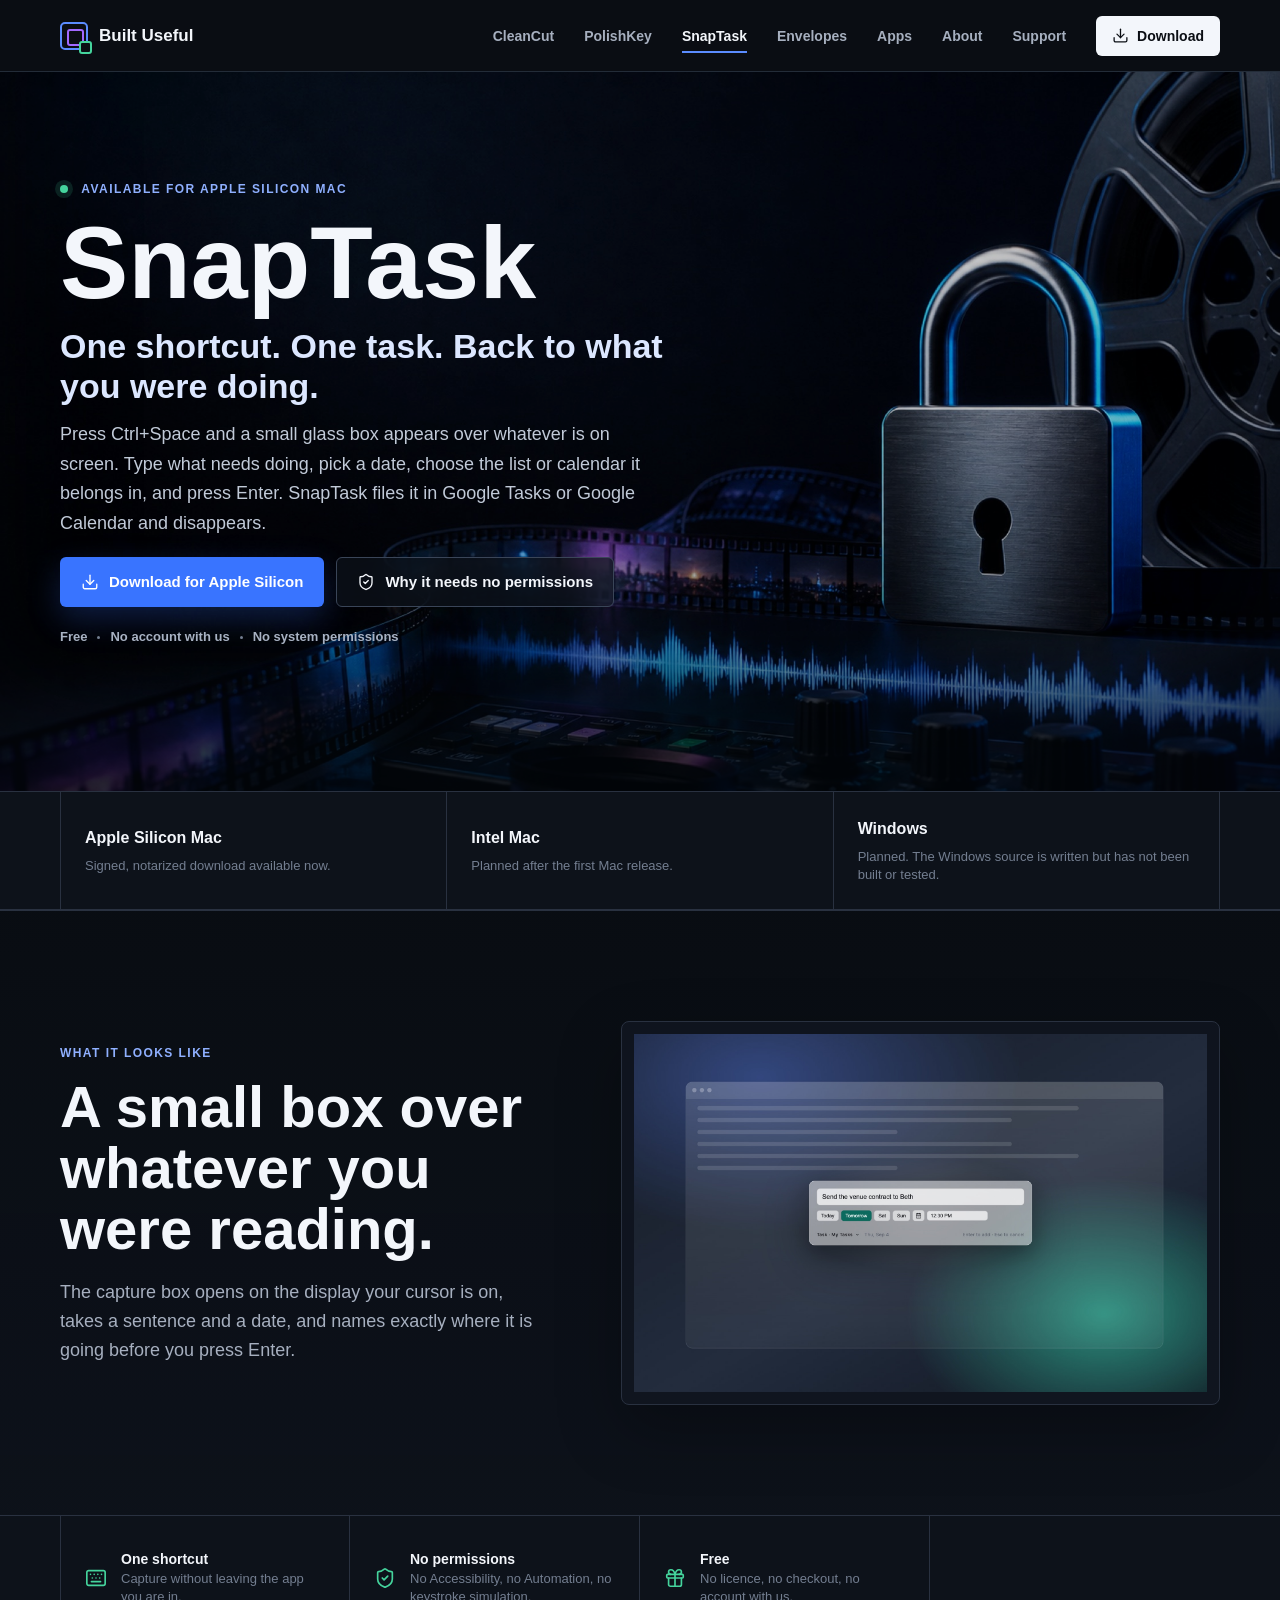
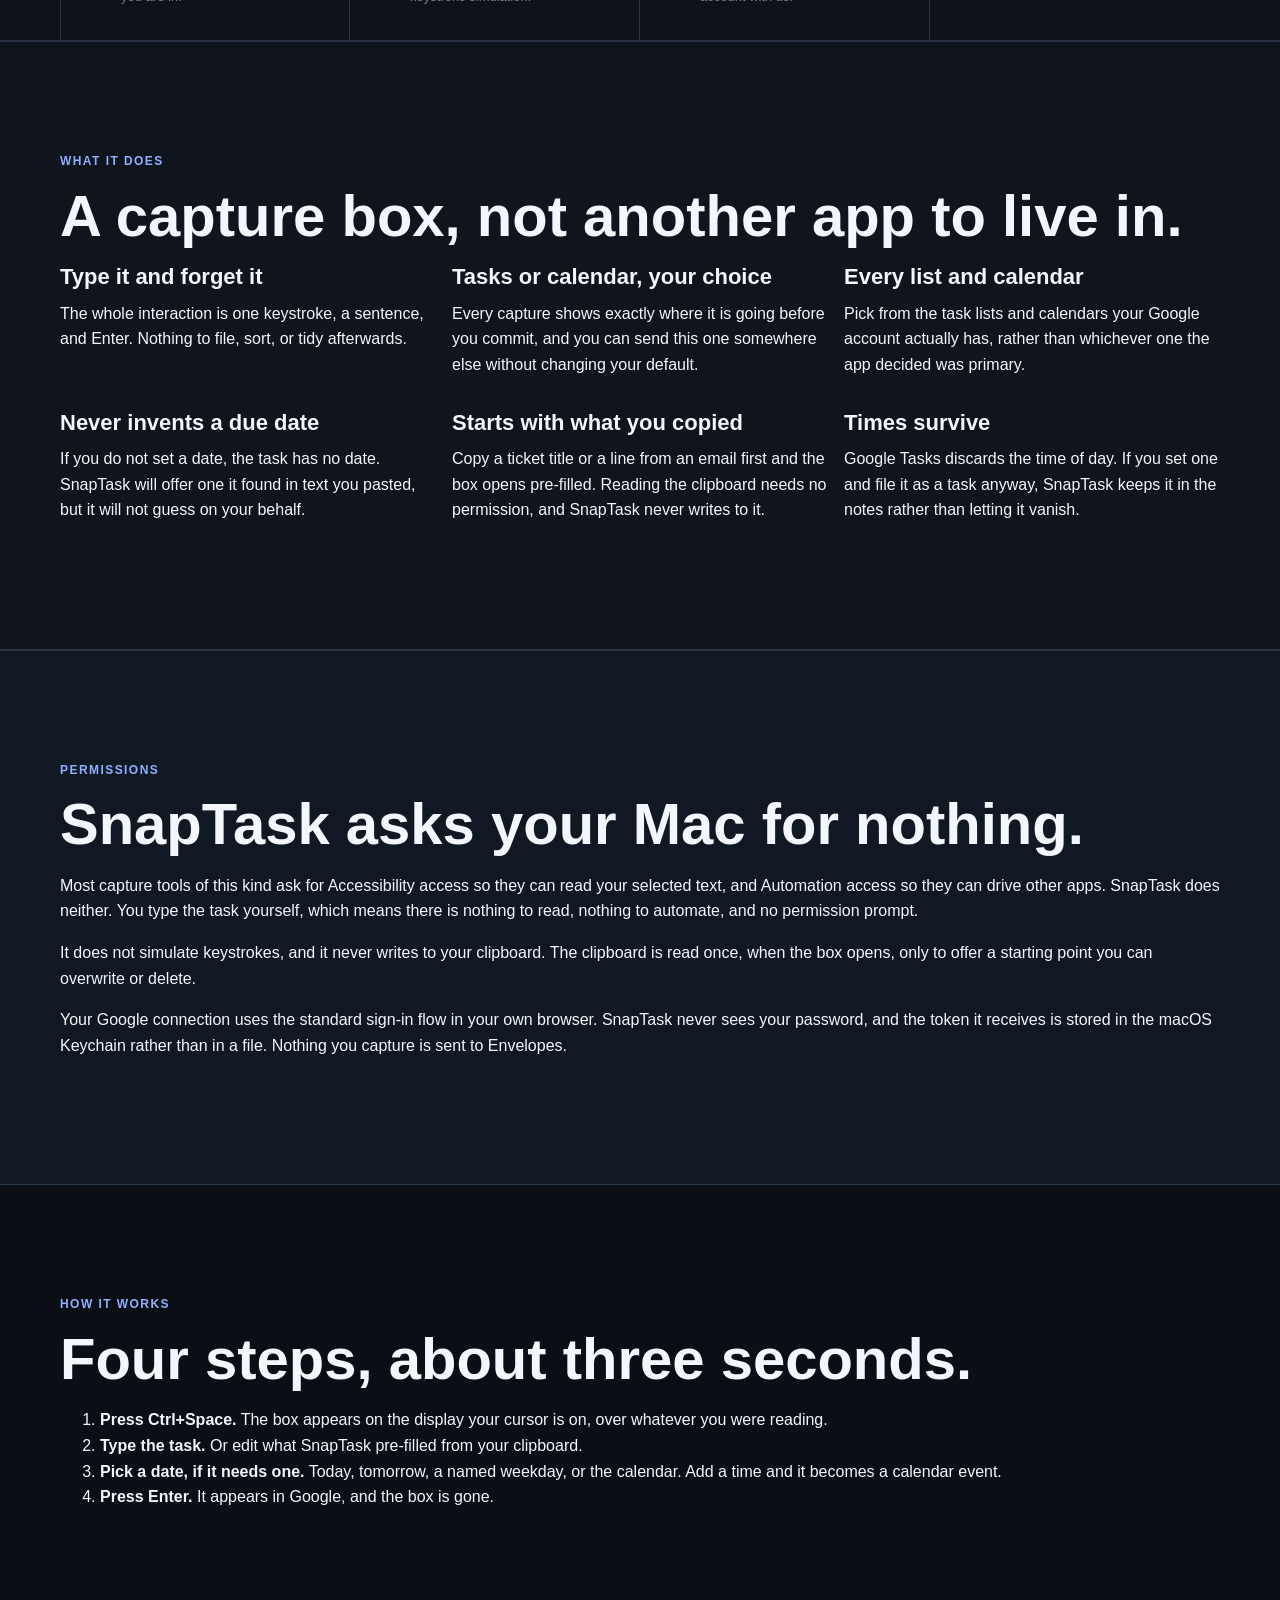
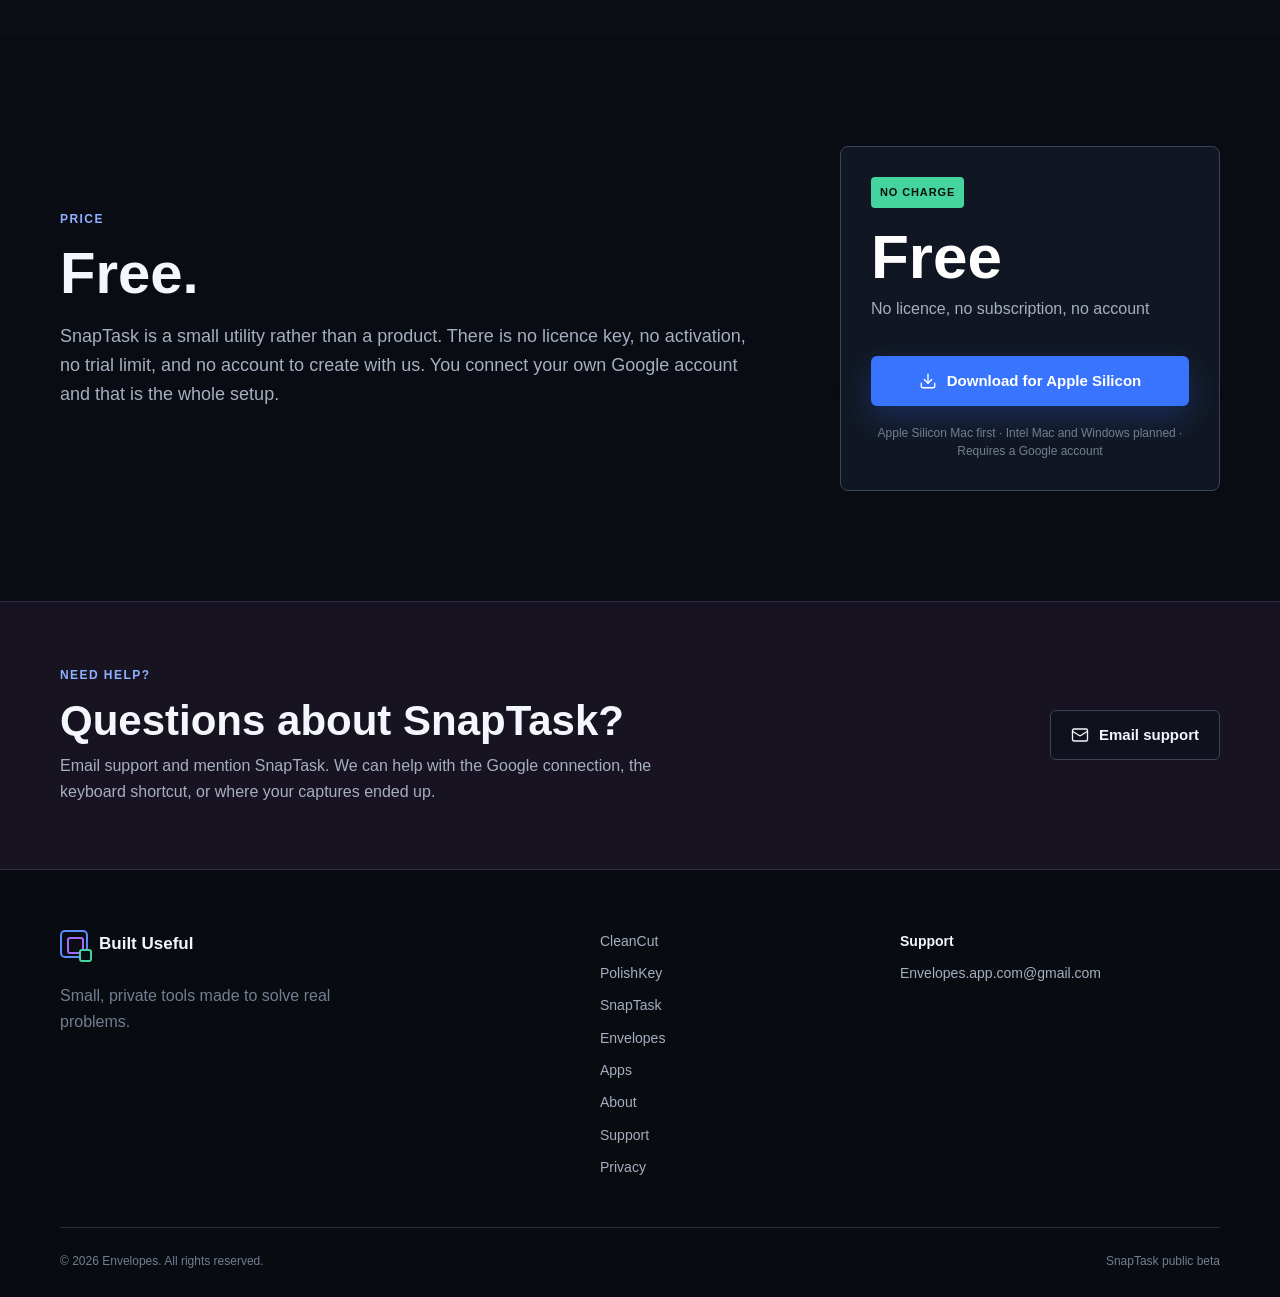
<file: snaptask.html>
<!DOCTYPE html>
<html lang="en">
<head>
<!-- Google tag (gtag.js) -->
<script async src="https://www.googletagmanager.com/gtag/js?id=AW-18301035992"></script>
<script>
  window.dataLayer = window.dataLayer || [];
  function gtag(){dataLayer.push(arguments);}
  gtag('js', new Date());
  gtag('config', 'AW-18301035992');
</script>
  <meta charset="UTF-8">
  <meta name="viewport" content="width=device-width, initial-scale=1">
  <meta name="theme-color" content="#0b0e14">
  <meta name="description" content="SnapTask turns a passing thought into a Google Task or Calendar event with one keyboard shortcut, and asks for no system permissions.">
  <meta property="og:title" content="SnapTask | One shortcut, one task">
  <meta property="og:description" content="Press the shortcut, type what needs doing, pick a date, press Enter. SnapTask files it in Google Tasks or Google Calendar without asking for a single system permission.">
  <meta property="og:type" content="website">
  <meta property="og:url" content="https://builtuseful.com/snaptask.html">
  <meta name="twitter:card" content="summary_large_image">
  <link rel="canonical" href="https://builtuseful.com/snaptask.html">
  <link rel="icon" href="favicon.svg" type="image/svg+xml">
  <title>SnapTask | One shortcut, one task</title>
  <link rel="stylesheet" href="styles.css?v=20260714a">
  <script src="assets/lucide.min.js" defer></script>
  <script src="site.js" defer></script>
</head>
<body>
  <a class="skip-link" href="#main">Skip to content</a>
  <header class="site-header">
    <div class="site-nav shell">
      <a class="brand" href="index.html" aria-label="Built Useful home"><span class="brand-mark" aria-hidden="true"><span></span></span><span>Built Useful</span></a>
      <button class="menu-toggle" type="button" aria-expanded="false" aria-controls="site-menu"><i data-lucide="menu" aria-hidden="true"></i><span>Menu</span></button>
      <nav class="nav-links" id="site-menu" aria-label="Primary navigation">
        <a href="cleancut.html">CleanCut</a>
        <a href="polishkey.html">PolishKey</a>
        <a class="active" href="snaptask.html">SnapTask</a>
        <a href="envelopes.html">Envelopes</a>
        <a href="apps.html">Apps</a>
        <a href="about.html">About</a>
        <a href="support.html">Support</a>
        <a class="nav-download" href="#downloads"><i data-lucide="download" aria-hidden="true"></i>Download</a>
      </nav>
    </div>
  </header>

  <main id="main">
    <section class="hero">
      <div class="hero-shade" aria-hidden="true"></div>
      <div class="shell hero-content">
        <p class="eyebrow"><span class="status-dot"></span> Available for Apple Silicon Mac</p>
        <h1>SnapTask</h1>
        <p class="hero-lede">One shortcut. One task. Back to what you were doing.</p>
        <p class="hero-copy">Press Ctrl+Space and a small glass box appears over whatever is on screen. Type what needs doing, pick a date, choose the list or calendar it belongs in, and press Enter. SnapTask files it in Google Tasks or Google Calendar and disappears.</p>
        <div class="hero-actions">
          <a class="button button-primary" href="https://github.com/EnvelopesApp/snaptask-updates/releases/latest/download/SnapTask.dmg"><i data-lucide="download" aria-hidden="true"></i>Download for Apple Silicon</a>
          <a class="button button-secondary" href="#snaptask-permissions"><i data-lucide="shield-check" aria-hidden="true"></i>Why it needs no permissions</a>
        </div>
        <p class="hero-meta">Free <span></span> No account with us <span></span> No system permissions</p>
      </div>
    </section>

    <section class="availability-strip" id="downloads" aria-label="SnapTask release status">
      <div class="shell availability-grid">
        <div><strong>Apple Silicon Mac</strong><span>Signed, notarized download available now.</span></div>
        <div><strong>Intel Mac</strong><span>Planned after the first Mac release.</span></div>
        <div><strong>Windows</strong><span>Planned. The Windows source is written but has not been built or tested.</span></div>
      </div>
    </section>

    <section class="section demo-section" aria-labelledby="snaptask-demo-title">
      <div class="shell demo-layout">
        <div class="section-heading">
          <p class="eyebrow">What it looks like</p>
          <h2 id="snaptask-demo-title">A small box over whatever you were reading.</h2>
          <p>The capture box opens on the display your cursor is on, takes a sentence and a date, and names exactly where it is going before you press Enter.</p>
        </div>
        <div class="demo-media" aria-label="SnapTask capture box">
          <img src="assets/snaptask-hero.jpg" alt="The SnapTask capture box floating over a document, with a task typed in, Tomorrow selected, and the destination reading Task, My Tasks." loading="lazy">
        </div>
      </div>
    </section>

    <section class="trust-strip" aria-label="Product highlights">
      <div class="shell trust-grid">
        <div><i data-lucide="keyboard" aria-hidden="true"></i><span><strong>One shortcut</strong>Capture without leaving the app you are in.</span></div>
        <div><i data-lucide="shield-check" aria-hidden="true"></i><span><strong>No permissions</strong>No Accessibility, no Automation, no keystroke simulation.</span></div>
        <div><i data-lucide="gift" aria-hidden="true"></i><span><strong>Free</strong>No licence, no checkout, no account with us.</span></div>
      </div>
    </section>

    <section class="section soft-band" aria-labelledby="snaptask-features">
      <div class="shell">
        <p class="eyebrow">What it does</p>
        <h2 id="snaptask-features">A capture box, not another app to live in.</h2>
        <div class="feature-grid">
          <article><h3>Type it and forget it</h3><p>The whole interaction is one keystroke, a sentence, and Enter. Nothing to file, sort, or tidy afterwards.</p></article>
          <article><h3>Tasks or calendar, your choice</h3><p>Every capture shows exactly where it is going before you commit, and you can send this one somewhere else without changing your default.</p></article>
          <article><h3>Every list and calendar</h3><p>Pick from the task lists and calendars your Google account actually has, rather than whichever one the app decided was primary.</p></article>
          <article><h3>Never invents a due date</h3><p>If you do not set a date, the task has no date. SnapTask will offer one it found in text you pasted, but it will not guess on your behalf.</p></article>
          <article><h3>Starts with what you copied</h3><p>Copy a ticket title or a line from an email first and the box opens pre-filled. Reading the clipboard needs no permission, and SnapTask never writes to it.</p></article>
          <article><h3>Times survive</h3><p>Google Tasks discards the time of day. If you set one and file it as a task anyway, SnapTask keeps it in the notes rather than letting it vanish.</p></article>
        </div>
      </div>
    </section>

    <section class="section privacy-band" id="snaptask-permissions" aria-labelledby="snaptask-privacy">
      <div class="shell">
        <p class="eyebrow">Permissions</p>
        <h2 id="snaptask-privacy">SnapTask asks your Mac for nothing.</h2>
        <p>Most capture tools of this kind ask for Accessibility access so they can read your selected text, and Automation access so they can drive other apps. SnapTask does neither. You type the task yourself, which means there is nothing to read, nothing to automate, and no permission prompt.</p>
        <p>It does not simulate keystrokes, and it never writes to your clipboard. The clipboard is read once, when the box opens, only to offer a starting point you can overwrite or delete.</p>
        <p>Your Google connection uses the standard sign-in flow in your own browser. SnapTask never sees your password, and the token it receives is stored in the macOS Keychain rather than in a file. Nothing you capture is sent to Envelopes.</p>
      </div>
    </section>

    <section class="section workflow-section" aria-labelledby="snaptask-workflow">
      <div class="shell">
        <p class="eyebrow">How it works</p>
        <h2 id="snaptask-workflow">Four steps, about three seconds.</h2>
        <ol class="workflow-list">
          <li><strong>Press Ctrl+Space.</strong> The box appears on the display your cursor is on, over whatever you were reading.</li>
          <li><strong>Type the task.</strong> Or edit what SnapTask pre-filled from your clipboard.</li>
          <li><strong>Pick a date, if it needs one.</strong> Today, tomorrow, a named weekday, or the calendar. Add a time and it becomes a calendar event.</li>
          <li><strong>Press Enter.</strong> It appears in Google, and the box is gone.</li>
        </ol>
      </div>
    </section>

    <section class="section pricing-section" id="pricing" aria-labelledby="snaptask-pricing">
      <div class="shell pricing-layout">
        <div>
          <p class="eyebrow">Price</p>
          <h2 id="snaptask-pricing">Free.</h2>
          <p>SnapTask is a small utility rather than a product. There is no licence key, no activation, no trial limit, and no account to create with us. You connect your own Google account and that is the whole setup.</p>
        </div>
        <div class="price-panel">
          <div class="price-badge">No charge</div>
          <p class="price">Free</p>
          <p class="price-subtitle">No licence, no subscription, no account</p>
          <a class="button button-primary" href="https://github.com/EnvelopesApp/snaptask-updates/releases/latest/download/SnapTask.dmg"><i data-lucide="download" aria-hidden="true"></i>Download for Apple Silicon</a>
          <small>Apple Silicon Mac first · Intel Mac and Windows planned · Requires a Google account</small>
        </div>
      </div>
    </section>

    <section class="support-callout">
      <div class="shell support-callout-inner">
        <div>
          <p class="eyebrow">Need help?</p>
          <h2>Questions about SnapTask?</h2>
          <p>Email support and mention SnapTask. We can help with the Google connection, the keyboard shortcut, or where your captures ended up.</p>
        </div>
        <a class="button button-secondary" href="mailto:Envelopes.app.com@gmail.com?subject=SnapTask%20Support"><i data-lucide="mail" aria-hidden="true"></i>Email support</a>
      </div>
    </section>
  </main>

  <footer class="site-footer">
    <div class="shell footer-grid">
      <div><a class="brand" href="index.html"><span class="brand-mark" aria-hidden="true"><span></span></span><span>Built Useful</span></a><p>Small, private tools made to solve real problems.</p></div>
      <div class="footer-links"><a href="cleancut.html">CleanCut</a><a href="polishkey.html">PolishKey</a><a href="snaptask.html">SnapTask</a><a href="envelopes.html">Envelopes</a><a href="apps.html">Apps</a><a href="about.html">About</a><a href="support.html">Support</a><a href="privacy.html">Privacy</a></div>
      <div class="footer-contact"><span>Support</span><a href="mailto:Envelopes.app.com@gmail.com">Envelopes.app.com@gmail.com</a></div>
    </div>
    <div class="shell footer-bottom"><span>© 2026 Envelopes. All rights reserved.</span><span>SnapTask public beta</span></div>
  </footer>
</body>
</html>
</file>
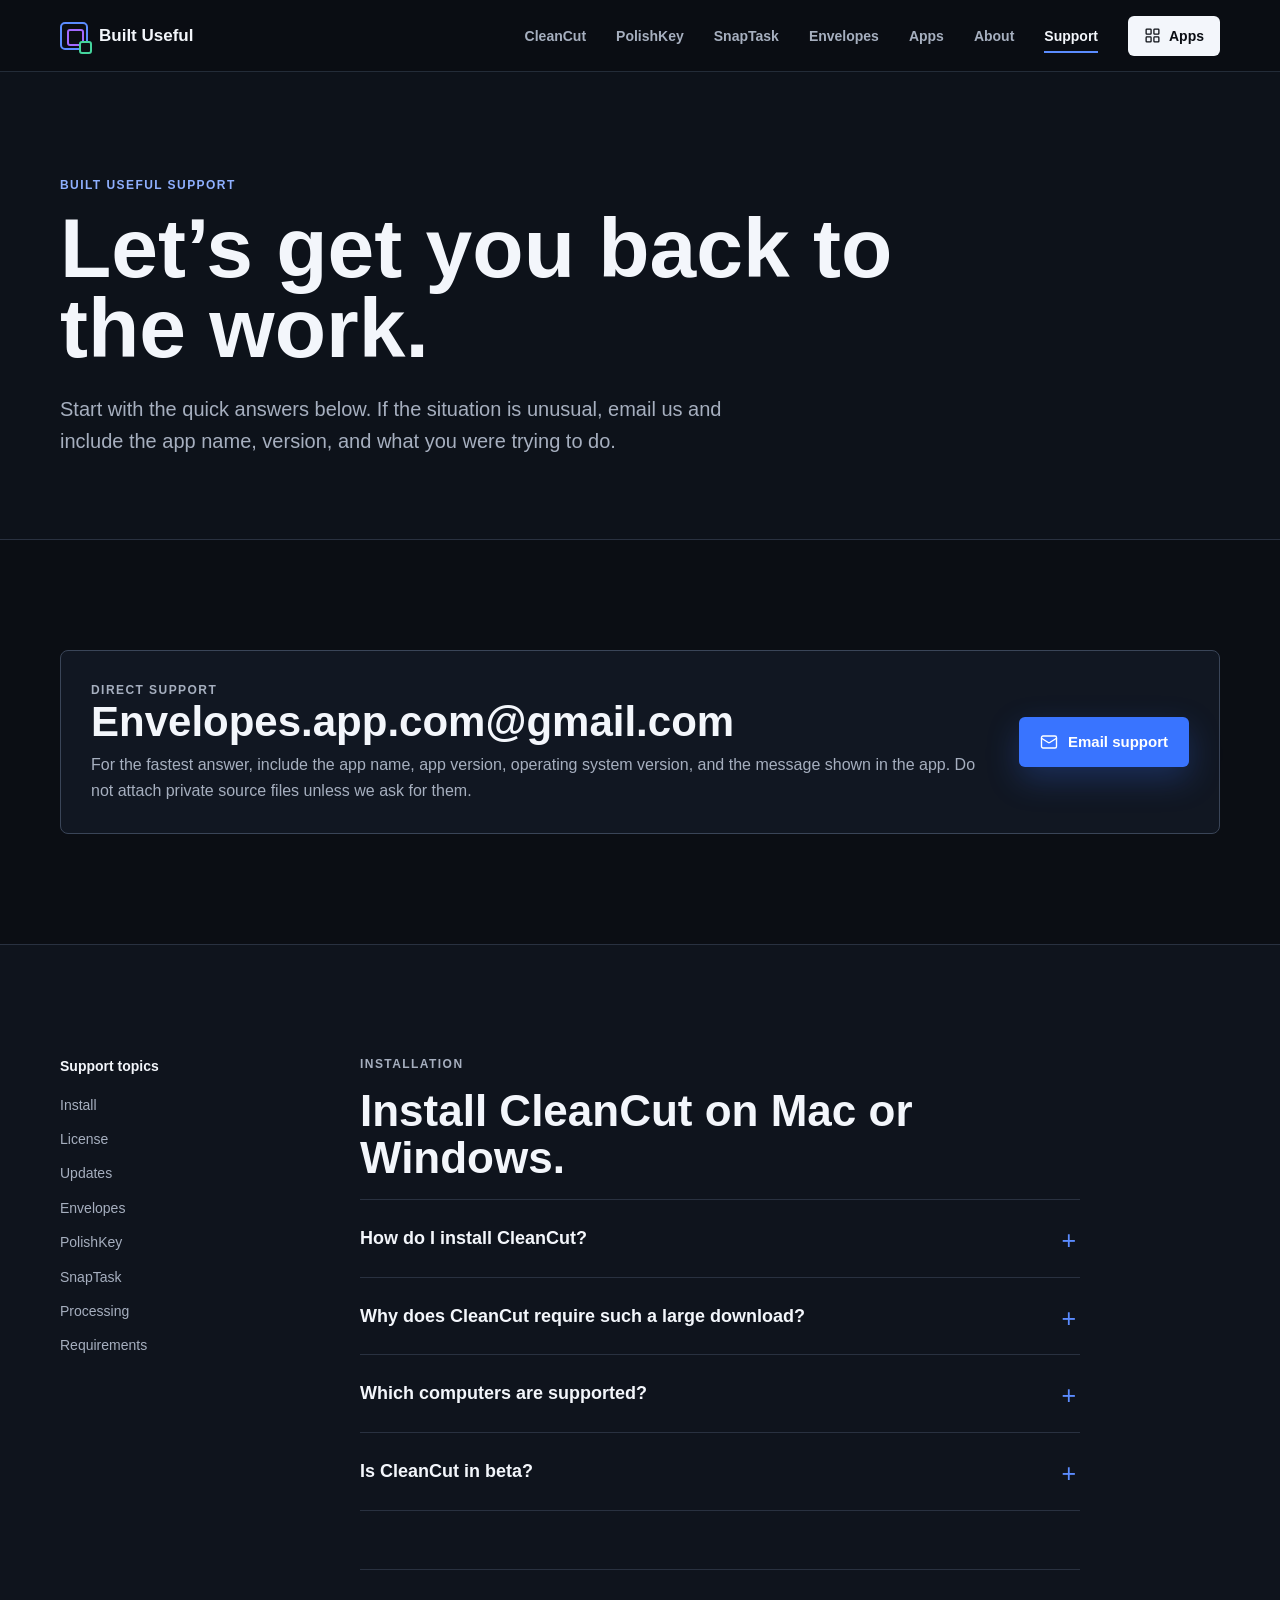
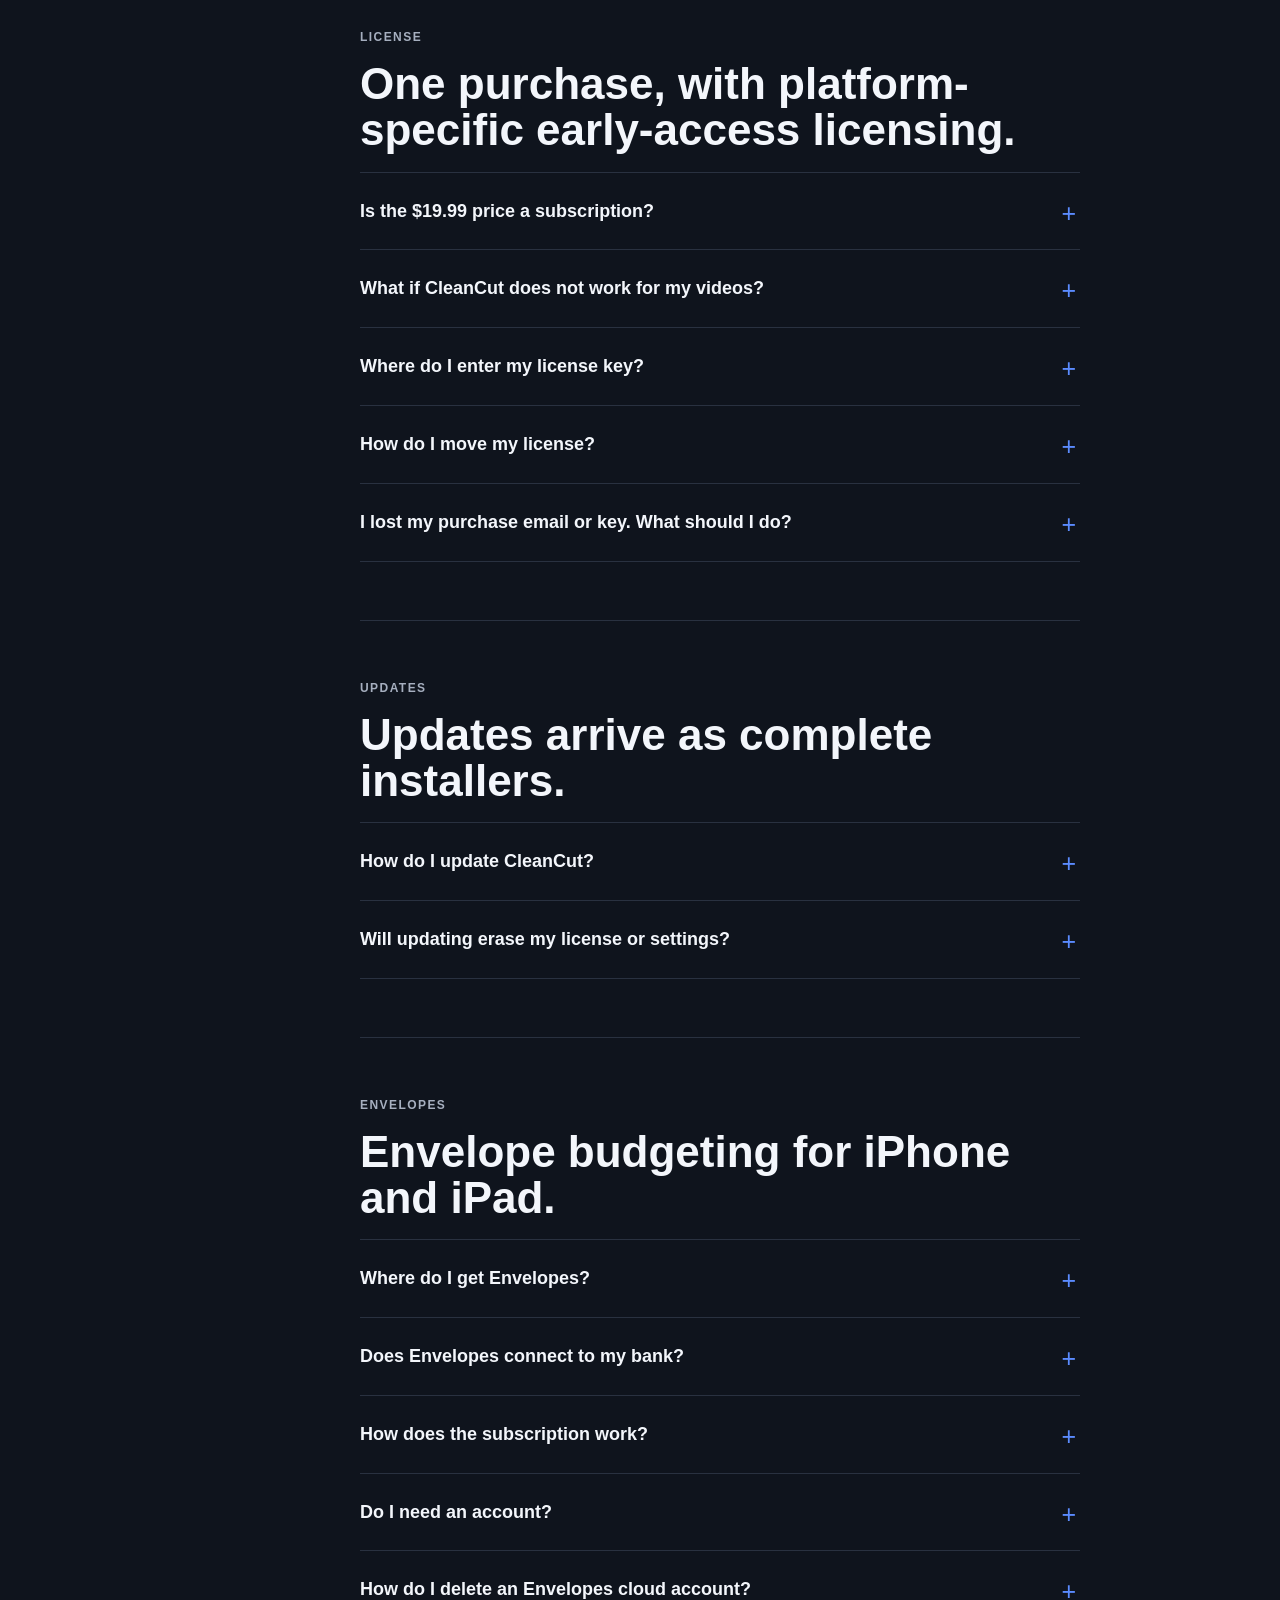
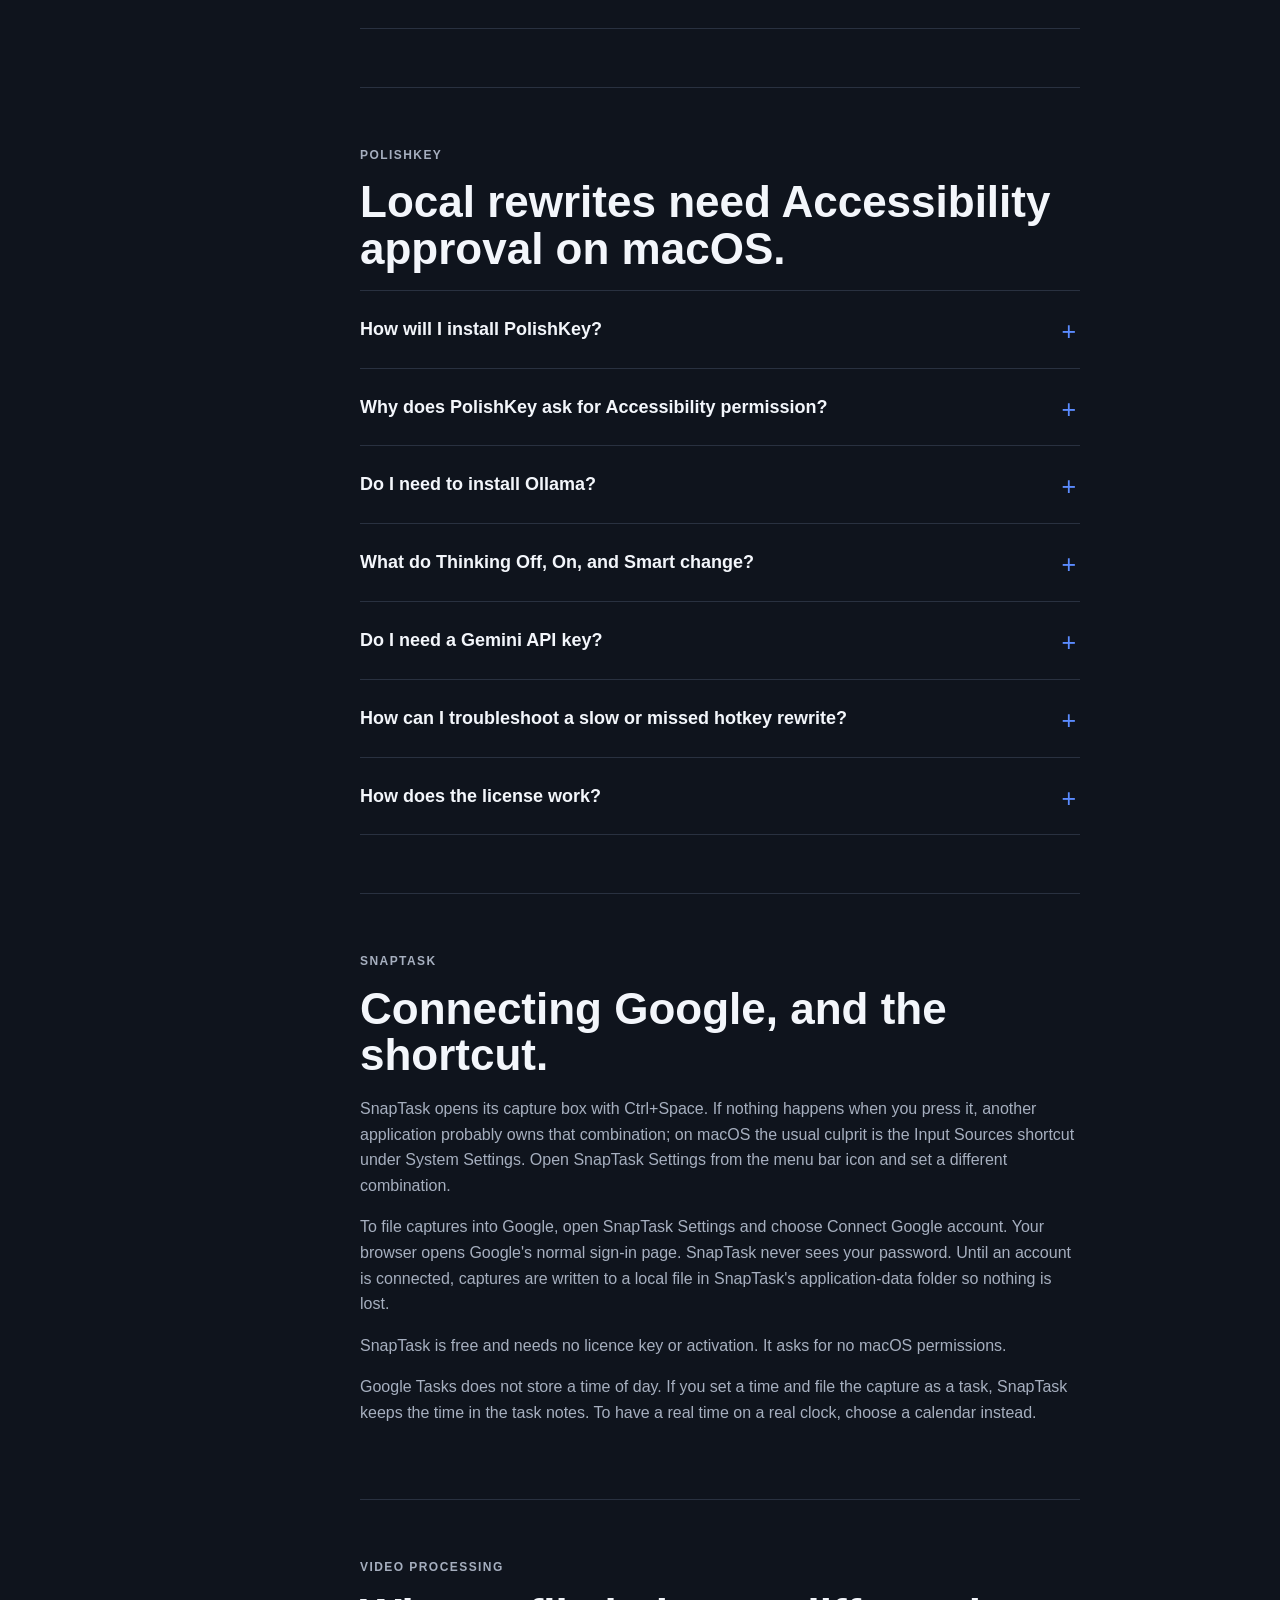
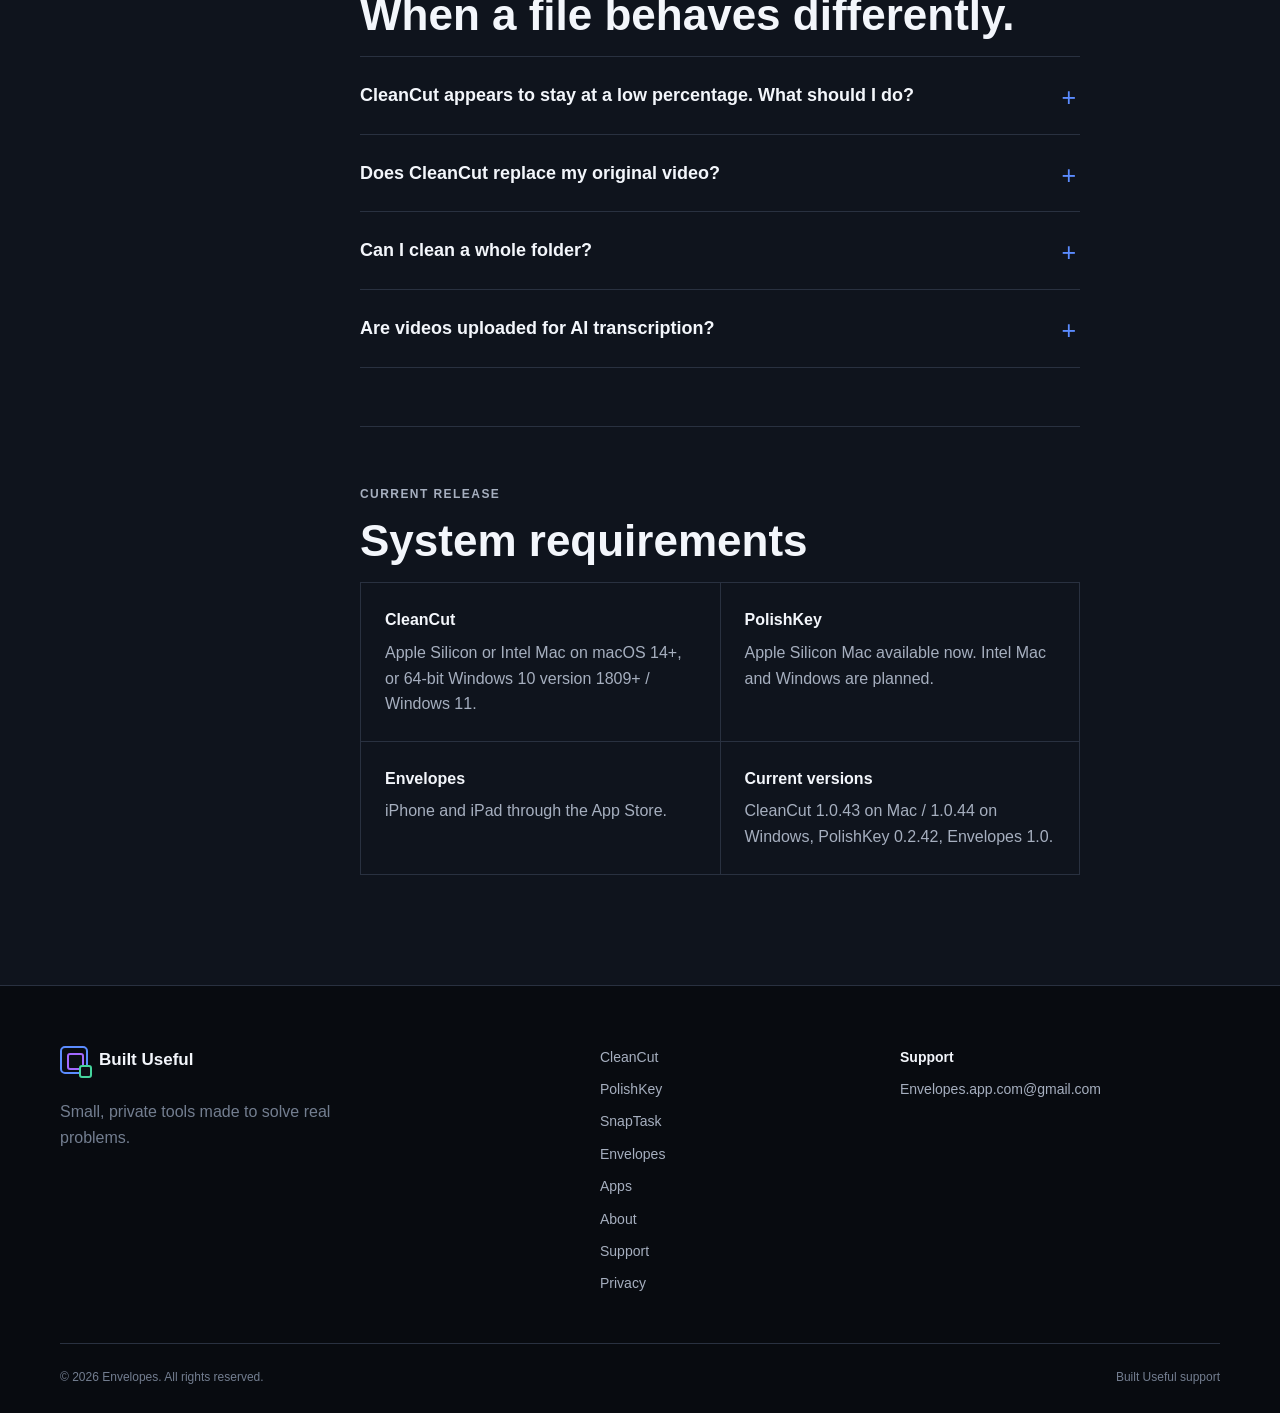
<file: support.html>
<!DOCTYPE html>
<html lang="en">
<head>
<!-- Google tag (gtag.js) -->
<script async src="https://www.googletagmanager.com/gtag/js?id=AW-18301035992"></script>
<script>
  window.dataLayer = window.dataLayer || [];
  function gtag(){dataLayer.push(arguments);}
  gtag('js', new Date());
  gtag('config', 'AW-18301035992');
</script>
  <meta charset="UTF-8">
  <meta name="viewport" content="width=device-width, initial-scale=1">
  <meta name="theme-color" content="#0b0e14">
  <meta name="description" content="Built Useful support for CleanCut, PolishKey, and Envelopes installation, licensing, subscriptions, updates, and local processing.">
  <link rel="canonical" href="https://builtuseful.com/support.html">
  <link rel="icon" href="favicon.svg" type="image/svg+xml">
  <title>Support | Built Useful</title>
  <link rel="stylesheet" href="styles.css?v=20260714a">
  <script src="assets/lucide.min.js" defer></script>
  <script src="site.js" defer></script>
</head>
<body>
  <a class="skip-link" href="#main">Skip to content</a>
  <header class="site-header">
    <div class="site-nav shell">
      <a class="brand" href="index.html" aria-label="Built Useful home"><span class="brand-mark" aria-hidden="true"><span></span></span><span>Built Useful</span></a>
      <button class="menu-toggle" type="button" aria-expanded="false" aria-controls="site-menu"><i data-lucide="menu" aria-hidden="true"></i><span>Menu</span></button>
      <nav class="nav-links" id="site-menu" aria-label="Primary navigation">
        <a href="cleancut.html">CleanCut</a>
        <a href="polishkey.html">PolishKey</a>
        <a href="snaptask.html">SnapTask</a>
        <a href="envelopes.html">Envelopes</a>
        <a href="apps.html">Apps</a>
        <a href="about.html">About</a>
        <a class="active" href="support.html">Support</a>
        <a class="nav-download" href="apps.html"><i data-lucide="layout-grid" aria-hidden="true"></i>Apps</a>
      </nav>
    </div>
  </header>

  <main id="main">
    <section class="page-hero">
      <div class="shell">
        <p class="eyebrow">Built Useful Support</p>
        <h1>Let’s get you back to the work.</h1>
        <p>Start with the quick answers below. If the situation is unusual, email us and include the app name, version, and what you were trying to do.</p>
      </div>
    </section>

    <section class="section">
      <div class="shell">
        <div class="contact-panel">
          <div>
            <p class="eyebrow">Direct support</p>
            <h2>Envelopes.app.com@gmail.com</h2>
            <p>For the fastest answer, include the app name, app version, operating system version, and the message shown in the app. Do not attach private source files unless we ask for them.</p>
          </div>
          <a class="button button-primary" href="mailto:Envelopes.app.com@gmail.com?subject=Built%20Useful%20Support"><i data-lucide="mail" aria-hidden="true"></i>Email support</a>
        </div>
      </div>
    </section>

    <section class="section soft-band">
      <div class="shell content-layout">
        <nav class="content-nav" aria-label="Support page sections">
          <strong>Support topics</strong>
          <a href="#install">Install</a>
          <a href="#license">License</a>
          <a href="#updates">Updates</a>
          <a href="#envelopes">Envelopes</a>
          <a href="#polishkey">PolishKey</a>
          <a href="#snaptask">SnapTask</a>
          <a href="#processing">Processing</a>
          <a href="#requirements">Requirements</a>
        </nav>
        <div>
          <section class="prose-section" id="install">
            <p class="eyebrow">Installation</p>
            <h2>Install CleanCut on Mac or Windows.</h2>
            <div class="faq-list">
              <details>
                <summary>How do I install CleanCut?</summary>
                <div>On Mac, download the matching DMG, open it, and drag CleanCut into Applications. On Windows, download and run CleanCut-Windows-Setup-1.0.44.exe. Both platforms include three completed videos free. The Windows early-access installer is not code-signed yet, so Windows may show a SmartScreen warning.</div>
              </details>
              <details>
                <summary>Why does CleanCut require such a large download?</summary>
                <div>The app includes the AI transcription engine, Whisper models, and video tools so processing can happen locally without uploading your files. The Mac download is approximately 2 GB and the Windows installer is approximately 1.5 GB.</div>
              </details>
              <details>
                <summary>Which computers are supported?</summary>
                <div>The Mac release supports Apple Silicon and Intel Macs running macOS 14 Sonoma or later. The Windows early-access release supports 64-bit Windows 10 version 1809 or newer and Windows 11.</div>
              </details>
              <details>
                <summary>Is CleanCut in beta?</summary>
                <div>Yes. CleanCut is in public beta while we test more real-world video formats. The Mac release is signed and notarized; the Windows early-access installer is not yet code-signed. Unusual files may still expose bugs. Please email support with the CleanCut version, operating-system version, source format, and the message shown in the app.</div>
              </details>
            </div>
          </section>

          <section class="prose-section" id="license">
            <p class="eyebrow">License</p>
            <h2>One purchase, with platform-specific early-access licensing.</h2>
            <div class="faq-list">
              <details>
                <summary>Is the $19.99 price a subscription?</summary>
                <div>No. The beta launch offer is a limited-time lifetime license for CleanCut. Mac and Windows both allow one active computer at a time, and you can deactivate before moving the license.</div>
              </details>
              <details>
                <summary>What if CleanCut does not work for my videos?</summary>
                <div>Mac and Windows both include 3 completed videos free. If you buy and CleanCut does not work for your setup, email support within 14 days and we will help you or refund the purchase.</div>
              </details>
              <details>
                <summary>Where do I enter my license key?</summary>
                <div>Open CleanCut Settings, find License, and paste the key from your Polar purchase email. CleanCut confirms when this computer is activated.</div>
              </details>
              <details>
                <summary>How do I move my license?</summary>
                <div>While online, open Settings on the currently activated computer and choose Deactivate. That releases the activation so the same key can be entered on another Mac or Windows PC.</div>
              </details>
              <details>
                <summary>I lost my purchase email or key. What should I do?</summary>
                <div>Email <a href="mailto:Envelopes.app.com@gmail.com">Envelopes.app.com@gmail.com</a> from the address used for the purchase. Include your receipt or transaction details if available.</div>
              </details>
            </div>
          </section>

          <section class="prose-section" id="updates">
            <p class="eyebrow">Updates</p>
            <h2>Updates arrive as complete installers.</h2>
            <div class="faq-list">
              <details>
                <summary>How do I update CleanCut?</summary>
                <div>On Mac, CleanCut offers a Download update button for signed releases. For Windows early access, use the Windows download on the CleanCut website or your Polar customer download until in-app Windows updates are added.</div>
              </details>
              <details>
                <summary>Will updating erase my license or settings?</summary>
                <div>No. Mac and Windows store trial usage, settings, and license activation outside the installed app, so replacing CleanCut with a newer version keeps them.</div>
              </details>
            </div>
          </section>

          <section class="prose-section" id="envelopes">
            <p class="eyebrow">Envelopes</p>
            <h2>Envelope budgeting for iPhone and iPad.</h2>
            <div class="faq-list">
              <details>
                <summary>Where do I get Envelopes?</summary>
                <div>Envelopes is available on the App Store at <a href="https://apps.apple.com/us/app/envelopes-the-budgeting-app/id6782375480">apps.apple.com/us/app/envelopes-the-budgeting-app/id6782375480</a>.</div>
              </details>
              <details>
                <summary>Does Envelopes connect to my bank?</summary>
                <div>No. Envelopes is manual envelope budgeting. You enter account balances and transactions yourself, so the app never asks for bank credentials.</div>
              </details>
              <details>
                <summary>How does the subscription work?</summary>
                <div>The iPhone and iPad app includes a 14-day free trial. After that, Envelopes Premium is $2.99 per month or $24.99 per year through the App Store. Manage or cancel the subscription from your Apple account.</div>
              </details>
              <details>
                <summary>Do I need an account?</summary>
                <div>No account is required to budget on one device. Sign in only if you want automatic sync between your own devices.</div>
              </details>
              <details>
                <summary>How do I delete an Envelopes cloud account?</summary>
                <div>In the app, open Menu, choose Sign in / Sync, then Delete cloud account. If you no longer have the app installed, use <a href="https://envelopes-cv5.pages.dev/delete-account">envelopes-cv5.pages.dev/delete-account</a>.</div>
              </details>
            </div>
          </section>

          <section class="prose-section" id="polishkey">
            <p class="eyebrow">PolishKey</p>
            <h2>Local rewrites need Accessibility approval on macOS.</h2>
            <div class="faq-list">
              <details>
                <summary>How will I install PolishKey?</summary>
                <div>Download PolishKey.dmg for Apple Silicon Mac, open it, and drag PolishKey into Applications. Launch the copy in Applications.</div>
              </details>
              <details>
                <summary>Why does PolishKey ask for Accessibility permission?</summary>
                <div>PolishKey needs Accessibility permission to read selected text and replace it in the app where you are typing. It uses this permission for the hotkey rewrite workflow, not to monitor everything you type.</div>
              </details>
              <details>
                <summary>Do I need to install Ollama?</summary>
                <div>No. PolishKey includes its private local runtime. When you choose local rewriting, the app guides a one-time Qwen3 4B model download with visible progress and stores it in PolishKey's application data.</div>
              </details>
              <details>
                <summary>What do Thinking Off, On, and Smart change?</summary>
                <div>These controls apply only when Gemini is selected: Off favors speed, On uses deeper reasoning, and Smart chooses based on the writing. Private local Qwen rewrites always use the fast direct path.</div>
              </details>
              <details>
                <summary>Do I need a Gemini API key?</summary>
                <div>No. PolishKey works locally by default. Gemini is optional and only used if you choose it in Settings and enter your own API key.</div>
              </details>
              <details>
                <summary>How can I troubleshoot a slow or missed hotkey rewrite?</summary>
                <div>Open PolishKey Settings, find Hotkey diagnostics, and choose Open hotkey logs. Each press has a private run ID with capture, model timing, retry, focus, and paste results. The log does not include your selected text, rewritten text, clipboard contents, API keys, or license keys.</div>
              </details>
              <details>
                <summary>How does the license work?</summary>
                <div>PolishKey is a $19.99 one-time purchase with 25 successful rewrites free. One computer can be active at a time, and you can deactivate before moving the license to another machine.</div>
              </details>
            </div>
          </section>

          <section class="prose-section" id="snaptask">
            <p class="eyebrow">SnapTask</p>
            <h2>Connecting Google, and the shortcut.</h2>
            <p>SnapTask opens its capture box with Ctrl+Space. If nothing happens when you press it, another application probably owns that combination; on macOS the usual culprit is the Input Sources shortcut under System Settings. Open SnapTask Settings from the menu bar icon and set a different combination.</p>
            <p>To file captures into Google, open SnapTask Settings and choose Connect Google account. Your browser opens Google's normal sign-in page. SnapTask never sees your password. Until an account is connected, captures are written to a local file in SnapTask's application-data folder so nothing is lost.</p>
            <p>SnapTask is free and needs no licence key or activation. It asks for no macOS permissions.</p>
            <p>Google Tasks does not store a time of day. If you set a time and file the capture as a task, SnapTask keeps the time in the task notes. To have a real time on a real clock, choose a calendar instead.</p>
          </section>

          <section class="prose-section" id="processing">
            <p class="eyebrow">Video processing</p>
            <h2>When a file behaves differently.</h2>
            <div class="faq-list">
              <details>
                <summary>CleanCut appears to stay at a low percentage. What should I do?</summary>
                <div>Long videos can spend time preparing audio and loading the AI model. Make sure you are using the latest release. If the percentage does not change for several minutes, stop the job and email support with the source format, approximate duration, and the message shown in CleanCut.</div>
              </details>
              <details>
                <summary>Does CleanCut replace my original video?</summary>
                <div>On Mac, only if you enable Replace Original. Otherwise it creates a new named output beside the source or in the selected folder. Windows early access always creates a new output and leaves the source video unchanged.</div>
              </details>
              <details>
                <summary>Can I clean a whole folder?</summary>
                <div>Batch folder processing is currently available on Mac. Windows early access processes one video at a time.</div>
              </details>
              <details>
                <summary>Are videos uploaded for AI transcription?</summary>
                <div>No. The transcription model and video engine are bundled with CleanCut and run on your Mac or Windows PC.</div>
              </details>
            </div>
          </section>

          <section class="prose-section" id="requirements">
            <p class="eyebrow">Current release</p>
            <h2>System requirements</h2>
            <div class="spec-grid">
              <div><strong>CleanCut</strong><span>Apple Silicon or Intel Mac on macOS 14+, or 64-bit Windows 10 version 1809+ / Windows 11.</span></div>
              <div><strong>PolishKey</strong><span>Apple Silicon Mac available now. Intel Mac and Windows are planned.</span></div>
              <div><strong>Envelopes</strong><span>iPhone and iPad through the App Store.</span></div>
              <div><strong>Current versions</strong><span>CleanCut 1.0.43 on Mac / 1.0.44 on Windows, PolishKey 0.2.42, Envelopes 1.0.</span></div>
            </div>
          </section>
        </div>
      </div>
    </section>
  </main>

  <footer class="site-footer">
    <div class="shell footer-grid">
      <div><a class="brand" href="index.html"><span class="brand-mark" aria-hidden="true"><span></span></span><span>Built Useful</span></a><p>Small, private tools made to solve real problems.</p></div>
      <div class="footer-links"><a href="cleancut.html">CleanCut</a><a href="polishkey.html">PolishKey</a><a href="snaptask.html">SnapTask</a><a href="envelopes.html">Envelopes</a><a href="apps.html">Apps</a><a href="about.html">About</a><a href="support.html">Support</a><a href="privacy.html">Privacy</a></div>
      <div class="footer-contact"><span>Support</span><a href="mailto:Envelopes.app.com@gmail.com">Envelopes.app.com@gmail.com</a></div>
    </div>
    <div class="shell footer-bottom"><span>© 2026 Envelopes. All rights reserved.</span><span>Built Useful support</span></div>
  </footer>
</body>
</html>
</file>
<file: styles.css>
:root {
  --bg: #0b0e14;
  --surface: #111722;
  --surface-high: #171e2a;
  --surface-soft: #0f141d;
  --line: #293140;
  --line-strong: #3a4558;
  --text: #f3f6fb;
  --muted: #a6afbf;
  --faint: #737e90;
  --blue: #5b8cff;
  --blue-strong: #3974ff;
  --violet: #a269ff;
  --green: #45d49d;
  --coral: #ff8e79;
  --header-height: 72px;
  color-scheme: dark;
}

* {
  box-sizing: border-box;
}

html {
  scroll-behavior: smooth;
}

body {
  margin: 0;
  overflow-x: hidden;
  background: var(--bg);
  color: var(--text);
  font-family: -apple-system, BlinkMacSystemFont, "Segoe UI", sans-serif;
  font-size: 16px;
  line-height: 1.6;
  letter-spacing: 0;
  -webkit-font-smoothing: antialiased;
}

body.menu-open {
  overflow: hidden;
}

img,
svg {
  display: block;
  max-width: 100%;
}

a {
  color: inherit;
  text-decoration: none;
}

button,
a {
  -webkit-tap-highlight-color: transparent;
}

button {
  font: inherit;
}

.shell {
  width: min(1160px, calc(100% - 48px));
  margin: 0 auto;
}

.skip-link {
  position: fixed;
  top: 12px;
  left: 12px;
  z-index: 100;
  padding: 10px 14px;
  background: white;
  color: #111;
  transform: translateY(-160%);
}

.skip-link:focus {
  transform: translateY(0);
}

.site-header {
  position: sticky;
  top: 0;
  z-index: 50;
  height: var(--header-height);
  background: rgba(11, 14, 20, 0.94);
  border-bottom: 1px solid rgba(58, 69, 88, 0.55);
  backdrop-filter: blur(18px);
}

.site-nav {
  min-height: var(--header-height);
  display: flex;
  align-items: center;
  justify-content: space-between;
  gap: 30px;
}

.brand {
  display: inline-flex;
  align-items: center;
  gap: 11px;
  font-size: 17px;
  font-weight: 750;
  white-space: nowrap;
}

.brand-mark {
  position: relative;
  width: 28px;
  height: 28px;
  border: 2px solid var(--blue);
  border-radius: 5px;
}

.brand-mark::before,
.brand-mark span {
  content: "";
  position: absolute;
  width: 13px;
  height: 13px;
  border: 2px solid var(--violet);
  border-radius: 3px;
  background: var(--bg);
}

.brand-mark::before {
  top: 5px;
  left: 5px;
}

.brand-mark span {
  right: -6px;
  bottom: -6px;
  border-color: var(--green);
}

.nav-links {
  display: flex;
  align-items: center;
  gap: 30px;
  color: var(--muted);
  font-size: 14px;
  font-weight: 650;
}

.nav-links > a:not(.nav-download) {
  position: relative;
  padding: 9px 0;
}

.nav-links > a:not(.nav-download)::after {
  content: "";
  position: absolute;
  left: 0;
  right: 0;
  bottom: 3px;
  height: 2px;
  background: var(--blue);
  transform: scaleX(0);
  transform-origin: left;
  transition: transform 160ms ease;
}

.nav-links > a:hover,
.nav-links > a.active {
  color: var(--text);
}

.nav-links > a:hover::after,
.nav-links > a.active::after {
  transform: scaleX(1);
}

.nav-download {
  display: inline-flex;
  align-items: center;
  gap: 8px;
  min-height: 40px;
  padding: 0 16px;
  border-radius: 6px;
  background: var(--text);
  color: #0b0e14;
}

.nav-download:hover {
  background: #dce7ff;
}

.nav-download svg,
.menu-toggle svg {
  width: 17px;
  height: 17px;
}

.menu-toggle {
  display: none;
  align-items: center;
  gap: 8px;
  min-height: 40px;
  padding: 0 12px;
  border: 1px solid var(--line);
  border-radius: 6px;
  background: transparent;
  color: var(--text);
  cursor: pointer;
}

.hero {
  position: relative;
  min-height: min(720px, calc(100svh - var(--header-height)));
  display: flex;
  align-items: center;
  overflow: hidden;
  background: #090d14 url("assets/cleancut-hero.jpg") center / cover no-repeat;
  border-bottom: 1px solid var(--line);
}

.polishkey-hero {
  background-image: url("assets/polishkey-hero.jpg");
  background-position: 58% center;
  background-size: cover;
}

.envelopes-hero {
  background-image: url("assets/envelopes-budget.jpg");
  background-position: 72% center;
  background-size: cover;
}

.hero-shade {
  position: absolute;
  inset: 0;
  background: rgba(4, 7, 12, 0.22);
  box-shadow: inset 0 -110px 120px rgba(4, 7, 12, 0.72);
}

.polishkey-hero .hero-shade {
  background:
    linear-gradient(90deg, rgba(4, 7, 12, 0.9), rgba(4, 7, 12, 0.68) 46%, rgba(4, 7, 12, 0.26)),
    rgba(4, 7, 12, 0.28);
}

.envelopes-hero .hero-shade {
  background:
    linear-gradient(90deg, rgba(4, 7, 12, 0.92), rgba(4, 7, 12, 0.7) 48%, rgba(4, 7, 12, 0.34)),
    rgba(4, 7, 12, 0.22);
}

.hero-content {
  position: relative;
  z-index: 1;
  padding: 74px 0 96px;
}

.hero-content > * {
  max-width: 610px;
}

.eyebrow {
  margin: 0 0 14px;
  color: #8fb0ff;
  font-size: 12px;
  font-weight: 750;
  letter-spacing: 0.12em;
  text-transform: uppercase;
}

.status-dot {
  display: inline-block;
  width: 8px;
  height: 8px;
  margin-right: 9px;
  border-radius: 50%;
  background: var(--green);
  box-shadow: 0 0 0 5px rgba(69, 212, 157, 0.14);
}

h1,
h2,
h3,
p {
  margin-top: 0;
}

h1 {
  margin-bottom: 15px;
  font-size: clamp(64px, 8vw, 108px);
  line-height: 0.95;
  font-weight: 850;
  letter-spacing: 0;
}

h2 {
  margin-bottom: 18px;
  font-size: clamp(34px, 4.6vw, 58px);
  line-height: 1.05;
  font-weight: 800;
  letter-spacing: 0;
}

h3 {
  margin-bottom: 10px;
  font-size: 22px;
  line-height: 1.2;
  letter-spacing: 0;
}

.hero-lede {
  margin-bottom: 14px;
  color: #dce7ff;
  font-size: clamp(24px, 3vw, 34px);
  line-height: 1.18;
  font-weight: 700;
}

.hero-copy {
  margin-bottom: 18px;
  color: #c1cad8;
  font-size: 18px;
  line-height: 1.65;
}

.hero-tool-list {
  display: grid;
  grid-template-columns: repeat(3, minmax(0, 1fr));
  gap: 0;
  margin: 0 0 24px;
  padding: 0;
  list-style: none;
  border-top: 1px solid rgba(169, 183, 205, 0.28);
  border-bottom: 1px solid rgba(169, 183, 205, 0.28);
}

.hero-tool-list li {
  display: flex;
  align-items: center;
  gap: 9px;
  min-width: 0;
  min-height: 66px;
  padding: 12px 14px;
  color: #e8eef9;
  font-size: 14px;
  font-weight: 700;
  line-height: 1.35;
}

.hero-tool-list li + li {
  border-left: 1px solid rgba(169, 183, 205, 0.22);
}

.hero-tool-list svg {
  flex: 0 0 auto;
  width: 18px;
  height: 18px;
  color: #8fb0ff;
}

.beta-banner {
  display: inline-flex;
  align-items: center;
  gap: 10px;
  max-width: 100%;
  margin: 0 0 20px;
  padding: 9px 12px;
  border: 1px solid rgba(69, 212, 157, 0.28);
  border-radius: 6px;
  background: rgba(9, 15, 24, 0.72);
  color: #c7d2e3;
  font-size: 13px;
  line-height: 1.4;
  backdrop-filter: blur(14px);
}

.beta-banner span,
.price-badge {
  color: #06120f;
  background: var(--green);
  font-size: 11px;
  font-weight: 850;
  letter-spacing: 0.08em;
  text-transform: uppercase;
}

.beta-banner span {
  flex: 0 0 auto;
  padding: 4px 7px;
  border-radius: 4px;
}

.hero-actions {
  display: flex;
  gap: 12px;
  flex-wrap: wrap;
  margin-bottom: 20px;
}

.button {
  display: inline-flex;
  align-items: center;
  justify-content: center;
  gap: 10px;
  min-height: 50px;
  padding: 0 20px;
  border: 1px solid transparent;
  border-radius: 6px;
  font-size: 15px;
  font-weight: 750;
  transition: transform 160ms ease, background 160ms ease, border-color 160ms ease;
}

.button:hover {
  transform: translateY(-2px);
}

.button svg {
  width: 18px;
  height: 18px;
}

.button-primary {
  background: var(--blue-strong);
  color: white;
  box-shadow: 0 12px 32px rgba(57, 116, 255, 0.25);
}

.button-primary:hover {
  background: #4c82ff;
}

.button-secondary {
  border-color: var(--line-strong);
  background: rgba(13, 18, 27, 0.72);
  color: var(--text);
  backdrop-filter: blur(12px);
}

.button-secondary:hover,
.button-quiet:hover {
  border-color: #65718a;
  background: var(--surface-high);
}

.button-quiet {
  border-color: var(--line);
  background: transparent;
  color: var(--text);
}

.hero-meta {
  display: flex;
  align-items: center;
  gap: 10px;
  color: #a8b2c3;
  font-size: 13px;
  font-weight: 650;
}

.hero-meta span {
  width: 3px;
  height: 3px;
  border-radius: 50%;
  background: var(--faint);
}

.trust-strip {
  background: #0d121a;
  border-bottom: 1px solid var(--line);
}

.availability-strip {
  background: #0d121a;
  border-bottom: 1px solid var(--line);
}

.availability-grid {
  display: grid;
  grid-template-columns: repeat(3, 1fr);
  border-left: 1px solid var(--line);
}

.availability-grid > div {
  min-height: 108px;
  display: flex;
  flex-direction: column;
  justify-content: center;
  gap: 6px;
  padding: 24px;
  border-right: 1px solid var(--line);
}

.availability-grid strong {
  color: var(--text);
}

.availability-grid span {
  color: var(--faint);
  font-size: 13px;
  line-height: 1.45;
}

.trust-grid {
  display: grid;
  grid-template-columns: repeat(4, 1fr);
}

.trust-grid > div {
  min-height: 124px;
  display: flex;
  align-items: center;
  gap: 14px;
  padding: 24px;
  border-right: 1px solid var(--line);
}

.trust-grid > div:first-child {
  border-left: 1px solid var(--line);
}

.trust-grid svg {
  flex: 0 0 auto;
  width: 22px;
  height: 22px;
  color: var(--green);
}

.trust-grid span {
  display: flex;
  flex-direction: column;
  color: var(--faint);
  font-size: 13px;
  line-height: 1.45;
}

.trust-grid strong {
  color: var(--text);
  font-size: 14px;
}

.section {
  padding: 110px 0;
}

.section-heading {
  max-width: 720px;
  margin-bottom: 52px;
}

.section-heading.centered {
  margin-right: auto;
  margin-left: auto;
  text-align: center;
}

.section-heading > p:last-child,
.workflow-layout > .section-heading > p:last-child,
.privacy-layout p,
.pricing-layout > div:first-child > p:last-child {
  color: var(--muted);
  font-size: 18px;
}

.soft-band {
  background: var(--surface-soft);
  border-top: 1px solid var(--line);
  border-bottom: 1px solid var(--line);
}

.demo-section {
  position: relative;
  scroll-margin-top: calc(var(--header-height) + 18px);
  background:
    linear-gradient(180deg, rgba(9, 12, 18, 0.96), rgba(13, 18, 26, 0.98)),
    #0c1119;
  border-top: 1px solid var(--line);
  border-bottom: 1px solid var(--line);
}

.demo-layout {
  display: grid;
  grid-template-columns: minmax(0, 0.82fr) minmax(520px, 1fr);
  gap: 70px;
  align-items: center;
}

.demo-layout .section-heading {
  margin-bottom: 0;
}

.demo-media {
  padding: 12px;
  border: 1px solid var(--line);
  border-radius: 8px;
  background: rgba(17, 23, 34, 0.78);
  box-shadow: 0 24px 64px rgba(0, 0, 0, 0.28);
}

.demo-media video {
  display: block;
  width: 100%;
  aspect-ratio: 16 / 9;
  border-radius: 6px;
  background: #05070b;
}

.screenshot-section {
  background:
    linear-gradient(180deg, rgba(9, 12, 18, 0.96), rgba(13, 18, 26, 0.98)),
    #0c1119;
  border-top: 1px solid var(--line);
  border-bottom: 1px solid var(--line);
}

.screenshot-layout {
  display: grid;
  grid-template-columns: minmax(0, 0.82fr) minmax(520px, 1fr);
  gap: 70px;
  align-items: center;
}

.screenshot-layout .section-heading {
  margin-bottom: 0;
}

.screen-gallery {
  display: grid;
  grid-template-columns: minmax(0, 1fr) minmax(160px, 0.58fr);
  gap: 16px;
  align-items: end;
}

.screen-gallery img {
  width: 100%;
  border: 1px solid rgba(255, 255, 255, 0.14);
  border-radius: 12px;
  background: #111722;
  box-shadow: 0 24px 64px rgba(0, 0, 0, 0.36);
}

.screen-gallery img:nth-child(2) {
  transform: translateY(24px);
}

.screen-gallery img:nth-child(3) {
  grid-column: 1 / -1;
  width: min(72%, 520px);
  margin-left: auto;
}

.feature-grid {
  display: grid;
  grid-template-columns: repeat(3, 1fr);
  gap: 16px;
}

.feature-card {
  position: relative;
  min-height: 330px;
  padding: 28px;
  border: 1px solid var(--line);
  border-radius: 8px;
  background: var(--surface);
}

.feature-card:hover {
  border-color: var(--line-strong);
}

.feature-icon {
  width: 48px;
  height: 48px;
  display: grid;
  place-items: center;
  margin-bottom: 62px;
  border: 1px solid currentColor;
  border-radius: 7px;
}

.feature-icon svg {
  width: 22px;
}

.feature-icon.blue {
  color: var(--blue);
  background: rgba(91, 140, 255, 0.08);
}

.feature-icon.violet {
  color: var(--violet);
  background: rgba(162, 105, 255, 0.08);
}

.feature-icon.green {
  color: var(--green);
  background: rgba(69, 212, 157, 0.08);
}

.feature-number {
  position: absolute;
  top: 28px;
  right: 28px;
  color: #424c5d;
  font-size: 13px;
  font-weight: 750;
}

.feature-card p:last-child {
  color: var(--muted);
}

.workflow-layout {
  display: grid;
  grid-template-columns: minmax(0, 0.85fr) minmax(420px, 1fr);
  gap: 90px;
  align-items: start;
}

.workflow-layout .section-heading {
  position: sticky;
  top: calc(var(--header-height) + 46px);
  margin-bottom: 0;
}

.steps {
  margin: 0;
  padding: 0;
  list-style: none;
  border-top: 1px solid var(--line);
}

.steps li {
  display: grid;
  grid-template-columns: 48px 1fr;
  gap: 22px;
  padding: 34px 0;
  border-bottom: 1px solid var(--line);
}

.steps li > span {
  width: 40px;
  height: 40px;
  display: grid;
  place-items: center;
  border: 1px solid var(--line-strong);
  border-radius: 50%;
  color: var(--blue);
  font-weight: 750;
}

.steps strong {
  display: block;
  margin-bottom: 5px;
  font-size: 19px;
}

.steps p {
  margin: 0;
  color: var(--muted);
}

.privacy-band {
  background: #101824;
  border-top: 1px solid #25354a;
  border-bottom: 1px solid #25354a;
}

.privacy-layout {
  display: grid;
  grid-template-columns: 160px 1fr;
  gap: 52px;
  align-items: center;
  max-width: 960px;
}

.privacy-mark {
  width: 140px;
  height: 140px;
  display: grid;
  place-items: center;
  border: 1px solid rgba(69, 212, 157, 0.5);
  border-radius: 50%;
  color: var(--green);
  box-shadow: inset 0 0 0 18px rgba(69, 212, 157, 0.04);
}

.privacy-mark svg {
  width: 56px;
  height: 56px;
}

.privacy-layout h2 {
  max-width: 790px;
}

.text-link {
  display: inline-flex;
  align-items: center;
  gap: 8px;
  color: #91aeff;
  font-weight: 700;
}

.text-link:hover {
  color: white;
}

.text-link svg {
  width: 18px;
}

.pricing-section {
  background: #090c12;
}

.pricing-layout {
  display: grid;
  grid-template-columns: 1fr 380px;
  gap: 90px;
  align-items: center;
}

.price-panel {
  padding: 30px;
  border: 1px solid var(--line-strong);
  border-radius: 8px;
  background: var(--surface);
}

.price-badge {
  display: inline-block;
  margin-bottom: 18px;
  padding: 7px 9px;
  border-radius: 4px;
}

.price-panel .price {
  margin: 0;
  color: white;
  font-size: 62px;
  line-height: 1;
  font-weight: 850;
}

.price-panel .price span {
  color: var(--green);
  font-size: 30px;
  vertical-align: top;
}

.price-panel .price-subtitle {
  margin: 8px 0 24px;
  color: var(--muted);
}

.price-panel .button {
  width: 100%;
  margin-top: 10px;
}

.price-panel small {
  display: block;
  margin-top: 18px;
  color: var(--faint);
  font-size: 12px;
  line-height: 1.5;
  text-align: center;
}

.support-callout {
  padding: 64px 0;
  background: #171321;
  border-top: 1px solid #342946;
  border-bottom: 1px solid #342946;
}

.support-callout-inner {
  display: flex;
  align-items: center;
  justify-content: space-between;
  gap: 40px;
}

.support-callout h2 {
  margin-bottom: 10px;
  font-size: clamp(28px, 4vw, 42px);
}

.support-callout p:last-child {
  max-width: 650px;
  margin-bottom: 0;
  color: var(--muted);
}

.site-footer {
  padding: 60px 0 26px;
  background: #080b10;
}

.footer-grid {
  display: grid;
  grid-template-columns: 1.5fr 0.75fr 1fr;
  gap: 60px;
  padding-bottom: 48px;
}

.footer-grid > div:first-child p {
  max-width: 320px;
  margin: 18px 0 0;
  color: var(--faint);
}

.footer-links,
.footer-contact {
  display: flex;
  flex-direction: column;
  align-items: flex-start;
  gap: 10px;
  color: var(--muted);
  font-size: 14px;
}

.footer-links a:hover,
.footer-contact a:hover {
  color: var(--text);
}

.footer-contact span {
  color: var(--text);
  font-weight: 700;
}

.footer-contact a {
  overflow-wrap: anywhere;
}

.footer-bottom {
  display: flex;
  justify-content: space-between;
  gap: 20px;
  padding-top: 24px;
  border-top: 1px solid var(--line);
  color: var(--faint);
  font-size: 12px;
}

.page-hero {
  padding: 104px 0 82px;
  background: #0d121a;
  border-bottom: 1px solid var(--line);
}

.page-hero h1 {
  max-width: 880px;
  margin-bottom: 24px;
  font-size: clamp(50px, 7vw, 84px);
}

.page-hero > .shell > p:last-child {
  max-width: 720px;
  margin-bottom: 0;
  color: var(--muted);
  font-size: 20px;
}

.content-layout {
  display: grid;
  grid-template-columns: 220px minmax(0, 720px);
  gap: 80px;
  align-items: start;
}

.content-nav {
  position: sticky;
  top: calc(var(--header-height) + 36px);
  display: flex;
  flex-direction: column;
  align-items: flex-start;
  gap: 12px;
  color: var(--muted);
  font-size: 14px;
}

.content-nav strong {
  margin-bottom: 4px;
  color: var(--text);
}

.content-nav a:hover {
  color: white;
}

.prose-section {
  padding-bottom: 58px;
  margin-bottom: 58px;
  border-bottom: 1px solid var(--line);
}

.prose-section:last-child {
  padding-bottom: 0;
  margin-bottom: 0;
  border-bottom: 0;
}

.prose-section h2 {
  font-size: clamp(30px, 4vw, 44px);
}

.prose-section h3 {
  margin-top: 32px;
}

.prose-section p,
.prose-section li {
  color: var(--muted);
}

.prose-section a {
  color: #91aeff;
  text-decoration: underline;
  text-underline-offset: 3px;
}

.prose-section ul {
  padding-left: 20px;
}

.contact-panel {
  display: grid;
  grid-template-columns: 1fr auto;
  gap: 32px;
  align-items: center;
  padding: 30px;
  border: 1px solid var(--line-strong);
  border-radius: 8px;
  background: var(--surface);
}

.contact-panel > div {
  min-width: 0;
}

.contact-panel h2 {
  margin-bottom: 8px;
  font-size: clamp(28px, 4vw, 42px);
  overflow-wrap: anywhere;
}

.contact-panel p {
  margin-bottom: 0;
  color: var(--muted);
}

.faq-list {
  border-top: 1px solid var(--line);
}

.faq-list details {
  border-bottom: 1px solid var(--line);
}

.faq-list summary {
  position: relative;
  padding: 24px 44px 24px 0;
  color: var(--text);
  font-size: 18px;
  font-weight: 700;
  cursor: pointer;
  list-style: none;
}

.faq-list summary::-webkit-details-marker {
  display: none;
}

.faq-list summary::after {
  content: "+";
  position: absolute;
  top: 20px;
  right: 4px;
  color: var(--blue);
  font-size: 25px;
  font-weight: 400;
}

.faq-list details[open] summary::after {
  content: "−";
}

.faq-list details > div {
  max-width: 700px;
  padding: 0 40px 24px 0;
  color: var(--muted);
}

.spec-grid {
  display: grid;
  grid-template-columns: repeat(2, 1fr);
  border-top: 1px solid var(--line);
  border-left: 1px solid var(--line);
}

.spec-grid > div {
  min-height: 120px;
  padding: 24px;
  border-right: 1px solid var(--line);
  border-bottom: 1px solid var(--line);
}

.spec-grid strong {
  display: block;
  margin-bottom: 7px;
}

.spec-grid span {
  color: var(--muted);
}

.app-catalog {
  background: #090c12;
}

.app-catalog .shell {
  display: grid;
  gap: 28px;
}

.catalog-item {
  display: grid;
  grid-template-columns: minmax(0, 1.08fr) minmax(380px, 0.92fr);
  min-height: 520px;
  overflow: hidden;
  border: 1px solid var(--line-strong);
  border-radius: 8px;
  background: var(--surface);
}

.catalog-visual {
  position: relative;
  min-height: 430px;
  display: grid;
  place-items: center;
  overflow: hidden;
  background: #0b111b url("assets/cleancut-hero.jpg") 72% center / cover no-repeat;
  border-right: 1px solid var(--line);
}

.catalog-screenshot {
  padding: 28px;
  background: #0b111b;
}

.catalog-screenshot img {
  position: relative;
  z-index: 1;
  width: min(640px, 116%);
  max-width: none;
  border: 1px solid rgba(255, 255, 255, 0.12);
  border-radius: 10px;
  box-shadow: 0 24px 60px rgba(0, 0, 0, 0.42);
}

.catalog-screenshot::after {
  display: none;
}

.catalog-screenshot.envelopes-card-visual {
  background:
    radial-gradient(circle at 25% 18%, rgba(69, 212, 157, 0.16), transparent 34%),
    radial-gradient(circle at 82% 78%, rgba(91, 140, 255, 0.14), transparent 36%),
    #0b111b;
}

.catalog-screenshot.envelopes-card-visual img {
  width: min(480px, 84%);
  border-radius: 20px;
}

.catalog-visual::after {
  content: "";
  position: absolute;
  inset: 0;
  background: rgba(5, 9, 15, 0.3);
}

.catalog-lock {
  position: relative;
  z-index: 1;
  width: 116px;
  height: 116px;
  display: grid;
  place-items: center;
  border: 1px solid rgba(69, 212, 157, 0.62);
  border-radius: 50%;
  background: rgba(7, 14, 23, 0.8);
  color: var(--green);
  box-shadow: 0 0 0 20px rgba(69, 212, 157, 0.05);
}

.catalog-lock svg {
  width: 48px;
  height: 48px;
}

.catalog-wave {
  position: absolute;
  right: 7%;
  bottom: 10%;
  left: 7%;
  z-index: 1;
  height: 70px;
  display: flex;
  align-items: center;
  justify-content: space-between;
  gap: 8px;
}

.catalog-wave span {
  width: 100%;
  height: 22%;
  background: var(--blue);
  opacity: 0.74;
}

.catalog-wave span:nth-child(2),
.catalog-wave span:nth-child(8) {
  height: 44%;
}

.catalog-wave span:nth-child(3),
.catalog-wave span:nth-child(7) {
  height: 70%;
}

.catalog-wave span:nth-child(4),
.catalog-wave span:nth-child(6) {
  height: 96%;
}

.catalog-wave span:nth-child(5) {
  height: 55%;
  background: var(--violet);
}

.catalog-copy {
  align-self: center;
  padding: 48px;
}

.catalog-meta {
  display: flex;
  align-items: center;
  gap: 10px;
  margin-bottom: 24px;
  color: var(--faint);
  font-size: 12px;
  font-weight: 750;
  text-transform: uppercase;
}

.catalog-meta span {
  padding: 6px 9px;
  border: 1px solid var(--line);
  border-radius: 4px;
}

.catalog-meta .available {
  border-color: rgba(69, 212, 157, 0.36);
  background: rgba(69, 212, 157, 0.08);
  color: var(--green);
}

.catalog-copy h2 {
  margin-bottom: 16px;
}

.catalog-copy > p {
  color: var(--muted);
  font-size: 18px;
}

.catalog-points {
  display: grid;
  gap: 12px;
  margin: 28px 0;
  padding: 0;
  list-style: none;
  color: #ccd3df;
}

.catalog-points li {
  display: flex;
  align-items: center;
  gap: 10px;
}

.catalog-points svg {
  width: 17px;
  color: var(--green);
}

.catalog-actions {
  display: flex;
  gap: 10px;
  flex-wrap: wrap;
}

.platform-options {
  display: grid;
  grid-template-columns: repeat(2, minmax(0, 1fr));
  gap: 10px;
  margin-top: 16px;
}

.platform-available {
  grid-column: 1 / -1;
}

.platform-options .button-disabled {
  grid-column: 1 / -1;
}

.hero-platform-options {
  width: min(100%, 560px);
  margin: 0 0 12px;
}

.hero-platform-options .button {
  backdrop-filter: blur(14px);
}

.hero-purchase-actions {
  margin-bottom: 20px;
}

.button-disabled {
  min-width: 0;
  gap: 7px;
  padding: 0 14px;
  justify-content: flex-start;
  border-color: #303745;
  background: #10141c;
  color: #747e8f;
  font-size: 14px;
  white-space: nowrap;
  cursor: not-allowed;
  user-select: none;
}

.button-disabled:hover {
  transform: none;
}

.button-disabled small {
  margin-left: auto;
  color: #596273;
  font-size: 9px;
  font-weight: 750;
  text-transform: uppercase;
  white-space: nowrap;
}

.catalog-coming {
  max-width: 700px;
  margin: 80px auto 0;
  text-align: center;
}

.catalog-coming > div {
  width: 52px;
  height: 52px;
  display: grid;
  place-items: center;
  margin: 0 auto 24px;
  border: 1px solid var(--line-strong);
  border-radius: 50%;
  color: var(--violet);
}

.catalog-coming h2 {
  font-size: clamp(30px, 4vw, 44px);
}

.catalog-coming > p:last-child {
  color: var(--muted);
  font-size: 18px;
}

@media (max-width: 900px) {
  .trust-grid {
    grid-template-columns: repeat(2, 1fr);
  }

  .availability-grid {
    grid-template-columns: 1fr;
    border-left: 0;
  }

  .availability-grid > div {
    min-height: 88px;
    border-right: 0;
    border-bottom: 1px solid var(--line);
  }

  .trust-grid > div:nth-child(3) {
    border-left: 1px solid var(--line);
  }

  .feature-grid,
  .demo-layout,
  .screenshot-layout,
  .pricing-layout,
  .workflow-layout {
    grid-template-columns: 1fr;
  }

  .demo-layout,
  .screenshot-layout {
    gap: 38px;
  }

  .workflow-layout {
    gap: 30px;
  }

  .workflow-layout .section-heading {
    position: static;
  }

  .pricing-layout {
    gap: 42px;
  }

  .price-panel {
    width: min(420px, 100%);
  }

  .content-layout {
    grid-template-columns: 1fr;
    gap: 46px;
  }

  .content-nav {
    position: static;
    flex-direction: row;
    flex-wrap: wrap;
    padding-bottom: 20px;
    border-bottom: 1px solid var(--line);
  }

  .content-nav strong {
    width: 100%;
  }

  .catalog-item {
    grid-template-columns: 1fr;
  }

  .catalog-visual {
    border-right: 0;
    border-bottom: 1px solid var(--line);
  }
}

@media (max-width: 720px) {
  :root {
    --header-height: 64px;
  }

  .shell {
    width: min(100% - 32px, 1160px);
  }

  .site-header {
    backdrop-filter: none;
  }

  .menu-toggle {
    display: inline-flex;
  }

  .nav-links {
    position: fixed;
    top: var(--header-height);
    right: 0;
    bottom: 0;
    left: 0;
    display: none;
    flex-direction: column;
    align-items: stretch;
    gap: 0;
    padding: 18px 16px;
    background: #0b0e14;
    min-height: calc(100dvh - var(--header-height));
    overflow-y: auto;
  }

  .nav-links.open {
    display: flex;
  }

  .nav-links > a {
    padding: 17px 4px;
    border-bottom: 1px solid var(--line);
    font-size: 17px;
  }

  .nav-links > a:not(.nav-download)::after {
    display: none;
  }

  .nav-download {
    min-height: 52px;
    justify-content: center;
    margin-top: 20px;
    border-bottom: 0;
  }

  .hero {
    min-height: calc(92svh - var(--header-height));
    align-items: flex-end;
    background-position: 62% center;
  }

  .polishkey-hero {
    background-position: 64% center;
  }

  .envelopes-hero {
    background-position: 62% center;
  }

  .envelopes-hero h1 {
    font-size: clamp(50px, 17vw, 70px);
  }

  .hero-shade {
    background: rgba(3, 6, 10, 0.48);
    box-shadow: inset 0 -280px 170px rgba(3, 6, 10, 0.83);
  }

  .polishkey-hero .hero-shade {
    background: rgba(3, 6, 10, 0.56);
    box-shadow: inset 0 -300px 180px rgba(3, 6, 10, 0.9);
  }

  .envelopes-hero .hero-shade {
    background: rgba(3, 6, 10, 0.54);
    box-shadow: inset 0 -320px 180px rgba(3, 6, 10, 0.9);
  }

  .hero-content {
    padding: 80px 0 56px;
  }

  .hero-content > * {
    max-width: 100%;
  }

  h1 {
    font-size: clamp(56px, 21vw, 82px);
  }

  .hero-lede {
    font-size: 25px;
  }

  .hero-copy {
    font-size: 16px;
  }

  .hero-tool-list {
    grid-template-columns: 1fr;
  }

  .hero-tool-list li {
    min-height: 48px;
    padding: 10px 4px;
  }

  .hero-tool-list li + li {
    border-top: 1px solid rgba(169, 183, 205, 0.22);
    border-left: 0;
  }

  .hero-actions {
    flex-direction: column;
  }

  .hero-actions .button {
    width: 100%;
  }

  .hero-meta {
    flex-wrap: wrap;
  }

  .trust-grid {
    grid-template-columns: 1fr;
  }

  .trust-grid > div,
  .trust-grid > div:nth-child(3) {
    min-height: 94px;
    padding: 20px 6px;
    border-right: 0;
    border-left: 0;
    border-bottom: 1px solid var(--line);
  }

  .section {
    padding: 76px 0;
  }

  .section-heading {
    margin-bottom: 34px;
  }

  .feature-grid {
    gap: 12px;
  }

  .feature-card {
    min-height: auto;
  }

  .feature-icon {
    margin-bottom: 38px;
  }

  .privacy-layout {
    grid-template-columns: 1fr;
    gap: 30px;
  }

  .privacy-mark {
    width: 96px;
    height: 96px;
  }

  .privacy-mark svg {
    width: 40px;
  }

  .support-callout-inner,
  .footer-bottom {
    align-items: flex-start;
    flex-direction: column;
  }

  .footer-grid {
    grid-template-columns: 1fr;
    gap: 36px;
  }

  .page-hero {
    padding: 76px 0 58px;
  }

  .contact-panel {
    grid-template-columns: 1fr;
  }

  .contact-panel h2 {
    font-size: clamp(23px, 7vw, 32px);
  }

  .contact-panel .button {
    width: 100%;
  }

  .spec-grid {
    grid-template-columns: 1fr;
  }

  .catalog-visual {
    min-height: 330px;
  }

  .catalog-copy {
    padding: 30px 24px;
  }

  .catalog-actions {
    flex-direction: column;
  }

  .catalog-actions .button {
    width: 100%;
  }

  .screen-gallery {
    grid-template-columns: 1fr;
  }

  .screen-gallery img:nth-child(2),
  .screen-gallery img:nth-child(3) {
    width: 100%;
    margin-left: 0;
    transform: none;
    grid-column: auto;
  }

  .platform-options {
    grid-template-columns: 1fr;
  }

  .platform-available {
    grid-column: auto;
  }
}

@media (prefers-reduced-motion: reduce) {
  html {
    scroll-behavior: auto;
  }

  *,
  *::before,
  *::after {
    transition-duration: 0.01ms !important;
  }
}
</file>
